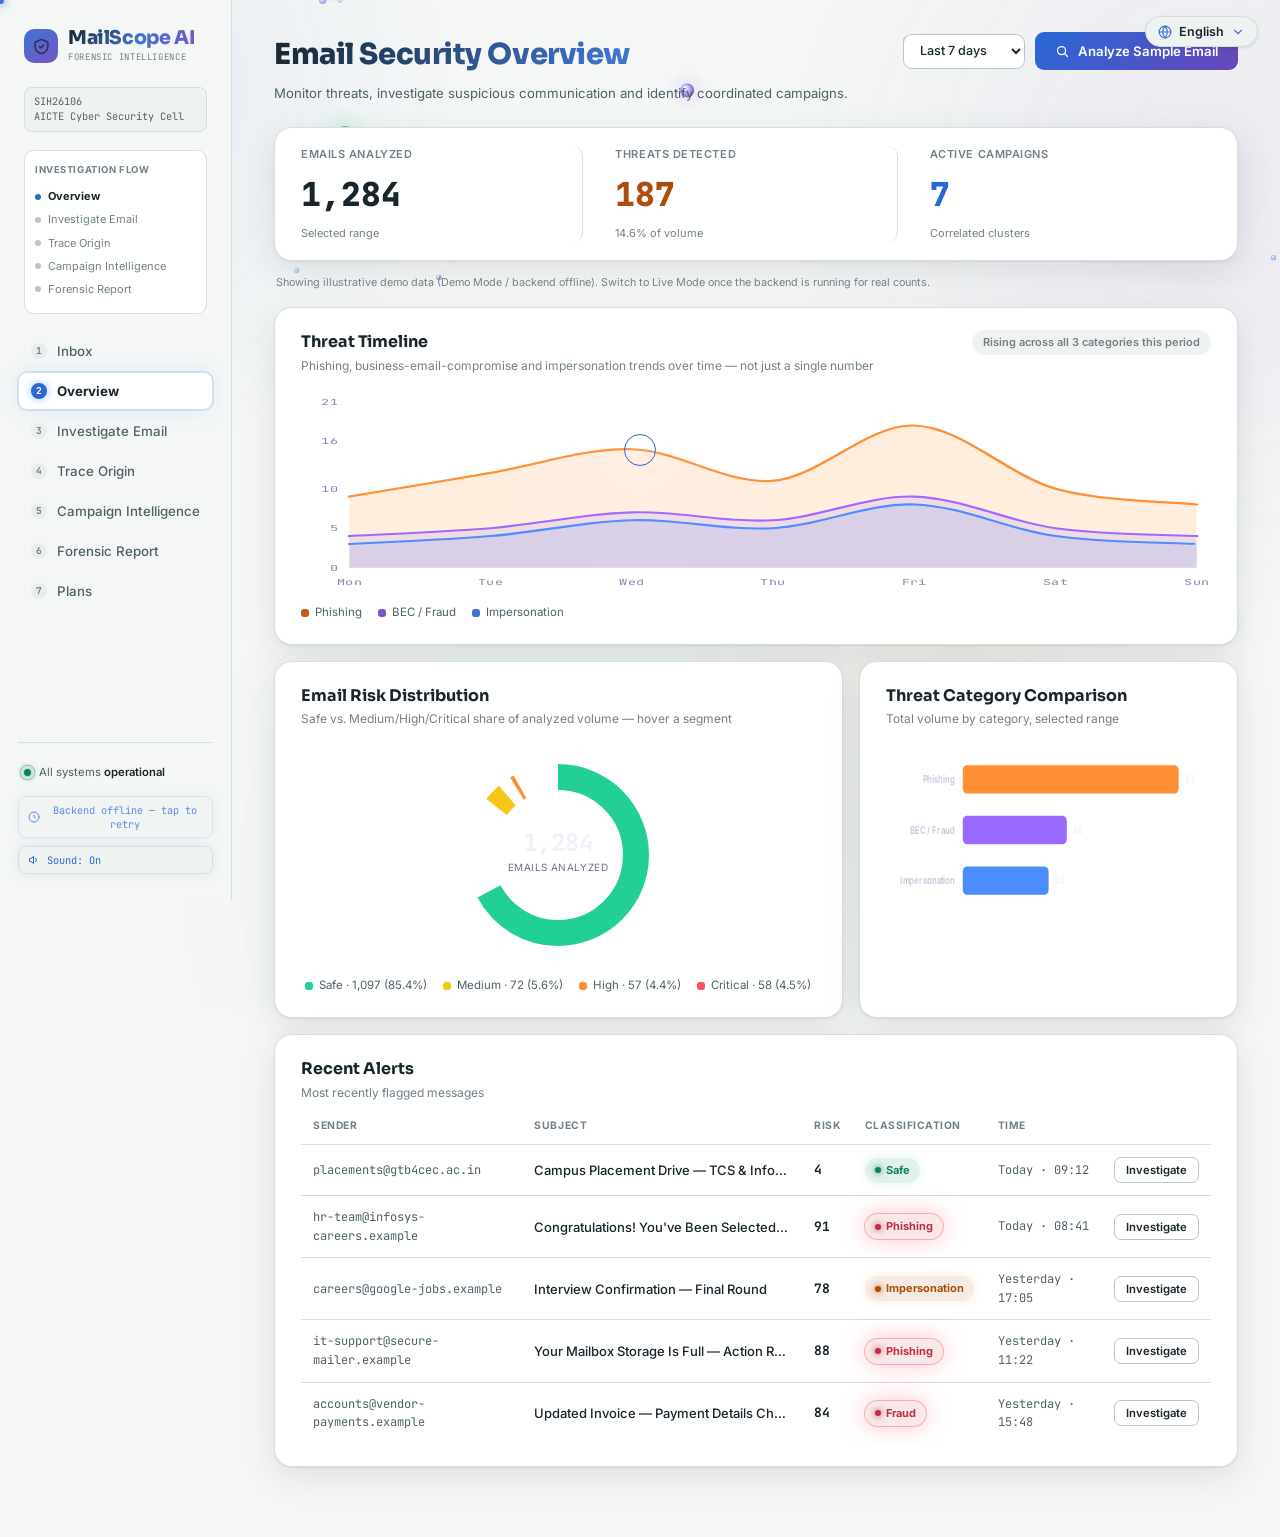
<file: index.html>
<!DOCTYPE html>
<html lang="en">
<head>
    <meta charset="UTF-8">
    <meta name="viewport" content="width=device-width, initial-scale=1.0">
    <title>MailScope AI</title>

    <meta http-equiv="refresh"
          content="0; url=frontend/mailscope-ai-v5.html">
</head>

<body>
    <p>
        Loading MailScope AI...
        <a href="frontend/mailscope-ai-v5.html">
            Open MailScope AI
        </a>
    </p>
</body>
</html>
</file>
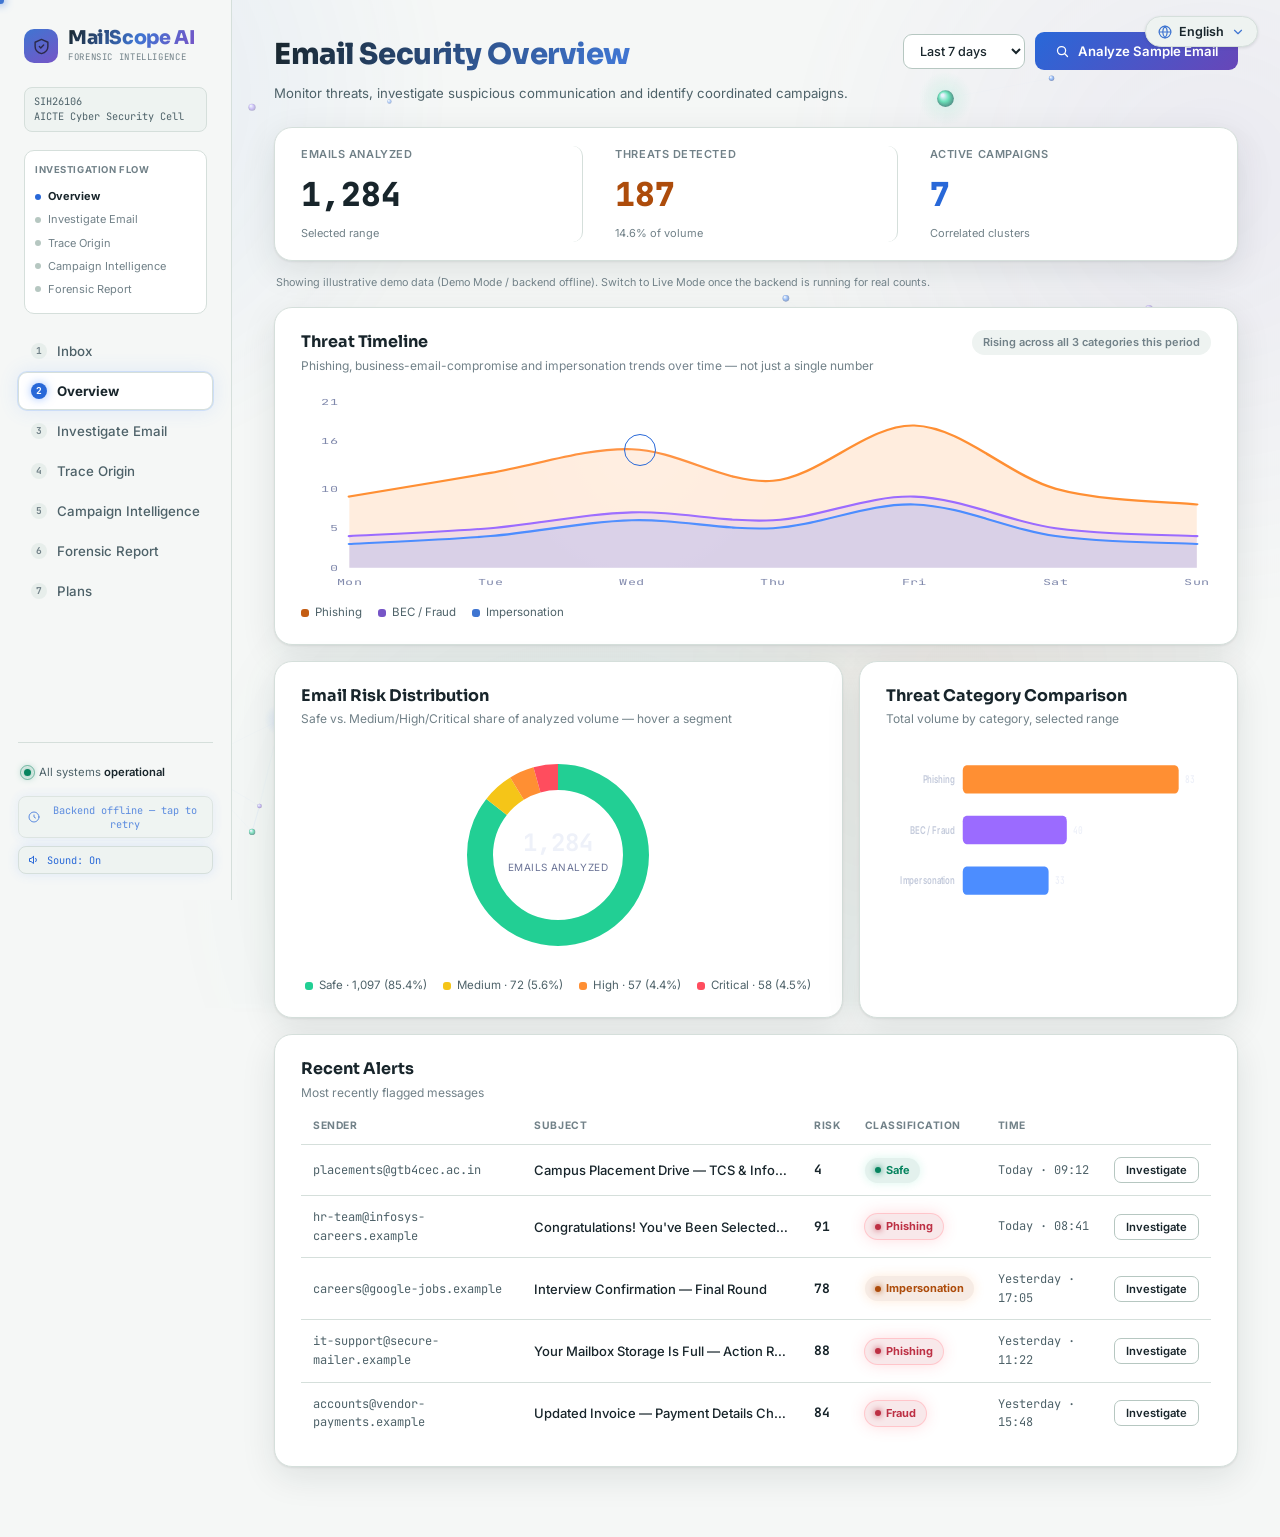
<file: frontend/mailscope-ai-v5.html>
<!DOCTYPE html>
<html lang="en">
<head>
<meta charset="UTF-8">
<meta name="viewport" content="width=device-width, initial-scale=1.0">
<title>MailScope AI — Email Threat Detection &amp; Forensic Intelligence</title>
<link rel="preconnect" href="https://fonts.googleapis.com">
<link rel="preconnect" href="https://fonts.gstatic.com" crossorigin>
<link href="https://fonts.googleapis.com/css2?family=Inter:wght@400;500;600;700;800&family=Sora:wght@500;600;700;800&family=JetBrains+Mono:wght@400;500;600;700&display=swap" rel="stylesheet">
<style>
:root{
  --bg:#f5f7f6; --surface:#ffffff; --surface-soft:#eef3f1; --surface-sunken:#e7eeeb;
  --border:#d5dfdb; --border-strong:#b6c7c1;
  --text:#18252b; --text-secondary:#4e6269; --text-tertiary:#718188;

  --blue:#3f75d1; --blue-deep:#2868d8; --blue-bg:rgba(40,104,216,0.11);
  --lavender:#7655c7; --lavender-deep:#6846b8; --lavender-bg:rgba(104,70,184,0.11);
  --mint:#0b9b70; --mint-deep:#07845f; --mint-bg:rgba(7,132,95,0.11);
  --peach:#c45d13; --peach-deep:#ad4c0b; --peach-bg:rgba(173,76,11,0.11);
  --yellow:#a27600; --yellow-deep:#8b6500; --yellow-bg:rgba(139,101,0,0.12);
  --terracotta:#cc4052; --terracotta-deep:#bd3044; --terracotta-bg:rgba(189,48,68,0.11);

  --radius-sm:9px; --radius-md:14px; --radius-lg:18px;
  --shadow:0 1px 2px rgba(24,37,43,0.08), 0 10px 34px rgba(24,37,43,0.10);
  --shadow-sm:0 1px 3px rgba(24,37,43,0.12);
  --font-display:'Sora',sans-serif;
}
*{box-sizing:border-box;}
html,body{margin:0;padding:0;}
body{background:var(--bg);color:var(--text);font-family:'Inter',-apple-system,sans-serif;font-size:14px;line-height:1.55;-webkit-font-smoothing:antialiased;}
h1,h2,h3,h4{margin:0;letter-spacing:-0.012em;}
.mono{font-family:'JetBrains Mono',monospace;}
button{font-family:inherit;cursor:pointer;}
a{color:inherit;}
::selection{background:var(--blue-bg);}
@media (prefers-reduced-motion: reduce){*{animation-duration:.001ms !important;transition-duration:.001ms !important;}}

.app{display:flex;min-height:100vh;}
.sidebar{width:232px;flex-shrink:0;background:var(--bg);border-right:1px solid var(--border);display:flex;flex-direction:column;padding:26px 18px;position:sticky;top:0;height:100vh;}
.brand{display:flex;align-items:center;gap:10px;padding:2px 6px 22px;}
.brand-mark{width:34px;height:34px;border-radius:10px;background:linear-gradient(150deg,var(--blue),var(--lavender));display:flex;align-items:center;justify-content:center;flex-shrink:0;}
.brand-mark svg{width:17px;height:17px;stroke:#2c2a4a;}
.brand-name{font-size:16px;font-weight:800;line-height:1.1;letter-spacing:-0.02em;}
.brand-tag{font-family:'JetBrains Mono',monospace;font-size:9px;letter-spacing:0.07em;color:var(--text-tertiary);text-transform:uppercase;margin-top:2px;}
.sih-badge{margin:0 6px 18px;font-size:10.3px;font-family:'JetBrains Mono',monospace;color:var(--text-secondary);background:var(--surface-soft);border:1px solid var(--border);padding:6px 9px;border-radius:8px;line-height:1.5;}

.flow-strip{margin:0 6px 18px;padding:12px 10px;background:var(--surface);border:1px solid var(--border);border-radius:10px;}
.flow-strip .fs-title{font-size:9.5px;text-transform:uppercase;letter-spacing:.06em;color:var(--text-tertiary);font-weight:700;margin-bottom:8px;}
.flow-step{display:flex;align-items:center;gap:7px;font-size:11px;color:var(--text-tertiary);padding:3px 0;}
.flow-step .fs-dot{width:6px;height:6px;border-radius:50%;background:var(--border-strong);flex-shrink:0;}
.flow-step.done{color:var(--text-secondary);}
.flow-step.done .fs-dot{background:var(--mint-deep);}
.flow-step.current{color:var(--text);font-weight:700;}
.flow-step.current .fs-dot{background:var(--blue-deep);}

.nav{display:flex;flex-direction:column;gap:2px;}
.nav-item{display:flex;align-items:center;gap:10px;padding:10px 12px;border-radius:var(--radius-sm);border:1px solid transparent;background:transparent;color:var(--text-secondary);font-size:13.3px;font-weight:500;text-align:left;width:100%;transition:background .12s,color .12s;}
.nav-item svg{width:16px;height:16px;flex-shrink:0;opacity:.7;}
.nav-item:hover{background:var(--surface-soft);color:var(--text);}
.nav-item.active{background:var(--surface);color:var(--text);border-color:var(--border);box-shadow:var(--shadow-sm);font-weight:700;}
.nav-item.active svg{opacity:1;}
.nav-num{width:16px;height:16px;border-radius:50%;background:var(--surface-sunken);color:var(--text-tertiary);font-size:9.5px;font-weight:700;display:flex;align-items:center;justify-content:center;flex-shrink:0;font-family:'JetBrains Mono',monospace;}
.nav-item.active .nav-num{background:var(--blue-deep);color:#fff;}

.sidebar-footer{margin-top:auto;padding-top:16px;border-top:1px solid var(--border);}
.status-row{display:flex;align-items:center;gap:8px;padding:5px 6px;}
.status-dot{width:7px;height:7px;border-radius:50%;background:var(--mint-deep);position:relative;flex-shrink:0;}
.status-dot::after{content:'';position:absolute;inset:-4px;border-radius:50%;border:1px solid var(--mint-deep);opacity:.5;animation:pulse 2.4s ease-out infinite;}
@keyframes pulse{0%{transform:scale(.6);opacity:.6;}100%{transform:scale(1.7);opacity:0;}}
.status-text{font-size:11.3px;color:var(--text-secondary);}
.status-text strong{color:var(--text);font-weight:600;}
.demo-pill{display:flex;align-items:center;gap:7px;margin-top:10px;font-size:10.3px;font-family:'JetBrains Mono',monospace;color:var(--blue-deep);background:var(--blue-bg);border:1px solid var(--border);padding:6px 9px;border-radius:8px;}
.demo-pill svg{width:12px;height:12px;flex-shrink:0;}

.main{flex:1;min-width:0;padding:32px 42px 70px;max-width:1360px;}
.topbar{display:flex;align-items:flex-start;justify-content:space-between;gap:20px;margin-bottom:24px;flex-wrap:wrap;}
.topbar h1{font-size:21px;font-weight:800;}
.topbar p{margin:6px 0 0;color:var(--text-secondary);font-size:13.2px;max-width:600px;}
.crumb{font-size:11px;color:var(--text-tertiary);text-transform:uppercase;letter-spacing:.06em;font-weight:700;margin-bottom:6px;}
.crumb a{text-decoration:underline;cursor:pointer;}
.topbar-controls{display:flex;gap:10px;align-items:center;flex-wrap:wrap;}

.card{background:var(--surface);border:1px solid var(--border);border-radius:var(--radius-lg);box-shadow:var(--shadow);}
.section-title{font-size:14.5px;font-weight:700;}
.section-sub{font-size:12px;color:var(--text-tertiary);margin-top:2px;}

/* slim stat strip instead of heavy KPI cards */
.stat-strip{display:flex;background:var(--surface);border:1px solid var(--border);border-radius:var(--radius-lg);box-shadow:var(--shadow);padding:18px 26px;margin-bottom:20px;flex-wrap:wrap;gap:10px;}
.stat-item{flex:1;min-width:150px;padding:0 22px;border-right:1px solid var(--border);}
.stat-item:last-child{border-right:none;}
.stat-item:first-child{padding-left:0;}
.stat-label{font-size:11px;text-transform:uppercase;letter-spacing:.05em;color:var(--text-tertiary);font-weight:600;}
.stat-value{font-size:24px;font-weight:800;margin-top:6px;font-family:'JetBrains Mono',monospace;}
.stat-sub{font-size:11px;color:var(--text-tertiary);margin-top:4px;}

.select-input{font-family:inherit;font-size:12.6px;padding:8px 12px;border-radius:var(--radius-sm);border:1px solid var(--border-strong);background:var(--surface);color:var(--text);font-weight:500;}

.row-2col{display:grid;grid-template-columns:1.5fr 1fr;gap:16px;margin-bottom:16px;align-items:stretch;}
.section-card{padding:22px 26px;}
.section-head{display:flex;align-items:flex-start;justify-content:space-between;margin-bottom:16px;gap:10px;}
.legend-row{display:flex;gap:16px;flex-wrap:wrap;margin-top:12px;}
.legend-item{display:flex;align-items:center;gap:6px;font-size:11.5px;color:var(--text-secondary);}
.legend-dot{width:8px;height:8px;border-radius:3px;}
.chip-insight{font-size:11px;color:var(--text-tertiary);background:var(--surface-soft);border-radius:100px;padding:4px 11px;font-weight:600;}

/* table */
.table-wrap{overflow-x:auto;}
table{width:100%;border-collapse:collapse;font-size:13px;}
thead th{text-align:left;font-size:10.3px;text-transform:uppercase;letter-spacing:.05em;color:var(--text-tertiary);font-weight:700;padding:0 12px 10px;border-bottom:1px solid var(--border);white-space:nowrap;}
tbody td{padding:12px;border-bottom:1px solid var(--border);vertical-align:middle;}
tbody tr:last-child td{border-bottom:none;}
tbody tr.clickable{cursor:pointer;}
tbody tr.clickable:hover{background:var(--surface-soft);}
td.mono-cell{font-family:'JetBrains Mono',monospace;font-size:12px;color:var(--text-secondary);}
td.subject-cell{max-width:280px;overflow:hidden;text-overflow:ellipsis;white-space:nowrap;font-weight:500;}
td.score-cell{font-family:'JetBrains Mono',monospace;font-weight:700;}

.badge{display:inline-flex;align-items:center;gap:5px;padding:4px 10px;border-radius:100px;font-size:11px;font-weight:700;white-space:nowrap;}
.badge::before{content:'';width:6px;height:6px;border-radius:50%;flex-shrink:0;}
.b-safe{background:var(--mint-bg);color:var(--mint-deep);} .b-safe::before{background:var(--mint-deep);}
.b-medium{background:var(--yellow-bg);color:var(--yellow-deep);} .b-medium::before{background:var(--yellow-deep);}
.b-high{background:var(--peach-bg);color:var(--peach-deep);} .b-high::before{background:var(--peach-deep);}
.b-critical{background:var(--terracotta-bg);color:var(--terracotta-deep);} .b-critical::before{background:var(--terracotta-deep);}
.b-neutral{background:var(--surface-soft);color:var(--text-secondary);}.b-neutral::before{background:var(--text-tertiary);}

.btn-primary{background:var(--blue-deep);color:#fff;border:none;padding:11px 20px;border-radius:var(--radius-sm);font-size:13.2px;font-weight:600;display:inline-flex;align-items:center;gap:8px;transition:background .12s,transform .08s;}
.btn-primary:hover{background:#4d7290;}
.btn-primary:active{transform:scale(.98);}
.btn-primary:disabled{opacity:.5;cursor:default;}
.btn-primary svg{width:15px;height:15px;}
.btn-ghost{background:transparent;border:1px solid var(--border-strong);color:var(--text);padding:9px 16px;border-radius:var(--radius-sm);font-size:12.6px;font-weight:600;transition:background .12s,border-color .12s;}
.btn-ghost:hover{background:var(--surface-soft);border-color:var(--text-tertiary);}
.btn-ghost svg{width:14px;height:14px;}
.btn-sm{padding:5px 11px;font-size:11.3px;border-radius:7px;}

/* Investigate page */
.dropzone{border:1.5px dashed var(--border-strong);border-radius:var(--radius-md);padding:34px 20px;text-align:center;background:var(--surface-soft);cursor:pointer;transition:border-color .15s,background .15s;}
.dropzone.dragover{border-color:var(--blue-deep);background:var(--blue-bg);}
.dropzone svg{width:24px;height:24px;color:var(--text-tertiary);margin-bottom:10px;}
.dropzone-title{font-size:13.6px;font-weight:700;}
.dropzone-sub{font-size:11.8px;color:var(--text-tertiary);margin-top:4px;}
.dropzone input[type=file]{display:none;}
.divider-or{display:flex;align-items:center;gap:12px;margin:18px 0;color:var(--text-tertiary);font-size:11px;font-weight:600;text-transform:uppercase;letter-spacing:.05em;}
.divider-or::before,.divider-or::after{content:'';flex:1;height:1px;background:var(--border);}
.sample-btn-row{display:flex;gap:10px;flex-wrap:wrap;}
.scenario-row{display:flex;align-items:center;gap:12px;margin-top:16px;padding-top:16px;border-top:1px solid var(--border);flex-wrap:wrap;}
.paste-block{margin-top:18px;}
.paste-label{display:block;font-size:12.6px;font-weight:700;color:var(--text);margin-bottom:8px;}
.paste-textarea{width:100%;min-height:150px;resize:vertical;font-family:inherit;font-size:12.8px;line-height:1.55;padding:12px 14px;border-radius:var(--radius-sm);border:1px solid var(--border-strong);background:var(--surface);color:var(--text);transition:border-color .15s ease, box-shadow .2s ease;}
.paste-textarea:focus{outline:none;border-color:var(--blue-deep);box-shadow:0 0 0 3px var(--blue-bg);}
.paste-textarea::placeholder{color:var(--text-tertiary);}
.paste-helper{display:flex;align-items:flex-start;gap:7px;font-size:11.3px;color:var(--text-tertiary);margin-top:9px;line-height:1.5;}
.paste-helper svg{width:13px;height:13px;flex-shrink:0;margin-top:1.5px;color:var(--text-tertiary);}
.paste-actions{margin-top:14px;display:flex;align-items:center;gap:12px;flex-wrap:wrap;}
.demo-divider{margin-top:20px;padding-top:16px;border-top:1px solid var(--border);font-size:10.8px;font-weight:700;letter-spacing:.05em;text-transform:uppercase;color:var(--text-tertiary);margin-bottom:10px;}
.file-chip{display:flex;align-items:center;gap:10px;margin-top:14px;padding:10px 14px;background:var(--surface-soft);border:1px solid var(--border);border-radius:var(--radius-sm);}
.file-chip svg{width:16px;height:16px;color:var(--blue-deep);flex-shrink:0;}
.file-chip-name{font-size:12.3px;font-weight:600;flex:1;}

.pipeline{padding:24px 28px;}
.pipeline-step{display:flex;align-items:center;gap:12px;padding:9px 0;opacity:.35;transition:opacity .25s;}
.pipeline-step.active,.pipeline-step.done{opacity:1;}
.step-dot{width:22px;height:22px;border-radius:50%;border:1.5px solid var(--border-strong);display:flex;align-items:center;justify-content:center;flex-shrink:0;background:var(--surface);}
.pipeline-step.done .step-dot{background:var(--mint-deep);border-color:var(--mint-deep);}
.pipeline-step.done .step-dot svg{width:12px;height:12px;stroke:#fff;}
.pipeline-step.active .step-dot{border-color:var(--blue-deep);}
.step-label{font-size:13.3px;font-weight:500;color:var(--text-secondary);}
.pipeline-step.done .step-label,.pipeline-step.active .step-label{color:var(--text);font-weight:600;}

/* Investigation layout: preview left / score right */
.invest-grid{display:grid;grid-template-columns:1.15fr 0.85fr;gap:16px;margin-top:20px;margin-bottom:16px;align-items:start;}
.email-preview{padding:0;overflow:hidden;}
.email-preview-head{padding:20px 22px;border-bottom:1px solid var(--border);display:flex;gap:12px;align-items:flex-start;}
.avatar{width:38px;height:38px;border-radius:50%;background:var(--lavender-bg);color:var(--lavender-deep);display:flex;align-items:center;justify-content:center;font-weight:700;font-size:14px;flex-shrink:0;}
.email-preview-meta{flex:1;min-width:0;}
.email-preview-subject{font-size:14.5px;font-weight:700;line-height:1.35;}
.email-preview-sender{font-size:12.3px;color:var(--text-secondary);margin-top:3px;}
.email-preview-time{font-size:11px;color:var(--text-tertiary);margin-top:2px;font-family:'JetBrains Mono',monospace;}
.email-preview-body{padding:20px 22px;font-size:13.2px;line-height:1.75;white-space:pre-wrap;color:var(--text);}
.email-preview-body mark{background:var(--peach-bg);color:var(--terracotta-deep);padding:0 2px;border-radius:3px;font-weight:600;}

.score-card{padding:26px;display:flex;flex-direction:column;align-items:center;text-align:center;}
.score-eyebrow{font-size:10.3px;text-transform:uppercase;letter-spacing:.08em;color:var(--text-tertiary);font-weight:700;}
.score-value{font-family:'JetBrains Mono',monospace;font-size:44px;font-weight:700;line-height:1;margin-top:8px;}
.score-value span{font-size:17px;color:var(--text-tertiary);font-weight:500;}
.score-bar{width:100%;height:8px;background:var(--surface-sunken);border-radius:100px;margin-top:14px;overflow:hidden;}
.score-bar-fill{height:100%;border-radius:100px;transition:width .6s ease;}
.score-band-label{margin-top:12px;padding:6px 16px;font-size:12.3px;}
.score-meta{display:flex;gap:20px;margin-top:16px;}
.score-meta div{text-align:center;}
.score-meta .k{font-size:9.5px;text-transform:uppercase;color:var(--text-tertiary);letter-spacing:.05em;font-weight:600;}
.score-meta .v{font-size:13.5px;font-weight:700;margin-top:3px;}

/* Risk explanation table */
.risk-explain-card{padding:24px 26px;margin-bottom:16px;}
.risk-explain-head{display:flex;justify-content:space-between;align-items:baseline;flex-wrap:wrap;gap:8px;}
.risk-explain-head h3{font-size:16px;font-weight:800;}
.risk-explain-why{font-size:12px;color:var(--text-tertiary);font-weight:700;text-transform:uppercase;letter-spacing:.05em;margin-top:14px;margin-bottom:8px;}
.signal-table td{padding:11px 12px;}
.signal-table .sig-name{font-weight:500;}
.signal-bar-track{width:100%;height:5px;background:var(--surface-sunken);border-radius:100px;margin-top:6px;overflow:hidden;}
.signal-bar-fill{height:100%;border-radius:100px;background:var(--blue-deep);}
.contribution-val{font-family:'JetBrains Mono',monospace;font-weight:700;text-align:right;}
.factor-total-row td{border-top:1.5px solid var(--border-strong);font-weight:800;padding-top:14px;}
.prototype-note{font-size:11px;color:var(--text-tertiary);margin-top:12px;font-style:italic;}

/* collapsible sections */
.collapsible-head{display:flex;align-items:center;justify-content:space-between;cursor:pointer;user-select:none;}
.collapsible-chevron{width:16px;height:16px;color:var(--text-tertiary);transition:transform .18s;flex-shrink:0;}
.collapsible.collapsed .collapsible-chevron{transform:rotate(-90deg);}
.collapsible-body{margin-top:14px;}
.collapsible.collapsed .collapsible-body{display:none;}

.meta-row{display:flex;padding:9px 0;border-bottom:1px solid var(--border);font-size:12.7px;gap:16px;}
.meta-row:last-child{border-bottom:none;}
.meta-key{width:130px;flex-shrink:0;color:var(--text-tertiary);text-transform:uppercase;font-size:10px;letter-spacing:.05em;font-weight:700;padding-top:2px;}
.meta-val{font-family:'JetBrains Mono',monospace;color:var(--text);word-break:break-word;}

.auth-chips{display:flex;gap:8px;margin-top:8px;flex-wrap:wrap;}
.auth-chip{display:flex;align-items:center;gap:6px;padding:8px 13px;border-radius:var(--radius-sm);font-size:11.8px;font-weight:700;cursor:help;}
.auth-chip svg{width:13px;height:13px;}
.auth-pass{color:var(--mint-deep);background:var(--mint-bg);}
.auth-fail{color:var(--terracotta-deep);background:var(--terracotta-bg);}
.auth-explain{font-size:11.5px;color:var(--text-tertiary);margin-top:10px;line-height:1.5;}

.disclaimer{display:flex;gap:10px;margin-top:14px;padding:12px 14px;background:var(--yellow-bg);border-radius:var(--radius-sm);font-size:11.6px;color:#5f4c14;line-height:1.5;}
.disclaimer svg{width:15px;height:15px;flex-shrink:0;margin-top:1px;color:var(--yellow-deep);}
.url-reason-list{list-style:none;padding:0;margin:4px 0 0;font-size:11.6px;color:var(--text-secondary);}
.url-reason-list li{padding:1px 0;}

/* Journey / flow visualization */
.journey-strip{display:flex;align-items:flex-start;gap:0;overflow-x:auto;padding:24px 6px 8px;}
.journey-node{display:flex;flex-direction:column;align-items:center;flex-shrink:0;width:150px;text-align:center;cursor:pointer;}
.journey-icon{width:52px;height:52px;border-radius:16px;display:flex;align-items:center;justify-content:center;box-shadow:var(--shadow-sm);transition:transform .12s;}
.journey-node:hover .journey-icon{transform:translateY(-2px);}
.journey-icon svg{width:22px;height:22px;}
.journey-name{font-size:12.6px;font-weight:700;margin-top:10px;}
.journey-sub{font-size:11px;color:var(--text-tertiary);margin-top:2px;font-family:'JetBrains Mono',monospace;}
.journey-arrow{flex:1;min-width:26px;height:2px;background:repeating-linear-gradient(90deg,var(--border-strong) 0 6px,transparent 6px 12px);position:relative;top:26px;}

/* relationship graph + campaign clusters */
.graph-wrap{display:grid;grid-template-columns:1fr 300px;gap:16px;}
.graph-svg-holder{padding:10px;min-height:360px;}
.node-panel{padding:22px;}
.graph-node{cursor:pointer;}
.graph-node.selected circle{stroke:var(--blue-deep);stroke-width:3;}
.graph-label{font-size:11px;font-weight:600;fill:var(--text);font-family:'Inter',sans-serif;}

/* geo intel */
.geo-grid{display:grid;grid-template-columns:1.3fr 1fr;gap:16px;}
.map-holder{padding:16px;position:relative;}
.map-pin{cursor:pointer;}
.map-pin-pulse{animation:mappulse 2.2s ease-out infinite;}
@keyframes mappulse{0%{r:5;opacity:.55;}100%{r:16;opacity:0;}}
.geo-detail-row{display:flex;justify-content:space-between;padding:9px 0;border-bottom:1px solid var(--border);font-size:12.6px;}
.geo-detail-row:last-child{border-bottom:none;}
.geo-detail-row .k{color:var(--text-tertiary);font-weight:600;}
.geo-detail-row .v{font-weight:600;text-align:right;}

/* ---------------- INVESTIGATION MAP (Trace Origin redesign) ---------------- */
.origin-map-grid{display:grid;grid-template-columns:1.7fr 1fr;gap:16px;align-items:start;}
.map-card{position:relative;padding:0;overflow:hidden;}
.map-card-head{display:flex;align-items:center;justify-content:space-between;padding:14px 18px;border-bottom:1px solid var(--border);}
.map-card-title{display:flex;align-items:center;gap:8px;font-size:12.5px;font-weight:700;letter-spacing:.03em;text-transform:uppercase;color:var(--text-secondary);}
.map-card-title svg{width:15px;height:15px;color:var(--blue-deep);}
.map-fullscreen-btn{display:flex;align-items:center;gap:6px;font-size:11.5px;font-weight:600;color:var(--text-secondary);background:var(--surface-soft);border:1px solid var(--border);border-radius:999px;padding:6px 12px;cursor:pointer;transition:border-color .15s ease,color .15s ease;}
.map-fullscreen-btn:hover{border-color:var(--border-strong);color:var(--text);}
.map-fullscreen-btn svg{width:13px;height:13px;}
.map-canvas-wrap{position:relative;background:radial-gradient(ellipse at 30% 20%, rgba(40,104,216,0.08), transparent 60%), var(--surface-sunken);min-height:420px;}
.map-canvas-wrap svg{display:block;width:100%;height:auto;}
:fullscreen .map-card{border-radius:0;height:100vh;display:flex;flex-direction:column;}
:fullscreen .map-canvas-wrap{flex:1;min-height:0;}
:fullscreen .map-canvas-wrap svg{height:100%;}
.map-legend-badge{position:absolute;bottom:14px;left:14px;display:flex;align-items:center;gap:8px;background:rgba(255,255,255,0.88);border:1px solid var(--border);border-radius:var(--radius-sm);padding:8px 12px;font-size:10.8px;color:var(--text-tertiary);}
.map-scale-badge{position:absolute;bottom:14px;left:14px;}
.evidence-panel-card{padding:16px 18px;margin-bottom:14px;}
.evidence-panel-title{display:flex;align-items:center;gap:8px;font-size:12.8px;font-weight:700;color:var(--text);margin-bottom:12px;}
.evidence-panel-title svg{width:15px;height:15px;color:var(--blue-deep);}
.evidence-row{display:flex;align-items:center;justify-content:space-between;padding:8px 0;border-bottom:1px solid var(--border);font-size:12px;gap:10px;}
.evidence-row:last-child{border-bottom:none;}
.evidence-row .k{display:flex;align-items:center;gap:6px;color:var(--text-tertiary);font-weight:600;}
.evidence-row .k svg{width:13px;height:13px;flex-shrink:0;}
.evidence-row .v{font-weight:700;text-align:right;color:var(--text);}
.evidence-row .v.mono{font-family:'JetBrains Mono',monospace;}
.confidence-dot{display:inline-block;width:7px;height:7px;border-radius:50%;margin-right:5px;}
.infer-list{list-style:none;display:flex;flex-direction:column;gap:9px;}
.infer-list li{display:flex;align-items:center;gap:8px;font-size:12.3px;color:var(--text-secondary);}
.infer-list svg{width:14px;height:14px;color:var(--mint-deep);flex-shrink:0;}
.attribution-warn{border:1px solid var(--terracotta-deep);background:rgba(224,90,63,0.08);border-radius:var(--radius-sm);padding:12px 14px;display:flex;gap:10px;}
.attribution-warn svg{width:16px;height:16px;color:var(--terracotta-deep);flex-shrink:0;margin-top:1px;}
.attribution-warn .t{font-size:11.8px;font-weight:700;color:var(--terracotta-deep);margin-bottom:3px;}
.attribution-warn .d{font-size:11.3px;color:var(--text-secondary);line-height:1.5;}
.trace-banner{position:absolute;bottom:14px;left:50%;transform:translateX(-50%);display:flex;align-items:center;gap:10px;background:rgba(255,255,255,0.94);border:1px solid var(--terracotta-deep);border-radius:var(--radius-sm);padding:10px 16px;max-width:calc(100% - 220px);}
.trace-banner svg{width:16px;height:16px;color:var(--terracotta-deep);flex-shrink:0;}
.trace-banner .t{font-size:11.5px;font-weight:700;color:var(--text);}
.trace-banner .d{font-size:10.8px;color:var(--text-tertiary);}
.timeline-strip-wrap{display:grid;grid-template-columns:1fr 260px;gap:16px;margin-top:16px;}
.forensic-timeline{display:flex;align-items:stretch;gap:0;overflow-x:auto;padding:4px 2px;}
.ft-step{display:flex;align-items:flex-start;gap:10px;min-width:190px;padding:12px 14px;cursor:pointer;border-radius:var(--radius-sm);transition:background .15s ease;}
.ft-step:hover{background:var(--surface-soft);}
.tl-source-badge{display:inline-block;font-size:9px;font-weight:700;letter-spacing:.04em;text-transform:uppercase;padding:2px 7px;border-radius:999px;margin-top:4px;}
.tl-source-email_header{background:var(--blue-bg);color:var(--blue-deep);}
.tl-source-analysis{background:var(--lavender-bg, rgba(155,107,255,0.12));color:var(--lavender-deep, #9b6bff);}
.tl-source-enrichment{background:var(--mint-bg);color:var(--mint-deep);}
.tl-reliability-dot{display:inline-block;width:6px;height:6px;border-radius:50%;margin-right:4px;}
.ft-icon{width:34px;height:34px;border-radius:50%;display:flex;align-items:center;justify-content:center;background:var(--blue-bg);color:var(--blue-deep);flex-shrink:0;}
.ft-icon svg{width:16px;height:16px;}
.ft-title{font-size:12px;font-weight:700;color:var(--text);}
.ft-detail{font-size:10.8px;color:var(--text-tertiary);line-height:1.5;margin-top:2px;}
.ft-time{font-size:10px;color:var(--blue-deep);font-weight:600;margin-top:3px;}
.ft-arrow{align-self:center;color:var(--text-tertiary);flex-shrink:0;padding:0 2px;}
.status-mini-card{padding:16px 18px;}
.status-mini-row{display:flex;justify-content:space-between;align-items:center;padding:8px 0;border-bottom:1px solid var(--border);font-size:12px;}
.status-mini-row:last-child{border-bottom:none;}
.status-mini-row .k{color:var(--text-tertiary);}
.status-mini-row .v{font-weight:700;}
@media (max-width:900px){
  .origin-map-grid{grid-template-columns:1fr;}
  .timeline-strip-wrap{grid-template-columns:1fr;}
}

/* ---------------- INBOX + INSTANT FORENSIC SNAPSHOT ---------------- */
.inbox-toolbar{display:flex;align-items:center;gap:10px;margin-bottom:14px;}
.inbox-search{flex:1;font-family:inherit;font-size:12.8px;padding:9px 14px;border-radius:999px;border:1px solid var(--border-strong);background:var(--surface);color:var(--text);}
.inbox-tabs{display:flex;gap:6px;margin-bottom:10px;}
.inbox-tab{font-size:11.5px;font-weight:700;padding:6px 14px;border-radius:999px;background:var(--surface-soft);border:1px solid var(--border);color:var(--text-tertiary);}
.inbox-tab.active{background:var(--blue-bg);color:var(--blue-deep);border-color:var(--blue-deep);}
.inbox-list{display:flex;flex-direction:column;}
.inbox-row{display:flex;align-items:center;gap:12px;padding:14px 16px;border-bottom:1px solid var(--border);cursor:pointer;position:relative;transition:background .12s ease;}
.inbox-row:last-child{border-bottom:none;}
.inbox-row:hover, .inbox-row:focus-visible{background:var(--surface-soft);}
.inbox-row:focus-visible{outline:2px solid var(--blue-deep);outline-offset:-2px;}
.inbox-dot{width:8px;height:8px;border-radius:50%;background:var(--blue-deep);flex-shrink:0;}
.inbox-avatar{width:36px;height:36px;border-radius:50%;background:var(--lavender-bg);color:var(--lavender-deep);display:flex;align-items:center;justify-content:center;font-weight:700;font-size:13px;flex-shrink:0;}
.inbox-body{flex:1;min-width:0;}
.inbox-sender{font-size:13px;font-weight:700;color:var(--text);}
.inbox-subject{font-size:12.4px;color:var(--text-secondary);white-space:nowrap;overflow:hidden;text-overflow:ellipsis;}
.inbox-time{font-size:11px;color:var(--text-tertiary);flex-shrink:0;}
.inbox-shield-btn{width:26px;height:26px;border-radius:50%;display:flex;align-items:center;justify-content:center;color:var(--text-tertiary);background:transparent;border:1px solid transparent;flex-shrink:0;opacity:0;transition:opacity .12s ease,color .12s ease,border-color .12s ease;}
.inbox-row:hover .inbox-shield-btn, .inbox-row:focus-visible .inbox-shield-btn{opacity:1;}
.inbox-shield-btn:hover, .inbox-shield-btn:focus-visible{color:var(--blue-deep);border-color:var(--blue-deep);}
.inbox-shield-btn svg{width:14px;height:14px;}
.inbox-mobile-hint{display:none;font-size:10.5px;color:var(--text-tertiary);margin-left:auto;}

#snapshot-card{position:fixed;z-index:600;width:328px;max-width:calc(100vw - 24px);max-height:calc(100vh - 24px);overflow-y:auto;background:rgba(255,255,255,0.98);border:1px solid var(--border-strong);border-radius:var(--radius-md);box-shadow:0 12px 40px rgba(24,37,43,0.18),0 0 0 1px rgba(40,104,216,0.08);padding:16px 18px;opacity:0;visibility:hidden;transform:translateY(-6px) scale(0.98);transition:opacity .14s ease,transform .16s cubic-bezier(.2,.9,.3,1.2),visibility .14s;}
#snapshot-card.show{opacity:1;visibility:visible;transform:translateY(0) scale(1);}
.snap-head{display:flex;align-items:center;justify-content:space-between;margin-bottom:10px;}
.snap-title{display:flex;align-items:center;gap:7px;font-size:11px;font-weight:700;letter-spacing:.04em;text-transform:uppercase;color:var(--text-tertiary);}
.snap-title svg{width:14px;height:14px;color:var(--blue-deep);}
.snap-close{width:20px;height:20px;color:var(--text-tertiary);cursor:pointer;}
.snap-risk-row{display:flex;align-items:baseline;justify-content:space-between;margin-bottom:4px;}
.snap-risk-band{font-size:13px;font-weight:800;display:flex;align-items:center;gap:6px;}
.snap-risk-score{font-family:'JetBrains Mono',monospace;font-weight:800;font-size:15px;}
.snap-classification{font-size:12.5px;color:var(--text-secondary);margin-bottom:10px;}
.snap-section{margin-top:10px;padding-top:10px;border-top:1px solid var(--border);}
.snap-section-title{font-size:10px;font-weight:700;letter-spacing:.04em;text-transform:uppercase;color:var(--text-tertiary);margin-bottom:6px;}
.snap-evidence-item{font-size:11.8px;color:var(--text-secondary);line-height:1.5;padding-left:12px;position:relative;margin-bottom:3px;}
.snap-evidence-item::before{content:'•';position:absolute;left:0;color:var(--blue-deep);}
.snap-auth-row{display:flex;justify-content:space-between;font-size:11.8px;padding:3px 0;}
.snap-auth-row .v{font-weight:700;font-family:'JetBrains Mono',monospace;}
.snap-line{font-size:11.8px;color:var(--text-secondary);margin-bottom:3px;}
.snap-disclaimer{font-size:10px;color:var(--text-tertiary);line-height:1.45;margin-top:8px;}
.snap-cta{width:100%;margin-top:12px;font-size:12.3px;padding:9px 12px;}
.snap-privacy{font-size:9.8px;color:var(--text-tertiary);margin-top:10px;text-align:center;}
.snap-empty{text-align:center;padding:8px 0;}
.snap-empty .t{font-size:12.5px;font-weight:700;color:var(--text);margin-bottom:4px;}
.snap-empty .d{font-size:11.3px;color:var(--text-tertiary);margin-bottom:12px;}
.snap-loading{display:flex;align-items:center;gap:8px;font-size:12px;color:var(--text-secondary);padding:10px 0;}
.snap-spinner{width:14px;height:14px;border-radius:50%;border:2px solid var(--border-strong);border-top-color:var(--blue-deep);animation:snapspin .7s linear infinite;}
@keyframes snapspin{to{transform:rotate(360deg);}}
@media (max-width:720px){
  #snapshot-card{position:fixed;left:12px;right:12px;top:auto;bottom:12px;width:auto;max-width:none;}
  .inbox-mobile-hint{display:inline;}
}
.confidence-ring{width:74px;height:74px;margin:0 auto 10px;}

/* campaign clustering */
.cluster-holder{padding:16px;}
.campaign-grid{display:grid;grid-template-columns:repeat(auto-fill,minmax(270px,1fr));gap:16px;margin-top:16px;}
.campaign-card{padding:20px 22px;cursor:pointer;transition:border-color .12s;}
.campaign-card:hover{border-color:var(--border-strong);}
.campaign-id{font-family:'JetBrains Mono',monospace;font-size:11px;color:var(--text-tertiary);}
.campaign-name{font-size:14.3px;font-weight:700;margin-top:4px;line-height:1.35;}
.campaign-stats{display:flex;gap:16px;margin-top:14px;flex-wrap:wrap;}
.campaign-stats .k{font-size:9.8px;text-transform:uppercase;color:var(--text-tertiary);letter-spacing:.05em;font-weight:600;}
.campaign-stats .v{font-size:15px;font-weight:700;margin-top:2px;}
.plan-card-link{cursor:pointer;transition:border-color .2s ease,box-shadow .2s ease,transform .2s ease;}
.plan-card-link:hover{border-color:var(--blue-deep);box-shadow:var(--shadow),0 0 22px rgba(40,104,216,.12);transform:translateY(-2px);}
.plan-card-link:focus-visible{outline:3px solid var(--blue);outline-offset:3px;}
.plan-card-link .infer-list li{cursor:pointer;}
.plan-detail-hero{display:flex;align-items:flex-start;justify-content:space-between;gap:18px;flex-wrap:wrap;}
.plan-detail-hero .section-sub{max-width:720px;}
.plan-feature-grid{display:grid;grid-template-columns:repeat(2,minmax(0,1fr));gap:16px;margin:18px 0;}
.plan-feature-card{min-height:150px;padding:20px;transition:border-color .2s ease,box-shadow .2s ease,transform .2s ease;}
.plan-feature-card:hover{border-color:var(--border-strong);box-shadow:var(--shadow),0 0 18px rgba(40,104,216,.09);transform:translateY(-1px);}
.plan-feature-icon{width:34px;height:34px;border-radius:10px;display:flex;align-items:center;justify-content:center;background:var(--blue-bg);color:var(--blue-deep);margin-bottom:12px;}
.plan-feature-icon svg{width:18px;height:18px;}
.plan-feature-card h3{font-family:var(--font-display);font-size:14px;font-weight:700;margin-bottom:7px;}
.plan-feature-card p{font-size:12.2px;line-height:1.55;color:var(--text-secondary);margin:0;}
.plan-feature-card .badge{margin-top:12px;}
.plan-flow{display:flex;align-items:stretch;gap:0;margin-top:16px;overflow:hidden;}
.plan-flow-step{flex:1;position:relative;padding:16px 20px;background:var(--surface-soft);border:1px solid var(--border);font-family:'JetBrains Mono',monospace;font-size:10.5px;font-weight:700;letter-spacing:.04em;color:var(--text-secondary);}
.plan-flow-step:not(:last-child){border-right:0;}
.plan-flow-step:not(:last-child)::after{content:'→';position:absolute;right:-9px;top:50%;z-index:1;transform:translateY(-50%);width:18px;height:18px;border-radius:50%;background:var(--surface);border:1px solid var(--border-strong);color:var(--blue-deep);text-align:center;line-height:16px;font-family:inherit;}
.plan-flow-step strong{display:block;color:var(--text);font-family:var(--font-display);font-size:12px;margin-top:5px;letter-spacing:0;}
.plan-detail-actions{display:flex;align-items:center;gap:10px;flex-wrap:wrap;margin-top:18px;}
.plan-detail-actions .btn-primary,.plan-detail-actions .btn-ghost{display:inline-flex;align-items:center;gap:7px;}
@media (max-width:720px){
  .plan-feature-grid{grid-template-columns:1fr;}
  .plan-flow{flex-direction:column;gap:8px;overflow:visible;}
  .plan-flow-step:not(:last-child){border-right:1px solid var(--border);}
  .plan-flow-step:not(:last-child)::after{content:'↓';right:auto;left:50%;top:auto;bottom:-13px;transform:translateX(-50%);}
}

/* drawers */
.drawer-overlay{position:fixed;inset:0;background:rgba(35,32,25,.32);display:none;align-items:center;justify-content:center;z-index:80;padding:20px;}
.drawer-overlay.show{display:flex;}
.drawer{background:var(--surface);border-radius:var(--radius-lg);max-width:460px;width:100%;padding:26px 28px;box-shadow:0 20px 60px rgba(0,0,0,.16);max-height:85vh;overflow-y:auto;}
.drawer-head{display:flex;justify-content:space-between;align-items:flex-start;margin-bottom:4px;gap:10px;}
.drawer-close{background:none;border:none;font-size:20px;color:var(--text-tertiary);line-height:1;padding:2px;}
.drawer-tag{display:inline-block;font-size:9.8px;font-family:'JetBrains Mono',monospace;background:var(--surface-soft);border:1px solid var(--border);padding:3px 8px;border-radius:7px;color:var(--text-tertiary);margin-bottom:12px;}

/* report */
.report-preview{background:#fff;border:1px solid var(--border);border-radius:var(--radius-md);padding:34px 38px;margin-top:18px;}
.report-header{display:flex;justify-content:space-between;align-items:flex-start;border-bottom:2px solid var(--text);padding-bottom:14px;margin-bottom:18px;}
.report-title{font-size:17px;font-weight:800;}
.report-meta{font-family:'JetBrains Mono',monospace;font-size:11px;color:var(--text-tertiary);text-align:right;line-height:1.6;}
.report-section{margin-bottom:18px;}
.report-section h4{font-size:11.3px;text-transform:uppercase;letter-spacing:.05em;color:var(--text-tertiary);font-weight:700;margin-bottom:8px;border-bottom:1px solid var(--border);padding-bottom:6px;}
.report-kv{display:grid;grid-template-columns:1fr 1fr;gap:8px 24px;font-size:12.4px;}
.report-kv div span{color:var(--text-tertiary);display:block;font-size:10.3px;text-transform:uppercase;letter-spacing:.04em;margin-bottom:2px;}
.evidence-check{display:flex;flex-wrap:wrap;gap:10px;margin-top:14px;}
.evidence-chip{display:flex;align-items:center;gap:7px;font-size:12px;font-weight:500;background:var(--surface-soft);border:1px solid var(--border);padding:7px 12px;border-radius:9px;}
.evidence-chip svg{width:13px;height:13px;color:var(--mint-deep);flex-shrink:0;}

.privacy-grid{display:grid;grid-template-columns:repeat(auto-fill,minmax(220px,1fr));gap:12px;margin-top:12px;}
.privacy-item{padding:14px 16px;}
.privacy-top{display:flex;justify-content:space-between;align-items:center;}
.privacy-name{font-size:12.6px;font-weight:700;}
.toggle{width:34px;height:19px;border-radius:100px;background:var(--surface-sunken);position:relative;flex-shrink:0;}
.toggle.on{background:var(--mint-deep);}
.toggle.disabled{opacity:.5;}
.toggle::after{content:'';position:absolute;width:15px;height:15px;border-radius:50%;background:#fff;top:2px;left:2px;transition:left .15s;}
.toggle.on::after{left:17px;}
.privacy-status{font-size:10px;margin-top:8px;font-weight:600;text-transform:uppercase;letter-spacing:.04em;}
.privacy-status.impl{color:var(--mint-deep);}
.privacy-status.planned{color:var(--text-tertiary);}

.empty-hint{display:flex;align-items:center;gap:10px;color:var(--text-tertiary);font-size:12.4px;padding:24px 4px;}
.empty-hint svg{width:16px;height:16px;flex-shrink:0;}
.select-line{display:flex;align-items:center;gap:10px;flex-wrap:wrap;}

@media print{
  body *{visibility:hidden;}
  #printable, #printable *{visibility:visible;}
  #printable{position:absolute;top:0;left:0;width:100%;}
}
@media (max-width:1100px){
  .row-2col,.invest-grid,.graph-wrap,.geo-grid{grid-template-columns:1fr;}
  .stat-item{border-right:none;border-bottom:1px solid var(--border);padding-bottom:12px;}
}
@media (max-width:720px){
  .app{flex-direction:column;}
  .sidebar{width:100%;height:auto;position:relative;flex-direction:row;align-items:center;padding:14px 16px;overflow-x:auto;}
  .brand{padding:0;margin-right:10px;}
  .sih-badge,.sidebar-footer,.flow-strip{display:none;}
  .nav{flex-direction:row;}
  .main{padding:22px 16px 50px;}
}

/* =========================================================
   DARK GLOW LAYER — dynamic background, cursor, glow, motion
========================================================= */
#bg-canvas{position:fixed;inset:0;z-index:0;pointer-events:none;}
body::before{
  content:'';position:fixed;inset:-12%;z-index:0;pointer-events:none;
  background:
    radial-gradient(640px circle at 14% 18%, rgba(40,104,216,0.08), transparent 60%),
    radial-gradient(720px circle at 86% 26%, rgba(104,70,184,0.07), transparent 60%),
    radial-gradient(680px circle at 46% 88%, rgba(7,132,95,0.06), transparent 60%),
    radial-gradient(500px circle at 70% 70%, rgba(173,76,11,0.05), transparent 60%);
  filter:blur(6px);
  animation:auroraShift 24s ease-in-out infinite alternate;
}
@keyframes auroraShift{
  0%{ transform:translate3d(0,0,0) scale(1); }
  50%{ transform:translate3d(2.5%,-2%,0) scale(1.06); }
  100%{ transform:translate3d(-2%,2.5%,0) scale(1); }
}
.app{position:relative;z-index:1;}
#cursor-glow{
  position:fixed;top:0;left:0;width:300px;height:300px;margin:-150px 0 0 -150px;
  border-radius:50%;pointer-events:none;z-index:50;will-change:transform;
  background:radial-gradient(circle, rgba(63,117,209,0.12), rgba(104,70,184,0.07) 42%, transparent 72%);
  mix-blend-mode:screen;
}
@media (hover:none){ #cursor-glow{display:none;} }

/* typographic hierarchy — display font + bigger contrast between levels */
.brand-name{font-family:var(--font-display);font-size:19px;font-weight:800;background:linear-gradient(120deg,var(--text),var(--blue) 55%,var(--lavender));-webkit-background-clip:text;background-clip:text;color:transparent;}
.topbar h1{font-family:var(--font-display);font-size:29px;font-weight:800;background:linear-gradient(120deg,var(--text),var(--blue) 60%,var(--lavender));-webkit-background-clip:text;background-clip:text;color:transparent;letter-spacing:-0.015em;}
.section-title{font-family:var(--font-display);font-size:16px;font-weight:700;color:var(--text);}
.stat-value{font-size:33px;font-weight:800;}
.campaign-name{font-size:16px;font-family:var(--font-display);font-weight:700;}
.report-title{font-family:var(--font-display);font-size:22px;}
.risk-explain-head h3{font-family:var(--font-display);font-size:19px;}
.score-value{font-size:60px;text-shadow:0 0 26px currentColor,0 0 60px currentColor;}
.drawer .section-title{font-family:var(--font-display);}

/* glass-glow surfaces */
.card{backdrop-filter:saturate(1.1);transition:box-shadow .25s ease, border-color .25s ease, transform .2s ease;}
.card:hover{border-color:var(--border-strong);box-shadow:var(--shadow), 0 0 0 1px rgba(76,141,255,0.12), 0 0 30px rgba(76,141,255,0.10);transform:translateY(-1px);}
.campaign-card:hover, tbody tr.clickable:hover{box-shadow:0 0 20px rgba(76,141,255,0.14);}

.btn-primary{background:linear-gradient(135deg,var(--blue-deep),var(--lavender-deep));box-shadow:0 0 0 rgba(0,0,0,0);}
.btn-primary:hover{background:linear-gradient(135deg,#3d7dff,#8b5cf6);box-shadow:0 0 10px rgba(76,141,255,0.35), 0 0 26px rgba(155,107,255,0.35);transform:translateY(-1px);}
.btn-ghost:hover{box-shadow:0 0 14px rgba(76,141,255,0.16);border-color:var(--blue-deep);}

.nav-item.active{box-shadow:0 0 0 1px rgba(76,141,255,0.18), 0 0 20px rgba(76,141,255,0.14);}
.nav-item.active .nav-num{box-shadow:0 0 10px rgba(76,141,255,0.55);}
.status-dot{box-shadow:0 0 8px var(--mint-deep);}
.demo-pill{box-shadow:0 0 12px rgba(76,141,255,0.14);}

.badge::before{box-shadow:0 0 6px currentColor;}
.b-critical{box-shadow:0 0 0 1px rgba(255,77,94,0.25), 0 0 16px rgba(255,77,94,0.22);animation:criticalPulse 2.6s ease-in-out infinite;}
@keyframes criticalPulse{
  0%,100%{ box-shadow:0 0 0 1px rgba(255,77,94,0.25), 0 0 12px rgba(255,77,94,0.18); }
  50%{ box-shadow:0 0 0 1px rgba(255,77,94,0.4), 0 0 24px rgba(255,77,94,0.36); }
}
.b-high{box-shadow:0 0 12px rgba(255,143,51,0.18);}
.b-safe{box-shadow:0 0 10px rgba(34,207,148,0.16);}
.b-medium{box-shadow:0 0 10px rgba(245,197,24,0.16);}

.score-card{position:relative;}
.score-band-label.b-critical, .score-band-label.b-high{box-shadow:0 0 16px currentColor;}

.journey-icon{box-shadow:var(--shadow-sm), 0 0 18px rgba(76,141,255,0.14);}
.journey-icon svg{color:var(--text);filter:drop-shadow(0 0 5px rgba(255,255,255,0.35));}
.journey-node:hover .journey-icon{box-shadow:0 0 26px rgba(76,141,255,0.4);}

.map-pin circle:last-of-type{filter:drop-shadow(0 0 6px var(--terracotta-deep));}
.avatar{box-shadow:0 0 14px rgba(155,107,255,0.28);}

.auth-pass{box-shadow:0 0 10px rgba(34,207,148,0.18);}
.auth-fail{box-shadow:0 0 10px rgba(255,77,94,0.2);}

.pipeline-step.active .step-dot{box-shadow:0 0 12px var(--blue-deep);}
.pipeline-step.done .step-dot{box-shadow:0 0 10px var(--mint-deep);}

.graph-node{transition:transform .18s cubic-bezier(.2,.9,.3,1.35);transform-box:fill-box;transform-origin:center;}
.graph-node:hover{transform:scale(1.14);}
.graph-node circle{transition:filter .15s ease;}
.graph-node:hover circle{filter:drop-shadow(0 0 10px currentColor) brightness(1.18);}
.graph-node.selected circle{filter:drop-shadow(0 0 14px currentColor) brightness(1.1);}

.evidence-chip svg{filter:drop-shadow(0 0 4px rgba(34,207,148,0.5));}

/* =========================================================
   CUSTOM CURSOR — replaces native pointer, reacts to hover
========================================================= */
/* native cursor stays visible everywhere; ambient dot/ring/glow are decorative extras only */
@media (hover:none){
  body,input,select,textarea{cursor:auto;}
  #cursor-ring,#cursor-dot,#cursor-glow{display:none;}
}
#cursor-dot{
  position:fixed;top:0;left:0;width:7px;height:7px;margin:-3.5px 0 0 -3.5px;border-radius:50%;
  background:var(--blue);pointer-events:none;z-index:9999;box-shadow:0 0 10px var(--blue-deep);
  transition:background .15s ease, box-shadow .15s ease, width .15s ease, height .15s ease, margin .15s ease;
}
#cursor-ring{
  position:fixed;top:0;left:0;width:32px;height:32px;margin:-16px 0 0 -16px;border-radius:50%;
  border:1.4px solid var(--blue-deep);pointer-events:none;z-index:9998;
  transition:width .2s cubic-bezier(.2,.9,.3,1.3), height .2s cubic-bezier(.2,.9,.3,1.3), margin .2s cubic-bezier(.2,.9,.3,1.3),
             border-color .2s ease, background .2s ease, box-shadow .2s ease, transform .2s ease;
}
#cursor-ring.expand{width:58px;height:58px;margin:-29px 0 0 -29px;background:rgba(76,141,255,0.10);box-shadow:0 0 26px rgba(76,141,255,0.32);}
#cursor-ring.expand.shape-square{border-radius:8px;transform:rotate(45deg);}
#cursor-ring.expand.shape-plus::before,#cursor-ring.expand.shape-plus::after{content:'';position:absolute;background:inherit;}
#cursor-ring.press{width:24px;height:24px;margin:-12px 0 0 -12px;}

/* =========================================================
   BROADER HOVER REACTIVITY — "anything and everything"
========================================================= */
.nav-item{transition:background .15s,color .15s,box-shadow .2s,transform .15s;}
.nav-item:hover{transform:translateX(2px);box-shadow:0 0 14px rgba(76,141,255,0.12);}

.badge{transition:transform .15s ease, box-shadow .2s ease, filter .2s ease;}
.badge:hover{transform:translateY(-1px) scale(1.05);filter:brightness(1.15);}
.b-critical:hover{box-shadow:0 0 0 1px rgba(255,77,94,0.5), 0 0 26px rgba(255,77,94,0.5);}
.b-high:hover{box-shadow:0 0 20px rgba(255,143,51,0.35);}
.b-safe:hover{box-shadow:0 0 18px rgba(34,207,148,0.32);}
.b-medium:hover{box-shadow:0 0 18px rgba(245,197,24,0.32);}

.stat-item{transition:background .18s ease, transform .15s ease;border-radius:10px;}
.stat-item:hover{background:rgba(76,141,255,0.06);transform:translateY(-1px);}

.meta-row{transition:background .15s ease, padding-left .15s ease;}
.meta-row:hover{background:rgba(76,141,255,0.05);padding-left:6px;border-radius:6px;}

.evidence-chip{transition:transform .15s ease, box-shadow .2s ease, background .2s ease;}
.evidence-chip:hover{transform:translateY(-2px) scale(1.04);box-shadow:0 0 16px rgba(34,207,148,0.3);background:var(--mint-bg);}

.legend-item{transition:transform .15s ease, filter .15s ease;}
.legend-item:hover{transform:translateX(2px);filter:brightness(1.3);}

.auth-chip{transition:transform .15s ease, box-shadow .2s ease;}
.auth-chip:hover{transform:translateY(-2px) scale(1.05);}
.auth-pass:hover{box-shadow:0 0 20px rgba(34,207,148,0.4);}
.auth-fail:hover{box-shadow:0 0 20px rgba(255,77,94,0.4);}

.toggle{transition:box-shadow .2s ease, transform .15s ease;}
.toggle:hover{box-shadow:0 0 12px rgba(76,141,255,0.3);transform:scale(1.06);}
.toggle.on:hover{box-shadow:0 0 14px rgba(34,207,148,0.4);}

.select-input{transition:border-color .15s ease, box-shadow .2s ease;}
.select-input:hover, .select-input:focus{border-color:var(--blue-deep);box-shadow:0 0 12px rgba(76,141,255,0.22);outline:none;}

.drawer-close{transition:transform .2s ease, color .2s ease;}
.drawer-close:hover{transform:rotate(90deg);color:var(--terracotta-deep);}

.journey-name{transition:color .15s ease;}
.journey-node:hover .journey-name{color:var(--blue);}

.campaign-stats > div{transition:transform .15s ease;border-radius:6px;padding:2px 4px;margin:-2px -4px;}
.campaign-stats > div:hover{background:rgba(76,141,255,0.06);transform:translateY(-1px);}

.step-dot{transition:transform .15s ease;}
.pipeline-step:hover .step-dot{transform:scale(1.15);}

.mono-cell,.subject-cell{transition:color .15s ease;}
tbody tr.clickable:hover .subject-cell{color:var(--blue);}

.route-node{transition:transform .15s ease;}
.route-node:hover{transform:translateY(-2px);}
.route-node:hover .route-dot{box-shadow:0 0 14px var(--blue-deep);}

/* =========================================================
   FEATURE-ENHANCEMENT LAYER — progressive reveal, recommendation,
   evidence/custody, suspicious-hop highlighting. Additive only —
   no existing rule above this point is modified.
========================================================= */
@keyframes journeyIn{
  from{ opacity:0; transform:translateY(10px) scale(0.94); }
  to{ opacity:1; transform:translateY(0) scale(1); }
}
.journey-reveal{opacity:0;animation:journeyIn .5s cubic-bezier(.2,.8,.3,1) forwards;}

@keyframes rowIn{
  from{ opacity:0; transform:translateX(-8px); }
  to{ opacity:1; transform:translateX(0); }
}
.signal-table tbody tr.row-reveal{opacity:0;animation:rowIn .4s ease forwards;}
.evidence-check .evidence-chip.chip-reveal{opacity:0;animation:rowIn .35s ease forwards;}

.recommend-card{padding:20px 24px;border-left:3px solid var(--blue-deep);position:relative;overflow:hidden;}
.recommend-card.rec-critical,.recommend-card.rec-high{border-left-color:var(--terracotta-deep);box-shadow:var(--shadow), 0 0 26px rgba(255,77,94,0.14);}
.recommend-card.rec-medium{border-left-color:var(--yellow-deep);box-shadow:var(--shadow), 0 0 22px rgba(245,197,24,0.12);}
.recommend-card.rec-low{border-left-color:var(--mint-deep);box-shadow:var(--shadow), 0 0 22px rgba(34,207,148,0.12);}
.recommend-label{font-family:var(--font-display);font-size:12px;font-weight:800;letter-spacing:0.04em;text-transform:uppercase;}
.recommend-text{font-size:13.3px;margin-top:6px;line-height:1.6;color:var(--text);}

.custody-chain{display:flex;flex-wrap:wrap;gap:0;align-items:stretch;margin-top:10px;}
.custody-step{flex:1;min-width:150px;padding:14px 16px;border-right:1px dashed var(--border);position:relative;}
.custody-step:last-child{border-right:none;}
.custody-step .cs-icon{width:28px;height:28px;border-radius:8px;background:var(--mint-bg);display:flex;align-items:center;justify-content:center;margin-bottom:8px;box-shadow:0 0 10px rgba(34,207,148,0.18);}
.custody-step .cs-icon svg{width:14px;height:14px;color:var(--mint-deep);}
.custody-step .cs-title{font-size:12.3px;font-weight:700;}
.custody-step .cs-sub{font-size:10.8px;color:var(--text-tertiary);margin-top:3px;font-family:'JetBrains Mono',monospace;word-break:break-all;}
.custody-note{font-size:11px;color:var(--text-tertiary);margin-top:12px;font-style:italic;}

.hop-suspicious{background:var(--terracotta-bg);border-radius:8px;padding-left:8px !important;position:relative;}
.hop-suspicious::before{content:'';position:absolute;left:0;top:4px;bottom:4px;width:3px;border-radius:3px;background:var(--terracotta-deep);box-shadow:0 0 8px var(--terracotta-deep);}
.hop-flag{display:inline-flex;align-items:center;gap:4px;font-size:10.5px;font-weight:700;color:var(--terracotta-deep);margin-left:8px;}
.hop-flag svg{width:11px;height:11px;}

.url-mini-badge{display:inline-flex;align-items:center;gap:4px;font-size:10.3px;font-weight:700;padding:2px 7px;border-radius:100px;margin-right:5px;margin-top:4px;}
.url-mini-safe{background:var(--mint-bg);color:var(--mint-deep);}
.url-mini-risk{background:var(--terracotta-bg);color:var(--terracotta-deep);}

.correlation-flash{animation:correlationFlash 1.6s ease-in-out 1;}
@keyframes correlationFlash{
  0%{ box-shadow:0 0 0 rgba(255,143,51,0); }
  30%{ box-shadow:0 0 30px rgba(255,143,51,0.35); }
  100%{ box-shadow:0 0 0 rgba(255,143,51,0); }
}

/* =========================================================
   NATIVE SVG OVERVIEW CHARTS — dependency-free, always render
========================================================= */
.chart-holder{width:100%;overflow:visible;}
.spark-line{transition:filter .15s ease;cursor:default;}
.spark-line:hover{filter:drop-shadow(0 0 8px currentColor) brightness(1.2);}
.spark-dot{opacity:0;transition:opacity .15s ease;}
.chart-holder:hover .spark-dot{opacity:0.9;}
.donut-seg{cursor:default;transition:filter .15s ease, stroke-width .15s ease;}
.donut-seg:hover{filter:drop-shadow(0 0 10px currentColor) brightness(1.15);stroke-width:30;}
.bar-rect{cursor:default;transition:filter .15s ease;}
.bar-rect:hover{filter:drop-shadow(0 0 10px currentColor) brightness(1.15);}

/* ---------------- LANGUAGE SELECTOR ---------------- */
#lang-switcher{position:fixed;top:16px;right:22px;z-index:500;font-family:'Inter',sans-serif;}
.lang-btn{display:flex;align-items:center;gap:7px;background:var(--surface-soft);border:1px solid var(--border);color:var(--text);padding:7px 12px;border-radius:999px;font-size:12.5px;font-weight:600;box-shadow:var(--shadow-sm);transition:border-color .18s ease, transform .15s ease, box-shadow .18s ease;}
.lang-btn:hover{border-color:var(--border-strong);transform:translateY(-1px);box-shadow:0 2px 10px rgba(0,0,0,0.4);}
.lang-btn svg{width:14px;height:14px;stroke:var(--blue);flex-shrink:0;transition:transform .3s ease;}
#lang-switcher.open .lang-btn svg.chev{transform:rotate(180deg);}
.lang-btn .lang-flag{font-size:14px;line-height:1;}
.lang-menu{position:absolute;top:calc(100% + 8px);right:0;min-width:190px;max-width:min(240px,calc(100vw - 32px));background:var(--surface);border:1px solid var(--border);border-radius:var(--radius-md);box-shadow:var(--shadow);padding:6px;opacity:0;visibility:hidden;transform:translateY(-6px) scale(0.97);transform-origin:top right;transition:opacity .18s ease, transform .18s cubic-bezier(.2,.9,.3,1.3), visibility .18s;max-height:min(360px,calc(100vh - 70px));overflow-y:auto;}
#lang-switcher.open .lang-menu{opacity:1;visibility:visible;transform:translateY(0) scale(1);}
.lang-option{display:flex;align-items:center;gap:9px;width:100%;background:none;border:none;text-align:left;color:var(--text-secondary);padding:8px 10px;border-radius:9px;font-size:12.8px;font-weight:500;transition:background .14s ease,color .14s ease;}
.lang-option:hover{background:var(--surface-soft);color:var(--text);}
.lang-option.active{background:var(--blue-bg);color:var(--blue);font-weight:700;}
.lang-option .lang-flag{font-size:15px;}
.lang-option .lang-native{margin-left:auto;font-size:11px;color:var(--text-tertiary);font-family:'JetBrains Mono',monospace;}
.lang-option.active .lang-native{color:var(--blue);}
.lang-option .lang-check{width:13px;height:13px;stroke:var(--blue);flex-shrink:0;opacity:0;transition:opacity .14s ease;}
.lang-option.active .lang-check{opacity:1;}
@media (max-width:640px){
  #lang-switcher{top:10px;right:10px;}
  .lang-btn span.lang-label{display:none;}
  .lang-btn{padding:8px;border-radius:50%;}
  .lang-btn svg.chev{display:none;}
}

/* ---------------- CHART TOOLTIP ---------------- */
#chart-tooltip{position:fixed;top:0;left:0;z-index:400;pointer-events:none;background:rgba(255,255,255,0.96);border:1px solid var(--border-strong);border-radius:10px;box-shadow:0 4px 22px rgba(24,37,43,0.16),0 0 0 1px rgba(40,104,216,0.06);padding:9px 12px;font-size:11.5px;line-height:1.5;color:var(--text);opacity:0;visibility:hidden;transform:translate3d(-9999px,-9999px,0);transition:opacity .12s ease;max-width:220px;}
#chart-tooltip.show{opacity:1;visibility:visible;}
#chart-tooltip .tt-title{font-family:'JetBrains Mono',monospace;font-size:10.5px;letter-spacing:0.03em;color:var(--text-tertiary);margin-bottom:6px;text-transform:uppercase;}
#chart-tooltip .tt-row{display:flex;align-items:center;gap:7px;white-space:nowrap;}
#chart-tooltip .tt-row+.tt-row{margin-top:3px;}
#chart-tooltip .tt-dot{width:7px;height:7px;border-radius:50%;flex-shrink:0;}
#chart-tooltip .tt-label{color:var(--text-secondary);}
#chart-tooltip .tt-val{margin-left:auto;font-family:'JetBrains Mono',monospace;font-weight:700;color:var(--text);padding-left:12px;}
#chart-tooltip .tt-total{border-top:1px solid var(--border);margin-top:6px;padding-top:6px;font-weight:700;}
#chart-tooltip .tt-big{font-family:'JetBrains Mono',monospace;font-size:16px;font-weight:700;margin:2px 0;}
.tl-hit{fill:transparent;}
</style>
</head>
<body>
<div id="lang-switcher">
  <button class="lang-btn" id="lang-btn" data-action="toggle-lang-menu" aria-haspopup="true" aria-expanded="false">
    <svg viewBox="0 0 24 24" fill="none" stroke="currentColor" stroke-width="2" stroke-linecap="round" stroke-linejoin="round"><circle cx="12" cy="12" r="10"/><path d="M2 12h20"/><path d="M12 2a15 15 0 0 1 0 20a15 15 0 0 1 0-20z"/></svg>
    <span class="lang-label" id="lang-current-label">English</span>
    <svg class="chev" viewBox="0 0 24 24" fill="none" stroke="currentColor" stroke-width="2" stroke-linecap="round" stroke-linejoin="round"><path d="m6 9 6 6 6-6"/></svg>
  </button>
  <div class="lang-menu" id="lang-menu" role="menu"></div>
</div>
<canvas id="bg-canvas"></canvas>
<div id="cursor-glow"></div>
<div id="cursor-ring"></div>
<div id="cursor-dot"></div>
<div id="chart-tooltip"></div>
<div id="snapshot-card" role="dialog" aria-label="MailScope Security Snapshot" tabindex="-1"></div>
<svg width="0" height="0" style="position:absolute;">
  <defs>
    <radialGradient id="grad-blue" cx="35%" cy="28%" r="75%">
      <stop offset="0%" stop-color="#e4efff"/><stop offset="40%" stop-color="#7fb0ff"/><stop offset="100%" stop-color="#2f5fd6"/>
    </radialGradient>
    <radialGradient id="grad-lavender" cx="35%" cy="28%" r="75%">
      <stop offset="0%" stop-color="#f0e9ff"/><stop offset="40%" stop-color="#c2adff"/><stop offset="100%" stop-color="#6d3cd6"/>
    </radialGradient>
    <radialGradient id="grad-mint" cx="35%" cy="28%" r="75%">
      <stop offset="0%" stop-color="#e4fff5"/><stop offset="40%" stop-color="#5fe8b8"/><stop offset="100%" stop-color="#0f9d6c"/>
    </radialGradient>
    <radialGradient id="grad-peach" cx="35%" cy="28%" r="75%">
      <stop offset="0%" stop-color="#fff2e4"/><stop offset="40%" stop-color="#ffb066"/><stop offset="100%" stop-color="#d9650a"/>
    </radialGradient>
    <radialGradient id="grad-yellow" cx="35%" cy="28%" r="75%">
      <stop offset="0%" stop-color="#fffae4"/><stop offset="40%" stop-color="#ffe066"/><stop offset="100%" stop-color="#c99900"/>
    </radialGradient>
    <radialGradient id="grad-terracotta" cx="35%" cy="28%" r="75%">
      <stop offset="0%" stop-color="#ffe9e9"/><stop offset="40%" stop-color="#ff7a7a"/><stop offset="100%" stop-color="#d1202f"/>
    </radialGradient>
  </defs>
</svg>
<div class="app">
  <aside class="sidebar">
    <div class="brand">
      <div class="brand-mark"><svg viewBox="0 0 24 24" fill="none" stroke="#2c2a4a" stroke-width="2" stroke-linecap="round" stroke-linejoin="round"><path d="M12 2 3 6v6c0 5 3.6 8.7 9 10 5.4-1.3 9-5 9-10V6l-9-4Z"/><path d="m9 12 2 2 4-4"/></svg></div>
      <div><div class="brand-name">MailScope AI</div><div class="brand-tag" data-i18n="brandTag">Forensic Intelligence</div></div>
    </div>
    <div class="sih-badge">SIH26106<br>AICTE Cyber Security Cell</div>
    <div class="flow-strip">
      <div class="fs-title" data-i18n="investigationFlow">Investigation Flow</div>
      <div id="flow-steps"></div>
    </div>
    <nav class="nav" id="nav">
      <button class="nav-item" data-nav="inbox"><span class="nav-num">1</span><span data-i18n="navInbox">Inbox</span></button>
      <button class="nav-item" data-nav="overview"><span class="nav-num">2</span><span data-i18n="navOverview">Overview</span></button>
      <button class="nav-item" data-nav="investigate"><span class="nav-num">3</span><span data-i18n="navInvestigate">Investigate Email</span></button>
      <button class="nav-item" data-nav="origin"><span class="nav-num">4</span><span data-i18n="navOrigin">Trace Origin</span></button>
      <button class="nav-item" data-nav="campaigns"><span class="nav-num">5</span><span data-i18n="navCampaigns">Campaign Intelligence</span></button>
      <button class="nav-item" data-nav="report"><span class="nav-num">6</span><span data-i18n="navReport">Forensic Report</span></button>
      <button class="nav-item" data-nav="plans"><span class="nav-num">7</span><span data-i18n="plansNav">Plans</span></button>
    </nav>
    <div class="sidebar-footer">
      <div class="status-row"><span class="status-dot"></span><span class="status-text" data-i18n="allSystems">All systems <strong>operational</strong></span></div>
      <button class="demo-pill" id="mode-toggle" data-action="toggle-mode" style="width:100%;cursor:pointer;border:1px solid var(--border);background:var(--surface-soft);">
        <svg viewBox="0 0 24 24" fill="none" stroke="currentColor" stroke-width="2" stroke-linecap="round" stroke-linejoin="round"><circle cx="12" cy="12" r="10"/><path d="M12 8v4l3 2"/></svg>
        <span id="mode-toggle-label">Checking backend…</span>
      </button>
      <button class="demo-pill" id="sound-toggle" data-action="toggle-sound" style="margin-top:8px;width:100%;cursor:pointer;border:1px solid var(--border);background:var(--surface-soft);">
        <svg id="sound-icon" viewBox="0 0 24 24" fill="none" stroke="currentColor" stroke-width="2" stroke-linecap="round" stroke-linejoin="round"><path d="M11 5 6 9H3v6h3l5 4V5Z"/><path d="M15.5 8.5a5 5 0 0 1 0 7"/></svg>
        <span id="sound-toggle-label">Sound: On</span>
      </button>
    </div>
  </aside>
  <main class="main" id="page-root"></main>
</div>

<div class="drawer-overlay" id="drawer-overlay">
  <div class="drawer" id="drawer-content"></div>
</div>

<script>
/* =========================================================
   I18N — centralized translation dictionary for main UI labels.
   English + Hindi are fully functional; other languages are
   pre-structured (keys present, English fallback) for future work.
========================================================= */
const LANGUAGES = [
  {code:'en', flag:'🇬🇧', label:'English',  native:'English',  ready:true},
  {code:'hi', flag:'🇮🇳', label:'Hindi',    native:'हिन्दी',    ready:true},
];

const I18N = {
  brandTag:{en:'Forensic Intelligence', hi:'फोरेंसिक इंटेलिजेंस'},
  investigationFlow:{en:'Investigation Flow', hi:'जांच प्रक्रिया'},
  navOverview:{en:'Overview', hi:'अवलोकन'},
  navInvestigate:{en:'Investigate Email', hi:'ईमेल की जांच करें'},
  navOrigin:{en:'Trace Origin', hi:'उद्गम का पता लगाएं'},
  navCampaigns:{en:'Campaign Intelligence', hi:'अभियान इंटेलिजेंस'},
  navReport:{en:'Forensic Report', hi:'फोरेंसिक रिपोर्ट'},
  allSystems:{en:'All systems <strong>operational</strong>', hi:'सभी सिस्टम <strong>चालू हैं</strong>'},
  demoMode:{en:'Demo Mode — synthetic data', hi:'डेमो मोड — सिंथेटिक डेटा'},
  soundOn:{en:'Sound: On', hi:'ध्वनि: चालू'},
  soundOff:{en:'Sound: Off', hi:'ध्वनि: बंद'},

  ovTitle:{en:'Email Security Overview', hi:'ईमेल सुरक्षा अवलोकन'},
  ovDesc:{en:'Monitor threats, investigate suspicious communication and identify coordinated campaigns.', hi:'खतरों की निगरानी करें, संदिग्ध संचार की जांच करें और समन्वित अभियानों की पहचान करें।'},
  range7:{en:'Last 7 days', hi:'पिछले 7 दिन'},
  range30:{en:'Last 30 days', hi:'पिछले 30 दिन'},
  range90:{en:'Last 90 days', hi:'पिछले 90 दिन'},
  analyzeBtn:{en:'Analyze Sample Email', hi:'नमूना ईमेल का विश्लेषण करें'},
  statEmails:{en:'Emails Analyzed', hi:'विश्लेषित ईमेल'},
  statThreats:{en:'Threats Detected', hi:'पहचाने गए खतरे'},
  statCampaigns:{en:'Active Campaigns', hi:'सक्रिय अभियान'},

  invTitle:{en:'Investigate Email', hi:'ईमेल की जांच करें'},
  invDesc:{en:'Paste an email you have permission to inspect, or upload a .EML/.MSG file, to run the full detection pipeline.', hi:'जिस ईमेल की जांच करने की आपको अनुमति है उसे पेस्ट करें, या पूर्ण डिटेक्शन पाइपलाइन चलाने के लिए .EML/.MSG फ़ाइल अपलोड करें।'},

  originTitle:{en:'Trace Origin', hi:'उद्गम का पता लगाएं'},
  originEmptyDesc:{en:'Select a case from Overview or Investigate Email first.', hi:'पहले अवलोकन या ईमेल जांच से एक मामला चुनें।'},
  originDesc:{en:'Reconstructing the path this message took, and the infrastructure behind it, for', hi:'इस संदेश द्वारा तय किए गए मार्ग और उसके पीछे के इन्फ्रास्ट्रक्चर का पुनर्निर्माण, इसके लिए'},

  campTitle:{en:'Campaign Intelligence', hi:'अभियान इंटेलिजेंस'},
  campDesc:{en:'Correlated clusters of related emails, domains, IPs and URLs — not just isolated messages.', hi:'संबंधित ईमेल, डोमेन, आईपी और यूआरएल के सहसंबद्ध समूह — न कि केवल अलग-अलग संदेश।'},

  reportTitle:{en:'Forensic Report', hi:'फोरेंसिक रिपोर्ट'},
  reportDesc:{en:'Generate a professional forensic report for the active or any investigated case.', hi:'सक्रिय या किसी भी जांचे गए मामले के लिए एक पेशेवर फोरेंसिक रिपोर्ट तैयार करें।'},

  investigationMap:{en:'Investigation Map', hi:'जांच मानचित्र'},
  fullScreen:{en:'Full Screen', hi:'पूर्ण स्क्रीन'},
  exitFullScreen:{en:'Exit Full Screen', hi:'पूर्ण स्क्रीन से बाहर निकलें'},
  evidencePanel:{en:'Evidence Panel', hi:'साक्ष्य पैनल'},
  originTrace:{en:'Origin Trace', hi:'उद्गम ट्रेस'},
  earliestObservableIp:{en:'Earliest observable IP', hi:'सबसे पहले देखा गया IP'},
  countryLbl:{en:'Country', hi:'देश'},
  regionLbl:{en:'Region', hi:'क्षेत्र'},
  ispAsnLbl:{en:'ISP / ASN', hi:'ISP / ASN'},
  confidenceLbl:{en:'Confidence', hi:'विश्वास स्तर'},
  whatWeCanInfer:{en:'What We Can Infer', hi:'हम क्या अनुमान लगा सकते हैं'},
  inferRelay:{en:'Relay sequence', hi:'रिले क्रम'},
  inferInfra:{en:'Observable infrastructure', hi:'अवलोकनीय इन्फ्रास्ट्रक्चर'},
  inferRel:{en:'IP / domain relationships', hi:'IP / डोमेन संबंध'},
  inferGeo:{en:'Approximate geolocation', hi:'अनुमानित भू-स्थान'},
  inferHosting:{en:'Hosting / ASN context', hi:'होस्टिंग / ASN संदर्भ'},
  attributionWarnTitle:{en:'Infrastructure ≠ Attacker Identity', hi:'इन्फ्रास्ट्रक्चर ≠ हमलावर की पहचान'},
  attributionWarnDesc:{en:'Headers and relay infrastructure may be manipulated, proxied, or anonymized.', hi:'हेडर और रिले इन्फ्रास्ट्रक्चर में हेरफेर, प्रॉक्सी या गुमनाम किया जा सकता है।'},
  tracePathTitle:{en:'Trace Path Reconstructed', hi:'ट्रेस पथ पुनर्निर्मित'},
  tracePathDesc:{en:'Earliest observable infrastructure indicator identified', hi:'सबसे पहले देखा गया इन्फ्रास्ट्रक्चर संकेतक पहचाना गया'},
  forensicTimeline:{en:'Forensic Timeline', hi:'फोरेंसिक समयरेखा'},
  investigationStatus:{en:'Investigation Status', hi:'जांच स्थिति'},
  traceCompleted:{en:'Trace completed', hi:'ट्रेस पूर्ण'},
  nodesAnalysed:{en:'Nodes analysed', hi:'विश्लेषित नोड्स'},
  indicatorsEnriched:{en:'Indicators enriched', hi:'संवर्धित संकेतक'},
  confidenceLevel:{en:'Confidence level', hi:'विश्वास स्तर'},
  noActiveCase:{en:'No active case selected. Go to Investigate Email and analyze or select a sample.', hi:'कोई सक्रिय मामला चयनित नहीं है। ईमेल की जांच करें पर जाएं और विश्लेषण करें या एक नमूना चुनें।'},
  pasteLabel:{en:'Paste Email Content', hi:'ईमेल सामग्री पेस्ट करें'},
  pasteHelper:{en:'Analyze only emails you have permission to inspect. Sensitive information is protected before analysis.', hi:'केवल उन्हीं ईमेल का विश्लेषण करें जिनकी जांच करने की आपको अनुमति है। विश्लेषण से पहले संवेदनशील जानकारी सुरक्षित की जाती है।'},
  analyzeEmailBtn:{en:'Analyze Email', hi:'ईमेल का विश्लेषण करें'},
  investigationTimeline:{en:'Investigation Timeline', hi:'जांच समयरेखा'},
  emailEvidenceLbl:{en:'Email Evidence', hi:'ईमेल साक्ष्य'},
  analysisLbl:{en:'Analysis', hi:'विश्लेषण'},
  enrichmentLbl:{en:'Enrichment', hi:'संवर्धन'},
  timeUnavailable:{en:'Time unavailable', hi:'समय अनुपलब्ध'},
  haveSeenBefore:{en:'Have I Seen This Before?', hi:'क्या मैंने यह पहले देखा है?'},
  sentinelTeaserDesc:{en:'Compare this email against historical investigations to identify potentially related activity based on shared observable technical indicators.', hi:'साझा अवलोकनीय तकनीकी संकेतकों के आधार पर संभावित संबंधित गतिविधि की पहचान करने के लिए इस ईमेल की तुलना पिछली जांचों से करें।'},
  exploreSentinelBtn:{en:'Explore Sentinel', hi:'सेंटिनल देखें'},
  relatedActivityDetected:{en:'Potentially Related Activity Detected', hi:'संभावित रूप से संबंधित गतिविधि का पता चला'},
  relationshipBasisText:{en:'Relationship based on shared observable indicators.', hi:'साझा अवलोकनीय संकेतकों पर आधारित संबंध।'},
  relatedCasesLabel:{en:'RELATED CASE(S)', hi:'संबंधित मामले'},
  demoAccessLabel:{en:'Demo access', hi:'डेमो एक्सेस'},
  plansNav:{en:'Plans', hi:'योजनाएं'},
  plansTitle:{en:'MailScope Plans', hi:'मेलस्कोप योजनाएं'},
  plansDesc:{en:'From individual protection to organizational threat intelligence.', hi:'व्यक्तिगत सुरक्षा से लेकर संगठनात्मक खतरा इंटेलिजेंस तक।'},
  currentPlanLabel:{en:'Current Plan', hi:'वर्तमान योजना'},
  planFreeTag:{en:'For individual investigation', hi:'व्यक्तिगत जांच के लिए'},
  planSentinelTag:{en:'For advanced personal investigation', hi:'उन्नत व्यक्तिगत जांच के लिए'},
  planEnterpriseTag:{en:'For organizational threat intelligence', hi:'संगठनात्मक खतरा इंटेलिजेंस के लिए'},
  planPremium:{en:'Premium', hi:'प्रीमियम'},
  planContact:{en:'Contact for Enterprise', hi:'एंटरप्राइज के लिए संपर्क करें'},
  planFreeSummary:{en:'Investigate one email', hi:'एक ईमेल की जांच करें'},
  planSentinelSummary:{en:'Understand email history + related activity', hi:'ईमेल इतिहास और संबंधित गतिविधि समझें'},
  planEnterpriseSummary:{en:'Understand organizational threat activity', hi:'संगठनात्मक खतरा गतिविधि समझें'},
  sentinelTitle:{en:'MailScope Sentinel', hi:'मेलस्कोप सेंटिनल'},
  sentinelSubtitle:{en:'Advanced personal investigation and threat intelligence.', hi:'उन्नत व्यक्तिगत जांच और खतरा इंटेलिजेंस।'},
  sentinelShortSubtitle:{en:'Advanced personal investigation', hi:'उन्नत व्यक्तिगत जांच'},
  enterpriseTitle:{en:'Enterprise Intelligence', hi:'एंटरप्राइज इंटेलिजेंस'},
  enterpriseSubtitle:{en:'Understand threat activity across an organization.', hi:'संगठन में खतरा गतिविधि को समझें।'},
  premiumBadge:{en:'PREMIUM', hi:'प्रीमियम'},
  enterpriseBadge:{en:'ENTERPRISE', hi:'एंटरप्राइज'},
  currentPlanFree:{en:'Current plan: FREE', hi:'वर्तमान योजना: FREE'},
  sentinelUnlock:{en:'Unlock the investigation layer beyond a single email.', hi:'एकल ईमेल से आगे की जांच परत खोलें।'},
  enterpriseUnlock:{en:'Move from investigating individual emails to understanding threat activity across an organization.', hi:'व्यक्तिगत ईमेल की जांच से आगे बढ़कर पूरे संगठन में खतरा गतिविधि को समझें।'},
  backToPlans:{en:'Back to Plans', hi:'योजनाओं पर वापस जाएं'},
  exploreSentinel:{en:'Explore Sentinel', hi:'सेंटिनल देखें'},
  sentinelFeatures:{en:'Sentinel capabilities', hi:'सेंटिनल क्षमताएं'},
  howSentinelWorks:{en:'How it works', hi:'यह कैसे काम करता है'},
  investigateStep:{en:'Investigate', hi:'जांच करें'},
  correlateStep:{en:'Correlate', hi:'सहसंबंधित करें'},
  understandActivityStep:{en:'Understand related activity', hi:'संबंधित गतिविधि समझें'},
  deeperContextStep:{en:'Build deeper forensic context', hi:'गहरा फोरेंसिक संदर्भ बनाएं'},
  haveSeenBeforeDesc:{en:'Correlate the current email with previously investigated cases and shared indicators.', hi:'वर्तमान ईमेल को पहले जांचे गए मामलों और साझा संकेतकों से सहसंबंधित करें।'},
  advancedReportsDesc:{en:'Expand investigation and reporting beyond the basic investigation workflow.', hi:'बुनियादी जांच प्रक्रिया से आगे जांच और रिपोर्टिंग का विस्तार करें।'},
  savedHistoryDesc:{en:'Intended to preserve investigation history for repeated analysis in future Sentinel functionality.', hi:'भविष्य की सेंटिनल सुविधा में बार-बार विश्लेषण के लिए जांच इतिहास सुरक्षित रखने का उद्देश्य।'},
  relatedActivityDesc:{en:'Connect recurring domains, URLs, attachment hashes and other meaningful indicators across investigations.', hi:'जांच के बीच बार-बार आने वाले डोमेन, URL, अटैचमेंट हैश और अन्य महत्वपूर्ण संकेतकों को जोड़ें।'},
  advancedReports:{en:'Advanced Forensic Reports', hi:'उन्नत फोरेंसिक रिपोर्ट'},
  savedHistory:{en:'Saved Investigation History', hi:'सहेजा गया जांच इतिहास'},
  relatedActivity:{en:'Related Activity Intelligence', hi:'संबंधित गतिविधि इंटेलिजेंस'},
  prototypeStatus:{en:'Prototype', hi:'प्रोटोटाइप'},
  plannedStatus:{en:'Planned', hi:'नियोजित'},
  sentinelPreviewTitle:{en:'Sentinel Preview', hi:'सेंटिनल प्रीव्यू'},
  sentinelPreviewText:{en:'Sentinel features are demonstrated in this prototype. Real billing and account-based entitlements are not connected yet.', hi:'इस प्रोटोटाइप में सेंटिनल सुविधाओं का प्रदर्शन किया गया है। वास्तविक बिलिंग और खाता-आधारित अधिकार अभी जुड़े नहीं हैं।'},
  tryRelatedDemo:{en:'Try Related Activity Demo', hi:'संबंधित गतिविधि डेमो आजमाएं'},
  continueExploring:{en:'Continue Exploring', hi:'एक्सप्लोर करना जारी रखें'},
  enterpriseCapabilities:{en:'Enterprise capabilities', hi:'एंटरप्राइज क्षमताएं'},
  enterpriseWorkflow:{en:'Enterprise workflow', hi:'एंटरप्राइज प्रक्रिया'},
  requestEnterpriseDemo:{en:'Request Enterprise Demo', hi:'एंटरप्राइज डेमो का अनुरोध करें'},
  campaignGraphDesc:{en:'Connects related domains, URLs, IPs and attachments into a campaign view.', hi:'संबंधित डोमेन, URL, IP और अटैचमेंट को अभियान दृश्य में जोड़ता है।'},
  orgEmailIntel:{en:'Organizational Email Intelligence', hi:'संगठनात्मक ईमेल इंटेलिजेंस'},
  orgIntelDesc:{en:'A planned view for understanding email activity across organizational context.', hi:'संगठनात्मक संदर्भ में ईमेल गतिविधि समझने के लिए नियोजित दृश्य।'},
  crossUserDesc:{en:'A planned capability for correlating cases across users while respecting access boundaries.', hi:'पहुंच सीमाओं का सम्मान करते हुए उपयोगकर्ताओं के बीच मामलों को सहसंबंधित करने की नियोजित क्षमता।'},
  teamWorkflow:{en:'Security-team Investigation Workflows', hi:'सुरक्षा टीम जांच प्रक्रिया'},
  teamWorkflowDesc:{en:'A planned workflow for security teams to review, assign and resolve investigations.', hi:'सुरक्षा टीमों द्वारा जांच की समीक्षा, असाइन और समाधान के लिए नियोजित प्रक्रिया।'},
  caseManagementDesc:{en:'A planned system for centralized case ownership, notes and status tracking.', hi:'केंद्रीकृत केस स्वामित्व, नोट्स और स्थिति ट्रैकिंग के लिए नियोजित प्रणाली।'},
  retentionDesc:{en:'Planned controls for organization-defined retention and privacy settings.', hi:'संगठन द्वारा परिभाषित रिटेंशन और गोपनीयता सेटिंग्स के लिए नियोजित नियंत्रण।'},
  emailStep:{en:'Email', hi:'ईमेल'},
  caseStep:{en:'Case', hi:'केस'},
  indicatorsStep:{en:'Related indicators', hi:'संबंधित संकेतक'},
  campaignStep:{en:'Campaign intelligence', hi:'अभियान इंटेलिजेंस'},
  orgThreatStep:{en:'Organizational threat view', hi:'संगठनात्मक खतरा दृश्य'},
  teamActionStep:{en:'Security team action', hi:'सुरक्षा टीम कार्रवाई'},
  enterpriseDemoTitle:{en:'Enterprise Demo', hi:'एंटरप्राइज डेमो'},
  enterpriseDemoText:{en:'Enterprise access is not connected to billing or account management in this prototype.', hi:'इस प्रोटोटाइप में एंटरप्राइज एक्सेस बिलिंग या खाता प्रबंधन से जुड़ा नहीं है।'},
  currentCapabilities:{en:'Current prototype capabilities', hi:'वर्तमान प्रोटोटाइप क्षमताएं'},
  plannedCapabilities:{en:'Planned enterprise capabilities', hi:'नियोजित एंटरप्राइज क्षमताएं'},
  campaignIntelligenceLabel:{en:'Campaign intelligence', hi:'अभियान इंटेलिजेंस'},
  crossCaseRelationships:{en:'Cross-user / Cross-case Correlation', hi:'क्रॉस-यूजर / क्रॉस-केस सहसंबंध'},
  advancedReporting:{en:'Advanced forensic reporting', hi:'उन्नत फोरेंसिक रिपोर्टिंग'},
  centralizedCases:{en:'Centralized Case Management', hi:'केंद्रीकृत केस प्रबंधन'},
  crossUserIntelligence:{en:'Cross-user intelligence', hi:'क्रॉस-यूजर इंटेलिजेंस'},
  configurableRetention:{en:'Configurable Retention & Privacy Controls', hi:'कॉन्फ़िगर करने योग्य रिटेंशन और गोपनीयता नियंत्रण'},
  planBasicAnalysis:{en:'Email paste / EML upload analysis', hi:'ईमेल पेस्ट / EML अपलोड विश्लेषण'},
  planTraceOrigin:{en:'Trace Origin — infrastructure map', hi:'उद्गम ट्रेस — इन्फ्रास्ट्रक्चर मानचित्र'},
  planTimeline:{en:'Investigation Timeline', hi:'जांच समयरेखा'},
  planEvidence:{en:'Header / URL / attachment evidence', hi:'हेडर / URL / अटैचमेंट साक्ष्य'},
  planCrossCase:{en:'"Have I Seen This Before?" cross-case correlation', hi:'"क्या मैंने यह पहले देखा है?" क्रॉस-केस सहसंबंध'},
  planAdvancedReports:{en:'Advanced forensic reports', hi:'उन्नत फोरेंसिक रिपोर्ट'},
  planSavedHistory:{en:'Saved investigation history', hi:'सहेजा गया जांच इतिहास'},
  planCampaignGraph:{en:'Campaign intelligence graph', hi:'अभियान इंटेलिजेंस ग्राफ'},
  planOrgIntel:{en:'Organizational email intelligence', hi:'संगठनात्मक ईमेल इंटेलिजेंस'},
  planCrossUser:{en:'Cross-user / cross-case correlation', hi:'क्रॉस-यूजर / क्रॉस-केस सहसंबंध'},
  planWorkflows:{en:'Security-team investigation workflows', hi:'सुरक्षा टीम जांच प्रक्रिया'},
  planCentralCases:{en:'Centralized case management', hi:'केंद्रीकृत केस प्रबंधन'},
  planRetention:{en:'Configurable retention / privacy controls', hi:'कॉन्फ़िगर करने योग्य रिटेंशन / गोपनीयता नियंत्रण'},
  planRoadmapText:{en:'Enterprise concepts shown below are part of the MailScope roadmap — clearly distinct from what this prototype already runs (Free/Sentinel capabilities above are live in this build).', hi:'नीचे दिखाई गई एंटरप्राइज अवधारणाएं MailScope रोडमैप का हिस्सा हैं — यह इस प्रोटोटाइप में चल रही Free/Sentinel क्षमताओं से स्पष्ट रूप से अलग हैं।'},
  noBillingShort:{en:'No real payment, billing, or user accounts exist in this prototype.', hi:'इस प्रोटोटाइप में कोई वास्तविक भुगतान, बिलिंग या उपयोगकर्ता खाते मौजूद नहीं हैं।'},
  prototypeConnectedText:{en:'Prototype capabilities are connected to the existing demo. Planned capabilities are conceptual roadmap items.', hi:'प्रोटोटाइप क्षमताएं मौजूदा डेमो से जुड़ी हैं। नियोजित क्षमताएं वैचारिक रोडमैप आइटम हैं।'},
  explorePrototype:{en:'Explore Prototype', hi:'प्रोटोटाइप एक्सप्लोर करें'},
  navInbox:{en:'Inbox', hi:'इनबॉक्स'},
  inboxTitle:{en:'Inbox', hi:'इनबॉक्स'},
  inboxDesc:{en:'Hover or tap a message for an instant MailScope Security Snapshot.', hi:'तुरंत मेलस्कोप सुरक्षा स्नैपशॉट के लिए किसी संदेश पर होवर करें या टैप करें।'},
  searchMail:{en:'Search mail...', hi:'मेल खोजें...'},
  snapshotTitle:{en:'MailScope Security Snapshot', hi:'मेलस्कोप सुरक्षा स्नैपशॉट'},
  whyFlagged:{en:'Why this email is flagged', hi:'यह ईमेल क्यों चिह्नित किया गया'},
  authenticationLbl:{en:'Authentication', hi:'प्रमाणीकरण'},
  observedInfra:{en:'Observed Infrastructure', hi:'अवलोकित इन्फ्रास्ट्रक्चर'},
  relatedActivityLbl:{en:'Related Activity', hi:'संबंधित गतिविधि'},
  viewFullInvestigation:{en:'View Full Investigation →', hi:'पूर्ण जांच देखें →'},
  analysisNotAvailable:{en:'Analysis not available', hi:'विश्लेषण उपलब्ध नहीं है'},
  scanPrompt:{en:'Scan this email with MailScope to generate a security snapshot.', hi:'सुरक्षा स्नैपशॉट बनाने के लिए इस ईमेल को मेलस्कोप से स्कैन करें।'},
  scanBtn:{en:'Scan with MailScope', hi:'मेलस्कोप से स्कैन करें'},
  analyzingEmail:{en:'Analyzing email...', hi:'ईमेल का विश्लेषण हो रहा है...'},
  analysisFailed:{en:'Analysis could not be completed.', hi:'विश्लेषण पूरा नहीं हो सका।'},
  retryScan:{en:'Retry Scan', hi:'पुनः स्कैन करें'},
  scanPrivacyNote:{en:'Email content is sent for analysis only when you choose to scan.', hi:'ईमेल सामग्री केवल तभी विश्लेषण के लिए भेजी जाती है जब आप स्कैन चुनते हैं।'},
  geoLimitation:{en:'Geolocation reflects observed network infrastructure and does not establish attacker identity or physical location.', hi:'भू-स्थान अवलोकित नेटवर्क इन्फ्रास्ट्रक्चर को दर्शाता है और हमलावर की पहचान या भौतिक स्थान स्थापित नहीं करता है।'},
  geoUnavailable:{en:'Geolocation unavailable', hi:'भू-स्थान अनुपलब्ध'},
  suspiciousUrlDetected:{en:'Suspicious URL detected', hi:'संदिग्ध URL का पता चला'},
  suspiciousAttachmentDetected:{en:'Suspicious attachment detected', hi:'संदिग्ध अटैचमेंट का पता चला'},
  noRelatedFound:{en:'None found', hi:'कोई नहीं मिला'},
  analyzedJustNow:{en:'Analyzed just now', hi:'अभी विश्लेषण किया गया'},
  quickViewTooltip:{en:'MailScope Security Snapshot', hi:'मेलस्कोप सुरक्षा स्नैपशॉट'},
  tapToView:{en:'Tap to view Security Snapshot', hi:'सुरक्षा स्नैपशॉट देखने के लिए टैप करें'}
};

const state_lang = { current: localStorage.getItem('mailscope_lang') || 'en' };
function tr(key){
  const entry = I18N[key];
  if(!entry) return key;
  return entry[state_lang.current] || entry.en || key;
}
function applyStaticI18n(){
  document.querySelectorAll('[data-i18n]').forEach(el=>{
    el.innerHTML = tr(el.getAttribute('data-i18n'));
  });
  const lbl = document.getElementById('lang-current-label');
  if(lbl){ const l = LANGUAGES.find(x=>x.code===state_lang.current); lbl.textContent = l ? l.native : 'English'; }
  const soundLbl = document.getElementById('sound-toggle-label');
  if(soundLbl){ soundLbl.textContent = tr(soundOnState ? 'soundOn' : 'soundOff'); }
}
let soundOnState = true;

function buildLangMenu(){
  const menu = document.getElementById('lang-menu');
  if(!menu) return;
  menu.innerHTML = LANGUAGES.map(l=>{
    const active = l.code===state_lang.current;
    return `<button class="lang-option ${active?'active':''}" data-lang="${l.code}" role="menuitemradio" aria-checked="${active}">
      <span class="lang-flag">${l.flag}</span><span>${l.label}</span><span class="lang-native">${l.native}</span>
      <svg class="lang-check" viewBox="0 0 24 24" fill="none" stroke="currentColor" stroke-width="2.5" stroke-linecap="round" stroke-linejoin="round"><path d="M20 6 9 17l-5-5"/></svg>
    </button>`;
  }).join('');
}
function setLanguage(code){
  state_lang.current = code;
  localStorage.setItem('mailscope_lang', code);
  applyStaticI18n();
  buildLangMenu();
  if(typeof render === 'function') render();
}

document.addEventListener('click', function(e){
  const switcher = document.getElementById('lang-switcher');
  const btn = e.target.closest('#lang-btn');
  const opt = e.target.closest('.lang-option');
  if(btn){
    switcher.classList.toggle('open');
    btn.setAttribute('aria-expanded', switcher.classList.contains('open'));
    return;
  }
  if(opt){ setLanguage(opt.dataset.lang); switcher.classList.remove('open'); return; }
  if(switcher && switcher.classList.contains('open') && !e.target.closest('#lang-menu')){
    switcher.classList.remove('open');
  }
});
buildLangMenu();
applyStaticI18n();

/* =========================================================
   DATA LAYER — synthetic, but structured as a service contract
   (getEmails, getEmailById, getCampaigns, getCampaignById,
   getThreatIntelligence, getAnalytics) so a real backend/ML
   pipeline can replace it without touching the UI layer.
========================================================= */
const DOMAIN_INTEL = {
  'infosys-careers-verify.example': {age:'14 days',registrar:'Synthetic Registrar Ltd',dns:'A record → 45.77.88.203 (Cloud VPS)',redirects:2,reputation:'Not previously observed',https:'Self-signed / no CT log history',lookalike:'92% similarity to infosys.com'},
  'google-jobs-portal.example': {age:'31 days',registrar:'Synthetic Registrar Ltd',dns:'A record → 178.62.19.14',redirects:1,reputation:'Flagged in 3 prior reports',https:'Valid but newly issued (18 days)',lookalike:'88% similarity to careers.google.com'},
  '185.212.44.9': {age:'n/a (raw IP)',registrar:'n/a',dns:'No PTR record',redirects:0,reputation:'Associated with prior phishing kits',https:'None',lookalike:'n/a — direct IP link'},
  'vendor-payments-secure.example': {age:'6 days',registrar:'Synthetic Registrar Ltd',dns:'MX changed 4 days ago',redirects:0,reputation:'No prior history',https:'Valid, newly issued',lookalike:'Minor variation of vendor-payments.example'}
};
const IP_INTEL = {
  '103.22.14.51': {provider:'Synthetic Cloud Host SG-1',region:'Singapore',reputation:'Elevated — reused across 2 campaigns',asOwner:'AS-SYNTH-14421'},
  '45.77.88.203': {provider:'Synthetic VPS Provider A',region:'Singapore',reputation:'Elevated',asOwner:'AS-SYNTH-9004'},
  '139.59.12.77': {provider:'Synthetic Cloud Region — Mumbai',region:'India',reputation:'Neutral — common transit node',asOwner:'AS-SYNTH-3312'},
  '185.212.44.9': {provider:'Unattributed VPS',region:'Eastern Europe',reputation:'High — linked to credential phishing kit',asOwner:'AS-SYNTH-7781'},
  '178.62.19.14': {provider:'Synthetic Cloud Host DE-2',region:'Frankfurt, Germany',reputation:'Elevated',asOwner:'AS-SYNTH-2290'},
  '203.0.113.44': {provider:'Organization Mail Gateway',region:'New Delhi, India',reputation:'Trusted — internal infrastructure',asOwner:'Internal'}
};
function factorSum(f){ return f.reduce((s,x)=>s+x.w,0); }
function computeScore(e){ return Math.max(0, Math.min(100, Math.round(factorSum(e.factors)))); }
function bandFor(score){ if(score>=81) return 'critical'; if(score>=61) return 'high'; if(score>=31) return 'medium'; return 'low'; }
function recommendationFor(band){
  if(band==='critical' || band==='high') return {label:'HIGH RISK', text:'Do not click any links, download attachments, or provide credentials. Report this email to your security administrator immediately.'};
  if(band==='medium') return {label:'MEDIUM RISK', text:'Verify the sender through an independent channel (phone call or known contact) before responding or clicking anything.'};
  return {label:'LOW RISK', text:'No major indicators detected, but continue normal caution with unfamiliar senders and unexpected requests.'};
}
function findSharedIndicatorEmails(e){
  const ip = e.hops && e.hops[0] ? e.hops[0].ip : null;
  const domain = (e.from||'').match(/@([a-z0-9.\-]+\.[a-z]{2,})/i);
  const domainStr = domain ? domain[1] : null;
  return EMAILS.filter(x => x.id!==e.id && x.hops && x.hops[0] && (
    (ip && x.hops[0].ip===ip) || (domainStr && x.from && x.from.toLowerCase().includes('@'+domainStr.toLowerCase()))
  ));
}

const EMAILS = [
 { id:'EM-1001', sender:'placements@gtb4cec.ac.in', subject:'Campus Placement Drive — TCS & Infosys Registration Open', time:'Today · 09:12', classification:'Safe', band:'low', score:4, confidence:96, detailed:true,
   messageId:'<CADX9f2-placements-2c8a1e@gtb4cec.ac.in>', from:'Training & Placement Cell <placements@gtb4cec.ac.in>', replyTo:'placements@gtb4cec.ac.in', returnPath:'placements@gtb4cec.ac.in',
   hops:[{n:1,title:'Origin Server',sub:'Institutional Mail Server',ip:'203.0.113.44'},{n:2,title:'Organization Mail Gateway',sub:'Final delivery hop',ip:'203.0.113.44'}],
   auth:{spf:'pass',dkim:'pass',dmarc:'pass'},
   factors:[{l:'Full authentication pass (SPF, DKIM, DMARC)',w:0},{l:'Sender domain has 3+ years of consistent sending history',w:0},{l:'No links, attachments, or urgency language detected',w:0},{l:'Baseline model uncertainty margin',w:4}],
   aiSummary:'This message matches previously observed institutional communication patterns from the placement cell. Authentication checks passed fully and no suspicious links, attachments, or urgency indicators were found in the content.',
   keyEvidence:['Verified institutional sender domain','Full SPF/DKIM/DMARC pass','No suspicious links or attachments','Consistent historical sending pattern'],
   urls:[{url:'https://gtb4cec.ac.in/placements/register',domain:'gtb4cec.ac.in',risk:'low',reasons:['Verified institutional domain','Long registration history','No redirect chain']}],
   attachments:[], contentSnippet:'Dear Students,\n\nThe Training & Placement Cell is pleased to announce that campus registrations for TCS and Infosys are now open. Please complete your registration through the official placement portal before the deadline.\n\nRegards,\nTraining & Placement Cell',
   suspiciousPhrases:[],
   origin:{route:[{name:'Institutional Server',detail:'New Delhi, IN'},{name:'Organization Mail Gateway',detail:'Final hop'}],confidence:92},
   geo:{country:'India',city:'New Delhi',isp:'Institutional Network',asn:'AS-INST-001',hosting:'Institutional server',vpnTor:'No',confidence:92,x:67,y:44},
   campaignId:null, caseId:null, analystStatus:null },

 { id:'EM-1002', sender:'hr-team@infosys-careers.example', subject:"Congratulations! You've Been Selected — ₹45,000/month Internship (Verify Within 30 Minutes)", time:'Today · 08:41', classification:'Phishing', band:'critical', score:91, confidence:94, detailed:true,
   messageId:'<9F3C1A7B-2E44@infosys-careers.example>', from:'Infosys Careers <hr-team@infosys-careers.example>', replyTo:'support.hrhelpdesk@randommail.example', returnPath:'mailer@unknown-relay.example',
   hops:[{n:1,title:'Origin Server',sub:'Suspected origin infrastructure',ip:'103.22.14.51'},{n:2,title:'Mail Relay',sub:'Cloud VPS, Singapore',ip:'45.77.88.203'},{n:3,title:'Cloud Infrastructure',sub:'Transit region, Mumbai',ip:'139.59.12.77'},{n:4,title:'Organization Mail Gateway',sub:'Final delivery hop',ip:'203.0.113.44'}],
   auth:{spf:'fail',dkim:'fail',dmarc:'fail'},
   factors:[{l:'Domain created recently',w:22},{l:'DMARC authentication failure',w:18},{l:'Suspicious URL detected',w:17},{l:'Urgency language',w:14},{l:'Sender impersonation',w:12},{l:'Known malicious infrastructure',w:8}],
   aiSummary:'This email shows multiple indicators associated with credential phishing targeting students. The sender domain closely resembles a legitimate recruitment domain, all authentication checks failed, and the embedded "offer confirmation" link redirects to a domain unrelated to Infosys that requests login credentials.',
   keyEvidence:['Sender domain similarity to Infosys careers portal','Authentication failure across SPF, DKIM and DMARC','Credential harvesting language ("complete verification within 30 minutes", "submit your ID proof immediately")','Suspicious redirect to unrelated login domain','Domain registered 14 days ago'],
   urls:[{url:'https://infosys-careers-verify.example/offer-letter/login',domain:'infosys-careers-verify.example',risk:'high',reasons:['Lookalike domain','Recently registered','Credential collection form','Redirects to unrelated domain']}],
   attachments:[{name:'Internship_Offer_Letter.zip',hash:'a13f7c…synthetic',type:'Compressed archive',verdict:'Suspicious — archives are commonly used to bypass attachment filters'}],
   contentSnippet:'Dear Candidate,\n\nCongratulations! You have been selected for a ₹45,000/month internship with Infosys under our Campus Connect Program.\n\nThis offer is time-sensitive — you must complete verification within 30 minutes to secure your seat, or it will be automatically reassigned to the next candidate.\n\nClick here to complete verification and submit your ID proof immediately: [verification link]\n\nInfosys HR Team',
   suspiciousPhrases:['time-sensitive','complete verification within 30 minutes','automatically reassigned','submit your ID proof immediately'],
   origin:{route:[{name:'Singapore',detail:'Suspected origin'},{name:'Cloud VPS',detail:'Transit'},{name:'Mumbai, India',detail:'Transit'},{name:'Organization',detail:'Delivered'}],confidence:78},
   geo:{country:'Singapore',city:'Singapore',isp:'Synthetic Cloud Host SG-1',asn:'AS-SYNTH-14421',hosting:'Commercial cloud VPS',vpnTor:'Possible — exit pattern consistent with VPN egress',confidence:78,x:76,y:58},
   campaignId:'CMP-0042', caseId:'CASE-2026-0042', analystStatus:'Under Investigation' },

 { id:'EM-1003', sender:'careers@google-jobs.example', subject:'Interview Confirmation — Final Round', time:'Yesterday · 17:05', classification:'Impersonation', band:'high', score:78, confidence:88, detailed:true,
   messageId:'<B27C0E51-9AD2@google-jobs.example>', from:'Google Careers <careers@google-jobs.example>', replyTo:'interviews@googlehr-support.example', returnPath:'mailer@ghr-relay.example',
   hops:[{n:1,title:'Origin Server',sub:'Suspected origin infrastructure',ip:'178.62.19.14'},{n:2,title:'Mail Relay',sub:'Cloud VPS, Frankfurt',ip:'178.62.19.14'},{n:3,title:'Cloud Infrastructure',sub:'Transit, Singapore',ip:'45.77.88.203'},{n:4,title:'Organization Mail Gateway',sub:'Final delivery hop',ip:'203.0.113.44'}],
   auth:{spf:'fail',dkim:'pass',dmarc:'fail'},
   factors:[{l:'Domain impersonates a well-known brand',w:22},{l:'DMARC alignment failure',w:18},{l:'Suspicious credential-confirmation link',w:14},{l:'Sender / Reply-To mismatch',w:12},{l:'Newly observed sending infrastructure',w:8},{l:'Generic greeting, no personalization',w:4}],
   aiSummary:'This message impersonates a well-known technology employer. DKIM is technically valid because it was signed by the attacker\u2019s own domain, but DMARC alignment fails since that domain does not match the sender identity shown to the recipient.',
   keyEvidence:['Brand impersonation domain','DMARC alignment failure despite valid DKIM signature','Credential-confirmation link bundled with interview scheduling','Sender / Reply-To mismatch','No candidate-specific personalization'],
   urls:[{url:'https://google-jobs-portal.example/interview/confirm',domain:'google-jobs-portal.example',risk:'high',reasons:['Brand impersonation domain','No certificate transparency history','Requests calendar and credential confirmation together']}],
   attachments:[], contentSnippet:'Hello,\n\nWe are pleased to confirm your final round interview. Please confirm your availability and verify your candidate profile using the secure link below before the interview slot is released to another candidate.\n\nGoogle Careers Team',
   suspiciousPhrases:['verify your candidate profile','before the interview slot is released'],
   origin:{route:[{name:'Frankfurt, DE',detail:'Suspected origin'},{name:'Cloud VPS',detail:'Transit'},{name:'Singapore',detail:'Transit'},{name:'Organization',detail:'Delivered'}],confidence:71},
   geo:{country:'Germany',city:'Frankfurt',isp:'Synthetic Cloud Host DE-2',asn:'AS-SYNTH-2290',hosting:'Commercial cloud VPS',vpnTor:'No',confidence:71,x:50,y:32},
   campaignId:'CMP-0043', caseId:'CASE-2026-0043', analystStatus:'Under Investigation' },

 { id:'EM-1004', sender:'it-support@secure-mailer.example', subject:'Your Mailbox Storage Is Full — Action Required', time:'Yesterday · 11:22', classification:'Phishing', band:'critical', score:88, confidence:92, detailed:true,
   messageId:'<A814F2D0-77E1@secure-mailer.example>', from:'IT Support <it-support@secure-mailer.example>', replyTo:'no-reply@random-relay.example', returnPath:'mailer@unknown.example',
   hops:[{n:1,title:'Origin Server',sub:'Unattributed VPS',ip:'185.212.44.9'},{n:2,title:'Mail Relay',sub:'Open relay, unverified',ip:'185.212.44.9'},{n:3,title:'Organization Mail Gateway',sub:'Final delivery hop',ip:'203.0.113.44'}],
   auth:{spf:'fail',dkim:'fail',dmarc:'fail'},
   factors:[{l:'Suspicious URL detected (raw IP link)',w:20},{l:'No valid TLS certificate on linked page',w:18},{l:'DKIM failure',w:16},{l:'SPF failure',w:14},{l:'Urgency / threat-based language',w:12},{l:'Known malicious infrastructure',w:8}],
   aiSummary:'This message uses a classic mailbox-storage pretext to drive the recipient to a credential-collection page hosted directly on an IP address, with no domain name and no valid TLS certificate — a strong technical indicator of phishing infrastructure.',
   keyEvidence:['Login page hosted on a raw IP address','No valid TLS certificate on the linked page','Authentication failure across SPF and DKIM','Urgency and threat-based phrasing ("mailbox will be disabled")'],
   urls:[{url:'http://185.212.44.9/webmail/verify',domain:'185.212.44.9 (raw IP)',risk:'high',reasons:['Raw IP address link','No valid TLS certificate','Credential collection form']}],
   attachments:[], contentSnippet:'Dear User,\n\nYour mailbox has exceeded its storage limit and will be disabled within 24 hours unless you verify your account. Click below to verify your password and restore full access immediately.',
   suspiciousPhrases:['will be disabled within 24 hours','verify your password','restore full access immediately'],
   origin:{route:[{name:'Eastern Europe',detail:'Unattributed VPS'},{name:'Open relay',detail:'Transit'},{name:'Organization',detail:'Delivered'}],confidence:65},
   geo:{country:'Unattributed (Eastern Europe)',city:'Unresolved',isp:'Unattributed VPS',asn:'AS-SYNTH-7781',hosting:'Bulletproof / unverified hosting',vpnTor:'Likely — no clean PTR resolution',confidence:65,x:53,y:29},
   campaignId:'CMP-0044', caseId:'CASE-2026-0044', analystStatus:'Resolved — Confirmed Threat' },

 { id:'EM-1005', sender:'accounts@vendor-payments.example', subject:'Updated Invoice — Payment Details Changed', time:'Yesterday · 15:48', classification:'Fraud', band:'critical', score:84, confidence:90, detailed:true,
   messageId:'<D5C93B2A-11F0@vendor-payments.example>', from:'Vendor Accounts <accounts@vendor-payments.example>', replyTo:'finance@vendor-payments-secure.example', returnPath:'mailer@thirdparty-relay.example',
   hops:[{n:1,title:'Origin Server',sub:'Vendor mail infrastructure (MX recently changed)',ip:'139.59.12.77'},{n:2,title:'Mail Relay',sub:'Transit, Singapore',ip:'45.77.88.203'},{n:3,title:'Organization Mail Gateway',sub:'Final delivery hop',ip:'203.0.113.44'}],
   auth:{spf:'pass',dkim:'pass',dmarc:'pass'},
   factors:[{l:'Domain created recently (MX changed 4 days ago)',w:22},{l:'Sudden change in payment / bank details',w:18},{l:'Urgency combined with a request for secrecy',w:17},{l:'Attachment mimics prior invoice format',w:14},{l:'Unusual sending time vs vendor history',w:8},{l:'Slight domain variation from known vendor',w:5}],
   aiSummary:'Authentication checks passed for this message, which is common in business email compromise — the account itself may be genuinely controlled by an attacker rather than spoofed. The risk here comes from behavioral and content signals: a sudden bank detail change, urgency paired with a request for confidentiality, and an invoice attachment that mimics the vendor\u2019s usual format.',
   keyEvidence:['Authentication passed, but behavioral signals indicate likely compromise','Bank account details changed without prior notice','Request to keep the change confidential','Vendor domain MX records changed 4 days before this email'],
   urls:[], attachments:[{name:'Invoice_UpdatedBankDetails.pdf',hash:'77ac21…synthetic',type:'PDF document',verdict:'Suspicious — payment details differ from prior invoices on file'}],
   contentSnippet:'Hi Finance Team,\n\nPlease note our banking details have changed with immediate effect — see the attached updated invoice. Please process this payment today and keep this change confidential until our formal notice goes out company-wide.\n\nThanks,\nVendor Accounts',
   suspiciousPhrases:['changed with immediate effect','process this payment today','keep this change confidential'],
   origin:{route:[{name:'Vendor infra',detail:'MX changed 4 days ago'},{name:'Singapore',detail:'Transit'},{name:'Organization',detail:'Delivered'}],confidence:69},
   geo:{country:'India',city:'Mumbai',isp:'Synthetic Cloud Region — Mumbai',asn:'AS-SYNTH-3312',hosting:'Commercial cloud region',vpnTor:'No',confidence:69,x:67,y:52},
   campaignId:'CMP-0045', caseId:'CASE-2026-0045', analystStatus:'Under Investigation' },

 { id:'EM-1006', sender:'ceo.office@yourcompany-exec.example', subject:'Quick Task — Need This Handled Confidentially', time:'2 days ago · 09:03', classification:'Impersonation', band:'critical', score:86, confidence:91, detailed:true,
   messageId:'<E62A9C74-58B3@yourcompany-exec.example>', from:'CEO Office <ceo.office@yourcompany-exec.example>', replyTo:'rajesh.exec.office@quickmail.example', returnPath:'mailer@unknown-relay.example',
   hops:[{n:1,title:'Origin Server',sub:'Unattributed VPS',ip:'103.22.14.51'},{n:2,title:'Mail Relay',sub:'Transit, Southeast Asia',ip:'45.77.88.203'},{n:3,title:'Organization Mail Gateway',sub:'Final delivery hop',ip:'203.0.113.44'}],
   auth:{spf:'fail',dkim:'fail',dmarc:'fail'},
   factors:[{l:'Sender impersonation (executive identity)',w:24},{l:'Urgency language combined with secrecy request',w:20},{l:'Request bypasses normal approval process',w:18},{l:'Sender / Reply-To domain mismatch',w:14},{l:'No prior communication history',w:10}],
   aiSummary:'This message impersonates a senior executive using a domain that was never seen in prior correspondence. It combines urgency with a request for secrecy and asks the recipient to bypass the normal approval workflow — a pattern strongly associated with executive impersonation and wire-fraud attempts.',
   keyEvidence:['Executive impersonation using an unfamiliar domain','No prior communication history from this sender','Bypasses standard approval workflow','Combines urgency with a request for confidentiality'],
   urls:[], attachments:[], contentSnippet:'Hi, are you at your desk? I need you to handle a time-sensitive payment for me right away — I\u2019m in back-to-back meetings and can\u2019t call. Keep this between us for now, I\u2019ll explain later. Reply as soon as you see this.',
   suspiciousPhrases:['time-sensitive payment','right away','keep this between us','reply as soon as you see this'],
   origin:{route:[{name:'Southeast Asia',detail:'Unattributed VPS'},{name:'Transit',detail:'Cloud relay'},{name:'Organization',detail:'Delivered'}],confidence:62},
   geo:{country:'Singapore',city:'Singapore',isp:'Synthetic Cloud Host SG-1',asn:'AS-SYNTH-14421',hosting:'Commercial cloud VPS',vpnTor:'Possible',confidence:62,x:76,y:58},
   campaignId:'CMP-0046', caseId:'CASE-2026-0046', analystStatus:'Under Investigation' },
];

const LIGHT_SEED = [
 ['no-reply@github.com','[repo] New pull request opened','Safe','low',2,'Today · 07:50'],
 ['notifications@slack.com','You have a new mention in #eng-team','Safe','low',3,'Today · 07:12'],
 ['newsletter@techdigest.example','This week in engineering: 5 reads','Safe','low',4,'Yesterday · 20:31'],
 ['calendar@zoom.example','Meeting reminder: Sprint Review','Safe','low',2,'Yesterday · 14:10'],
 ['billing@cloudhost.example','Your monthly invoice is ready','Safe','low',5,'Yesterday · 09:44'],
 ['registrar@examboard.example','Semester Exam Form Confirmation','Safe','low',3,'2 days ago · 10:02'],
 ['careers@microsoft-student.example','Microsoft Student Developer Program — You\u2019re In!','Impersonation','high',74,'2 days ago · 16:20'],
 ['hr@quickhire-jobs.example','Urgent: Internship Registration Fee Required','Phishing','critical',89,'2 days ago · 13:15'],
 ['jobs@amaz0n-careers.example','Final Interview Confirmation — Amazon','Impersonation','high',81,'3 days ago · 11:40'],
 ['support@bank-alerts.example','Unusual login attempt detected on your account','Phishing','critical',93,'3 days ago · 08:05'],
 ['payments@officesupplies.example','Invoice #4521 Overdue','Fraud','medium',54,'3 days ago · 15:52'],
 ['no-reply@dropbox.example','A file was shared with you','Suspicious','medium',38,'4 days ago · 12:00'],
 ['scholarships@edu-grants.example','You Qualify for a Government Scholarship','Suspicious','medium',44,'4 days ago · 09:29'],
 ['it-helpdesk@yourcompany.example','Scheduled maintenance window','Safe','low',3,'4 days ago · 08:10'],
 ['renewals@office-license.example','Your Software License Has Expired','Malware','high',72,'5 days ago · 17:02'],
 ['careers@internshalla.example','Congratulations — Shortlisted for Summer Internship','Phishing','high',68,'5 days ago · 12:44'],
 ['team@figma.example','Your teammate commented on a file','Safe','low',2,'5 days ago · 10:15'],
 ['no-reply@linkedin.example','You appeared in 9 searches this week','Safe','low',3,'6 days ago · 09:00'],
 ['recruiting@fake-startup.example','Job Offer — Immediate Joining, No Interview Required','Suspicious','medium',49,'6 days ago · 14:33'],
 ['admin@examresults.example','Result Declared — Download Marksheet','Malware','high',77,'6 days ago · 11:11'],
 ['vendor2@suppliesltd.example','Revised Purchase Order Attached','Fraud','medium',56,'1 week ago · 16:40'],
 ['hr@fortune-corp-careers.example','Work From Home Offer — ₹45,000/month','Phishing','high',71,'1 week ago · 13:02'],
 ['it-support@passwordreset.example','Your Password Will Expire Today','Phishing','critical',85,'1 week ago · 08:48'],
 ['delivery@courier-track.example','Your Parcel Could Not Be Delivered','Suspicious','medium',41,'1 week ago · 10:20'],
];
function seedToEmail(row,i){
  const [sender,subject,classification,band,score,time] = row;
  return {id:'EM-'+(2000+i), sender, subject, time, classification, band, score, confidence: Math.min(96,Math.max(58,60+Math.round(score/3))), detailed:false, campaignId:null, caseId:(band==='high'||band==='critical')?('CASE-2026-'+(100+i)):null, analystStatus:(band==='high'||band==='critical')?(i%3===0?'Resolved — Confirmed Threat':(i%3===1?'Escalated':'Under Investigation')):null};
}
const LIGHT_EMAILS = LIGHT_SEED.map(seedToEmail);
const ALL_EMAILS_SUMMARY = EMAILS.concat(LIGHT_EMAILS);

function bandLabel(b){ return {low:'LOW',medium:'MEDIUM',high:'HIGH',critical:'CRITICAL'}[b]; }
const GEO_POOL = [
  {country:'Singapore',city:'Singapore',isp:'Synthetic Cloud Host SG-1',asn:'AS-SYNTH-14421',hosting:'Commercial cloud VPS',vpnTor:'Possible',x:76,y:58},
  {country:'Germany',city:'Frankfurt',isp:'Synthetic Cloud Host DE-2',asn:'AS-SYNTH-2290',hosting:'Commercial cloud VPS',vpnTor:'No',x:50,y:32},
  {country:'India',city:'Mumbai',isp:'Synthetic Cloud Region',asn:'AS-SYNTH-3312',hosting:'Commercial cloud region',vpnTor:'No',x:67,y:52},
  {country:'Unattributed',city:'Unresolved',isp:'Unattributed VPS',asn:'AS-SYNTH-7781',hosting:'Bulletproof / unverified hosting',vpnTor:'Likely',x:53,y:29}
];

function generateFallback(light){
  const c = light.classification;
  const templates = {
    Phishing:{factors:[['Domain created recently',18],['Suspicious URL detected',16],['Authentication failure (SPF/DKIM/DMARC)',15],['Urgency language',10]],
      summary:'This message combines urgency-based phrasing with a request to confirm credentials or account details, a pattern strongly associated with credential phishing.',
      evidence:['Sender domain irregularities','Authentication failure','Urgency language','Credential request'], auth:{spf:'fail',dkim:'fail',dmarc:'fail'},
      url:{domain:'verify-secure-login.example',reasons:['Recently registered domain','Credential collection form','No certificate transparency history']}},
    Impersonation:{factors:[['Sender impersonation',20],['Sender / Reply-To mismatch',14],['No prior communication history',10],['Generic greeting, low personalization',8]],
      summary:'This message impersonates a recognizable organization or role. The sending domain was not seen in prior correspondence and does not align with the identity it claims to represent.',
      evidence:['Brand or role impersonation','Sender / Reply-To mismatch','No prior history from this sender'], auth:{spf:'fail',dkim:'pass',dmarc:'fail'},
      url:{domain:'account-confirm-portal.example',reasons:['Brand impersonation domain','Requests identity confirmation']}},
    Fraud:{factors:[['Unexpected change to payment or account details',22],['Urgency combined with a request for secrecy',14],['Recently altered sending infrastructure',10]],
      summary:'This message requests a financial action outside the normal process, combined with urgency and a request for confidentiality — both common indicators of business email compromise.',
      evidence:['Unexpected payment change','Urgency + secrecy request','Infrastructure changed recently'], auth:{spf:'pass',dkim:'pass',dmarc:'pass'},
      url:null},
    Suspicious:{factors:[['Unusual sending pattern relative to sender history',12],['Generic or templated phrasing',9],['Minor authentication inconsistency',8]],
      summary:'This message shows some irregularities relative to the sender\u2019s normal pattern, but does not meet the threshold for a high-confidence threat classification.',
      evidence:['Irregular sending pattern','Templated phrasing','Minor authentication inconsistency'], auth:{spf:'neutral',dkim:'pass',dmarc:'fail'},
      url:{domain:'file-share-view.example',reasons:['Shortened redirect link','Unverified file host']}},
    Malware:{factors:[['Known malicious infrastructure',20],['Sender domain irregularities',14],['Urgency to open the attachment immediately',10]],
      summary:'This message pressures the recipient to open an attachment immediately. The attachment type is one commonly used to disguise malicious payloads.',
      evidence:['High-risk attachment type','Sender domain irregularities','Urgency to open attachment'], auth:{spf:'fail',dkim:'fail',dmarc:'fail'},
      url:null},
    Safe:{factors:[['Authentication passed',0],['Consistent sender history',0],['No suspicious links or attachments',0],['Baseline model uncertainty margin',light.score]],
      summary:'This message aligns with previously observed sending patterns and passed authentication checks. No suspicious links, attachments, or urgency indicators were found.',
      evidence:['Verified sending pattern','Authentication passed','No suspicious content'], auth:{spf:'pass',dkim:'pass',dmarc:'pass'},
      url:null}
  };
  const t = templates[c] || templates.Suspicious;
  let factors = t.factors.map(f=>({l:f[0],w:f[1]}));
  let sum = factorSum(factors);
  if(c!=='Safe'){ const diff = light.score - sum; factors.push({l:'Additional weak-signal indicators (content, timing, metadata)',w:Math.max(1,diff)}); }
  const domain = (light.sender.split('@')[1])||'unknown.example';
  const msgHash = Math.abs((light.id+light.subject).split('').reduce((a,c)=>a+c.charCodeAt(0),0)).toString(16).padStart(8,'0');
  const geo = c==='Safe' ? {country:'India',city:'New Delhi',isp:'Institutional Network',asn:'AS-INST-001',hosting:'Institutional server',vpnTor:'No',x:67,y:44} : GEO_POOL[Math.abs(light.id.length+light.score) % GEO_POOL.length];
  return {
    from:light.sender, replyTo: t.auth.dmarc==='fail' ? 'noreply.'+domain.split('.')[0]+'@relay-mail.example' : light.sender, returnPath:'mailer@'+domain,
    messageId:'<'+msgHash+'-synthetic@'+domain+'>',
    hops:[{n:1,title:'Origin Server',sub:'Estimated origin infrastructure',ip:'103.22.14.51'},{n:2,title:'Mail Relay',sub:'Transit hop',ip:'45.77.88.203'},{n:3,title:'Organization Mail Gateway',sub:'Final delivery hop',ip:'203.0.113.44'}],
    auth:t.auth, factors, aiSummary:t.summary, keyEvidence:t.evidence,
    urls: t.url ? [{url:'https://'+t.url.domain+'/confirm',domain:t.url.domain,risk:light.band==='critical'?'high':(light.band==='high'?'high':'medium'),reasons:t.url.reasons}] : [],
    attachments: c==='Malware' ? [{name:'Document_Details.scr',hash:'f0c92a…synthetic',type:'Screensaver executable disguised as a document',verdict:'Malicious — executable disguised with a document icon'}] : [],
    contentSnippet: light.subject + '\n\n(Full body condensed for this prototype view. Content-based signals were derived from subject-line and metadata analysis.)',
    suspiciousPhrases: [],
    origin:{route:[{name:'Estimated Origin',detail:'Infrastructure-level estimate'},{name:'Transit',detail:'Cloud relay'},{name:'Organization',detail:'Delivered'}],confidence: c==='Safe'?90:Math.max(55,80-Math.round(light.score/6))},
    geo: Object.assign({confidence: c==='Safe'?90:Math.max(55,80-Math.round(light.score/6))}, geo)
  };
}
function getEmailById(id){
  let e = EMAILS.find(x=>x.id===id);
  if(!e){
    let l = LIGHT_EMAILS.find(x=>x.id===id);
    if(!l) return null;
    if(!l._detail) l._detail = generateFallback(l);
    e = Object.assign({}, l, l._detail);
  }
  // Score and risk band are derived live from the listed factors, not a
  // separately-stored number — this is what "dynamically calculated" means here.
  const liveScore = computeScore(e);
  return Object.assign({}, e, { score: liveScore, band: bandFor(liveScore) });
}
function getEmails(){ return ALL_EMAILS_SUMMARY; }

const CAMPAIGNS = [
 {id:'CMP-0042',name:'Fake Internship Recruitment Campaign',risk:'critical',emails:27,orgs:4,domains:['infosys-careers-verify.example','careers-shortlist.example'],ips:['103.22.14.51'],
   summary:'A coordinated wave of internship-themed phishing emails targeting engineering students across multiple campuses, all converging on lookalike career-portal domains hosted on shared infrastructure.',
   nodes:[{id:'campaign',label:'Campaign #0042',type:'campaign'},{id:'domA',label:'infosys-careers-verify.example',type:'domain'},{id:'domB',label:'careers-shortlist.example',type:'domain'},{id:'ip1',label:'103.22.14.51',type:'ip'},{id:'url1',label:'/offer-letter/login',type:'url'},{id:'att1',label:'Internship_Offer_Letter.zip',type:'attachment'}],
   edges:[['campaign','domA'],['campaign','domB'],['campaign','ip1'],['domA','url1'],['campaign','att1']]},
 {id:'CMP-0043',name:'Fake Tech Interview Scheme',risk:'high',emails:15,orgs:3,domains:['google-jobs-portal.example'],ips:['178.62.19.14'],
   summary:'Impersonates well-known technology employers to schedule fake final-round interviews, using credential-confirmation links to harvest candidate logins.',
   nodes:[{id:'campaign',label:'Campaign #0043',type:'campaign'},{id:'domA',label:'google-jobs-portal.example',type:'domain'},{id:'ip1',label:'178.62.19.14',type:'ip'},{id:'url1',label:'/interview/confirm',type:'url'}],
   edges:[['campaign','domA'],['campaign','ip1'],['domA','url1']]},
 {id:'CMP-0044',name:'Credential Harvesting Wave',risk:'critical',emails:34,orgs:6,domains:['secure-mailer.example'],ips:['185.212.44.9'],
   summary:'High-volume generic credential-phishing wave using IT/mailbox pretexts and direct-IP login pages rather than domains, making takedown slower.',
   nodes:[{id:'campaign',label:'Campaign #0044',type:'campaign'},{id:'ip1',label:'185.212.44.9',type:'ip'},{id:'url1',label:'/webmail/verify',type:'url'},{id:'domA',label:'secure-mailer.example',type:'domain'}],
   edges:[['campaign','ip1'],['campaign','domA'],['ip1','url1']]},
 {id:'CMP-0045',name:'Vendor Invoice Fraud Ring',risk:'high',emails:11,orgs:5,domains:['vendor-payments-secure.example'],ips:['139.59.12.77'],
   summary:'Business email compromise pattern targeting finance teams with altered bank details on invoices that closely mimic legitimate vendor formatting.',
   nodes:[{id:'campaign',label:'Campaign #0045',type:'campaign'},{id:'domA',label:'vendor-payments-secure.example',type:'domain'},{id:'att1',label:'Invoice_UpdatedBankDetails.pdf',type:'attachment'},{id:'ip1',label:'139.59.12.77',type:'ip'}],
   edges:[['campaign','domA'],['campaign','att1'],['campaign','ip1']]},
 {id:'CMP-0046',name:'Executive Wire Fraud Attempts',risk:'critical',emails:9,orgs:3,domains:['yourcompany-exec.example','quickmail.example'],ips:['103.22.14.51'],
   summary:'Targeted executive-impersonation attempts requesting urgent, confidential wire payments from finance and operations staff.',
   nodes:[{id:'campaign',label:'Campaign #0046',type:'campaign'},{id:'domA',label:'yourcompany-exec.example',type:'domain'},{id:'domB',label:'quickmail.example',type:'domain'},{id:'ip1',label:'103.22.14.51',type:'ip'}],
   edges:[['campaign','domA'],['campaign','domB'],['campaign','ip1']]},
 {id:'CMP-0047',name:'Fake Government Scholarship Scam',risk:'medium',emails:19,orgs:8,domains:['scholarship-verify.example'],ips:['45.77.88.203'],
   summary:'Targets students with fabricated scholarship approvals requiring an upfront "processing fee", a common pattern in student-facing fraud.',
   nodes:[{id:'campaign',label:'Campaign #0047',type:'campaign'},{id:'domA',label:'scholarship-verify.example',type:'domain'},{id:'ip1',label:'45.77.88.203',type:'ip'}],
   edges:[['campaign','domA'],['campaign','ip1']]},
 {id:'CMP-0048',name:'Fake Software License Renewal Scam',risk:'medium',emails:14,orgs:5,domains:['office-license.example'],ips:['178.62.19.14'],
   summary:'Pressures recipients into "renewing" a software license through a fake payment portal, frequently bundled with a disguised executable attachment.',
   nodes:[{id:'campaign',label:'Campaign #0048',type:'campaign'},{id:'domA',label:'office-license.example',type:'domain'},{id:'att1',label:'Document_Details.scr',type:'attachment'}],
   edges:[['campaign','domA'],['campaign','att1']]},
];
function getCampaigns(){
  if(MAILSCOPE.liveMode && MAILSCOPE.backendStatus==='online') return LIVE_CAMPAIGNS;
  return CAMPAIGNS;
}
function getCampaignById(id){
  if(MAILSCOPE.liveMode && MAILSCOPE.backendStatus==='online') return LIVE_CAMPAIGNS.find(c=>c.id===id);
  return CAMPAIGNS.find(c=>c.id===id);
}

/* ---------------- LIVE CAMPAIGN DATA (Phase 5) ----------------
   Real backend campaigns (GET /api/campaigns), mapped into the SAME shape
   the existing demo campaign UI/graph code already expects, so none of the
   rendering/graph-drawing code below needs to change. Never fabricates a
   campaign — an honest empty list renders an honest empty state. */
let LIVE_CAMPAIGNS = [];
let liveCampaignsFetchState = 'idle';   // idle | loading | done

function mapApiCampaignToLocal(api){
  const rels = api.relationships || [];
  const caseIds = new Set([...rels.map(r=>r.source_case), ...rels.map(r=>r.target_case)]);
  const domains = [...new Set(rels.filter(r=>r.indicator_type==='domain'||r.indicator_type==='url_domain').map(r=>r.shared_indicator))];
  const ips = [...new Set(rels.filter(r=>r.indicator_type==='ip').map(r=>r.shared_indicator))];
  const urls = [...new Set(rels.filter(r=>r.indicator_type==='url').map(r=>r.shared_indicator))];
  const hashes = [...new Set(rels.filter(r=>r.indicator_type==='attachment_sha256').map(r=>r.shared_indicator))];
  const maxConfidence = rels.reduce((m,r)=>Math.max(m, r.confidence||0), 0);
  const risk = maxConfidence>=0.85?'critical':maxConfidence>=0.6?'high':maxConfidence>=0.4?'medium':'low';

  const nodes = [{id:'campaign', type:'campaign', label: api.campaign_id}];
  domains.forEach((d,i)=>nodes.push({id:'domain'+i, type:'domain', label:d}));
  ips.forEach((ip,i)=>nodes.push({id:'ip'+i, type:'ip', label:ip}));
  urls.forEach((u,i)=>nodes.push({id:'url'+i, type:'url', label:u}));
  hashes.forEach((h,i)=>nodes.push({id:'attachment'+i, type:'attachment', label:h.slice(0,16)+'…'}));
  const edges = nodes.filter(n=>n.id!=='campaign').map(n=>['campaign', n.id]);

  return {
    id: api.campaign_id,
    name: 'Possible campaign',
    risk,
    summary: `${rels.length} correlated indicator link${rels.length===1?'':'s'} observed across ${caseIds.size} case${caseIds.size===1?'':'s'} analyzed by this backend. This reflects a potential campaign relationship, not a confirmed common attacker.`,
    emails: caseIds.size,
    orgs: 'not available',
    domains, ips, nodes, edges,
    relationships: rels,
  };
}

async function refreshLiveCampaigns(){
  if(liveCampaignsFetchState !== 'idle') return;
  liveCampaignsFetchState = 'loading';
  try{
    const r = await fetch(MAILSCOPE.backendBase+'/api/campaigns');
    const data = await r.json();
    LIVE_CAMPAIGNS = (data.campaigns||[]).map(mapApiCampaignToLocal);
  }catch(err){
    LIVE_CAMPAIGNS = [];
  }
  liveCampaignsFetchState = 'done';
  if(state.page==='campaigns'){
    document.getElementById('page-root').innerHTML = renderCampaigns();
    drawClusterViz();
  }
}

const ANALYTICS = {
  ranges:{
    '7d':{ labels:['Mon','Tue','Wed','Thu','Fri','Sat','Sun'],
      phishing:[9,12,15,11,18,10,8], bec:[4,5,7,6,9,5,4], imperson:[3,4,6,5,8,4,3],
      distribution:[57,48,41,24,17], catCounts:{Phishing:57,Impersonation:48,Fraud:41,Suspicious:24,Malware:17},
      emailsAnalyzed:1284, threatsDetected:187, activeCampaigns:7 },
    '30d':{ labels:['W1','W2','W3','W4'],
      phishing:[46,52,61,58], bec:[19,22,27,24], imperson:[15,18,21,19],
      distribution:[217,182,156,91,64], catCounts:{Phishing:217,Impersonation:182,Fraud:156,Suspicious:91,Malware:64},
      emailsAnalyzed:5420, threatsDetected:710, activeCampaigns:11 },
    '90d':{ labels:['Month 1','Month 2','Month 3'],
      phishing:[172,198,211], bec:[68,74,81], imperson:[57,63,69],
      distribution:[581,472,401,238,166], catCounts:{Phishing:581,Impersonation:472,Fraud:401,Suspicious:238,Malware:166},
      emailsAnalyzed:16240, threatsDetected:1858, activeCampaigns:19 }
  }
};
function getAnalytics(range){ return ANALYTICS.ranges[range||'7d']; }

const SCENARIOS = [
  {key:'legit', label:'Legitimate College Email', emailId:'EM-1001'},
  {key:'internship', label:'Fake Internship Offer', emailId:'EM-1002'},
  {key:'interview', label:'Fake Job Interview', emailId:'EM-1003'},
  {key:'creds', label:'Credential Phishing', emailId:'EM-1004'},
  {key:'invoice', label:'Invoice Fraud', emailId:'EM-1005'},
  {key:'exec', label:'Executive Impersonation', emailId:'EM-1006'},
];

const PRIVACY_ITEMS = [
  {name:'PII Masking', status:'impl', on:true, note:'Sender/recipient identifiers are masked in shared views.'},
  {name:'Evidence Hashing', status:'impl', on:true, note:'Attachments are hashed (SHA-256) rather than stored raw.'},
  {name:'Role-Based Access', status:'planned', on:false, note:'Planned for production — analyst/admin role separation.'},
  {name:'Audit Logging', status:'impl', on:true, note:'Prototype logs investigation actions locally for this session.'},
  {name:'Configurable Data Retention', status:'planned', on:false, note:'Planned for production — org-defined retention windows.'},
];

/* =========================================================
   SOUND ENGINE — subtle, synthesized, no audio files/CDN needed.
   Pure Web Audio API oscillators; fails silently if unsupported.
   All sounds are short, low/mid frequency, and low volume by
   design — this is the ONLY place playback parameters live.
========================================================= */
const sound = (function(){
  let ctx = null;
  let master = null;
  let pulseNodes = null; // active processing-loop nodes, if any
  const soundState = { enabled: true };

  function ensureCtx(){
    if(ctx) return ctx;
    try{
      const AC = window.AudioContext || window.webkitAudioContext;
      if(!AC) return null;
      ctx = new AC();
      master = ctx.createGain();
      master.gain.value = 0.5; // overall ceiling; individual sounds stay well under this
      master.connect(ctx.destination);
    }catch(err){ ctx = null; }
    return ctx;
  }
  function resume(){
    const c = ensureCtx();
    if(c && c.state === 'suspended'){ c.resume().catch(()=>{}); }
    return c;
  }
  function tone(freq, dur, {type='sine', gain=0.1, delay=0, glideTo=null} = {}){
    if(!soundState.enabled) return;
    const c = resume();
    if(!c) return;
    const t0 = c.currentTime + delay;
    const osc = c.createOscillator();
    const g = c.createGain();
    osc.type = type;
    osc.frequency.setValueAtTime(freq, t0);
    if(glideTo) osc.frequency.linearRampToValueAtTime(glideTo, t0+dur);
    g.gain.setValueAtTime(0, t0);
    g.gain.linearRampToValueAtTime(gain, t0+0.015);
    g.gain.exponentialRampToValueAtTime(0.0008, t0+dur);
    osc.connect(g); g.connect(master);
    osc.start(t0);
    osc.stop(t0+dur+0.02);
  }

  // Soft, low, breathing pulse used while the detection pipeline runs.
  function startProcessing(){
    if(!soundState.enabled) return;
    const c = resume();
    if(!c) return;
    stopProcessing();
    const osc = c.createOscillator();
    const g = c.createGain();
    const lfo = c.createOscillator();
    const lfoGain = c.createGain();
    osc.type = 'sine';
    osc.frequency.value = 108;
    lfo.type = 'sine';
    lfo.frequency.value = 1.15; // slow pulse, not a rapid click
    lfoGain.gain.value = 0.045;
    g.gain.value = 0.05; // ~ 8-15% perceived loudness at this low frequency
    lfo.connect(lfoGain); lfoGain.connect(g.gain);
    osc.connect(g); g.connect(master);
    const t0 = c.currentTime;
    osc.start(t0); lfo.start(t0);
    pulseNodes = {osc, lfo, g};
  }
  function stopProcessing(){
    if(!pulseNodes) return;
    try{
      const c = ctx;
      const t0 = c.currentTime;
      pulseNodes.g.gain.cancelScheduledValues(t0);
      pulseNodes.g.gain.setValueAtTime(pulseNodes.g.gain.value, t0);
      pulseNodes.g.gain.linearRampToValueAtTime(0, t0+0.18);
      pulseNodes.osc.stop(t0+0.2);
      pulseNodes.lfo.stop(t0+0.2);
    }catch(err){ /* already stopped */ }
    pulseNodes = null;
  }

  // Soft two-note ascending confirmation chime — routine/low-medium risk result.
  function confirmChime(){
    tone(523.25, 0.16, {type:'sine', gain:0.11, delay:0});
    tone(659.25, 0.2, {type:'sine', gain:0.12, delay:0.11});
  }
  // Muted two-tone alert — high/critical risk result. Deliberately low/mid
  // frequency and short so it reads as "security warning", not an alarm.
  function alertTone(){
    tone(196, 0.22, {type:'sine', gain:0.13, delay:0});
    tone(174.6, 0.26, {type:'sine', gain:0.13, delay:0.16});
  }
  // Very soft short click, used per-node as the forensic trace path reveals.
  function traceClick(){
    tone(420, 0.07, {type:'sine', gain:0.06, delay:0, glideTo:300});
  }

  function setEnabled(v){ soundState.enabled = v; if(!v) stopProcessing(); }
  function isEnabled(){ return soundState.enabled; }

  return { ensureCtx, resume, startProcessing, stopProcessing, confirmChime, alertTone, traceClick, setEnabled, isEnabled };
})();

/* =========================================================
   STATE + ROUTER
========================================================= */
const state = { page:'overview', activeEmailId:null, intelCollapsed:{domain:false,hops:false}, campaignId:null, range:'7d' };
let charts = {}; // retained for structural compatibility; no longer holds Chart.js instances

function ic(name){
  const map = {
    check:'<svg viewBox="0 0 24 24" fill="none" stroke="currentColor" stroke-width="3" stroke-linecap="round" stroke-linejoin="round"><path d="M20 6 9 17l-5-5"/></svg>',
    x:'<svg viewBox="0 0 24 24" fill="none" stroke="currentColor" stroke-width="2.5" stroke-linecap="round" stroke-linejoin="round"><path d="M18 6 6 18M6 6l12 12"/></svg>',
    alert:'<svg viewBox="0 0 24 24" fill="none" stroke="currentColor" stroke-width="2" stroke-linecap="round" stroke-linejoin="round"><path d="M10.3 3.9 1.8 18a1.7 1.7 0 0 0 1.5 2.6h17.4a1.7 1.7 0 0 0 1.5-2.6L13.7 3.9a1.7 1.7 0 0 0-3.4 0Z"/><path d="M12 9v4M12 17h.01"/></svg>',
    info:'<svg viewBox="0 0 24 24" fill="none" stroke="currentColor" stroke-width="2" stroke-linecap="round" stroke-linejoin="round"><circle cx="12" cy="12" r="10"/><path d="M12 16v-4M12 8h.01"/></svg>',
    upload:'<svg viewBox="0 0 24 24" fill="none" stroke="currentColor" stroke-width="1.7" stroke-linecap="round" stroke-linejoin="round"><path d="M12 16V4M12 4 7 9M12 4l5 5"/><path d="M4 16v2a2 2 0 0 0 2 2h12a2 2 0 0 0 2-2v-2"/></svg>',
    file:'<svg viewBox="0 0 24 24" fill="none" stroke="currentColor" stroke-width="2" stroke-linecap="round" stroke-linejoin="round"><path d="M14 2H6a2 2 0 0 0-2 2v16a2 2 0 0 0 2 2h12a2 2 0 0 0 2-2V8z"/><path d="M14 2v6h6"/></svg>',
    search:'<svg viewBox="0 0 24 24" fill="none" stroke="currentColor" stroke-width="2" stroke-linecap="round" stroke-linejoin="round"><circle cx="10.5" cy="10.5" r="6.5"/><path d="m20 20-4.3-4.3"/></svg>',
    shield:'<svg viewBox="0 0 24 24" fill="none" stroke="currentColor" stroke-width="2" stroke-linecap="round" stroke-linejoin="round"><path d="M12 2 3 6v6c0 5 3.6 8.7 9 10 5.4-1.3 9-5 9-10V6l-9-4Z"/></svg>',
    globe:'<svg viewBox="0 0 24 24" fill="none" stroke="currentColor" stroke-width="1.8" stroke-linecap="round" stroke-linejoin="round"><circle cx="12" cy="12" r="9"/><path d="M3 12h18M12 3c2.5 2.6 3.8 5.7 3.8 9s-1.3 6.4-3.8 9c-2.5-2.6-3.8-5.7-3.8-9S9.5 5.6 12 3Z"/></svg>',
    server:'<svg viewBox="0 0 24 24" fill="none" stroke="currentColor" stroke-width="1.8" stroke-linecap="round" stroke-linejoin="round"><rect x="3" y="4" width="18" height="6" rx="1.5"/><rect x="3" y="14" width="18" height="6" rx="1.5"/><path d="M7 7h.01M7 17h.01"/></svg>',
    building:'<svg viewBox="0 0 24 24" fill="none" stroke="currentColor" stroke-width="1.8" stroke-linecap="round" stroke-linejoin="round"><rect x="4" y="3" width="16" height="18" rx="1"/><path d="M9 8h.01M15 8h.01M9 12h.01M15 12h.01M9 16h.01M15 16h.01"/></svg>',
    relay:'<svg viewBox="0 0 24 24" fill="none" stroke="currentColor" stroke-width="1.8" stroke-linecap="round" stroke-linejoin="round"><path d="M4 12h4l2-5 4 10 2-5h4"/></svg>',
    user:'<svg viewBox="0 0 24 24" fill="none" stroke="currentColor" stroke-width="1.8" stroke-linecap="round" stroke-linejoin="round"><circle cx="12" cy="8" r="3.4"/><path d="M5 20c0-3.9 3.1-6.5 7-6.5s7 2.6 7 6.5"/></svg>',
    cloud:'<svg viewBox="0 0 24 24" fill="none" stroke="currentColor" stroke-width="1.8" stroke-linecap="round" stroke-linejoin="round"><path d="M7 18a4.5 4.5 0 0 1-.5-8.98A5.5 5.5 0 0 1 17 8.5 4 4 0 0 1 17.5 18H7Z"/></svg>',
    mail:'<svg viewBox="0 0 24 24" fill="none" stroke="currentColor" stroke-width="1.8" stroke-linecap="round" stroke-linejoin="round"><rect x="3" y="5" width="18" height="14" rx="2"/><path d="m4 7 8 6 8-6"/></svg>',
    pin:'<svg viewBox="0 0 24 24" fill="none" stroke="currentColor" stroke-width="1.8" stroke-linecap="round" stroke-linejoin="round"><path d="M12 22s7-6.5 7-12a7 7 0 1 0-14 0c0 5.5 7 12 7 12Z"/><circle cx="12" cy="10" r="2.4"/></svg>',
    hash:'<svg viewBox="0 0 24 24" fill="none" stroke="currentColor" stroke-width="1.8" stroke-linecap="round" stroke-linejoin="round"><path d="M5 9h14M5 15h14M10 3 8 21M16 3l-2 18"/></svg>',
    chevron:'<svg class="collapsible-chevron" viewBox="0 0 24 24" fill="none" stroke="currentColor" stroke-width="2.2" stroke-linecap="round" stroke-linejoin="round"><path d="m6 9 6 6 6-6"/></svg>',
    fullscreen:'<svg viewBox="0 0 24 24" fill="none" stroke="currentColor" stroke-width="2" stroke-linecap="round" stroke-linejoin="round"><path d="M8 3H5a2 2 0 0 0-2 2v3M16 3h3a2 2 0 0 1 2 2v3M21 16v3a2 2 0 0 1-2 2h-3M8 21H5a2 2 0 0 1-2-2v-3"/></svg>',
    'exit-fullscreen':'<svg viewBox="0 0 24 24" fill="none" stroke="currentColor" stroke-width="2" stroke-linecap="round" stroke-linejoin="round"><path d="M9 3v3a2 2 0 0 1-2 2H4M15 3v3a2 2 0 0 0 2 2h3M4 15h3a2 2 0 0 1 2 2v3M15 21v-3a2 2 0 0 1 2-2h3"/></svg>',
    compass:'<svg viewBox="0 0 24 24" fill="none" stroke="currentColor" stroke-width="1.8" stroke-linecap="round" stroke-linejoin="round"><circle cx="12" cy="12" r="9"/><path d="m15 9-2 5-5 2 2-5Z"/></svg>',
    database:'<svg viewBox="0 0 24 24" fill="none" stroke="currentColor" stroke-width="1.8" stroke-linecap="round" stroke-linejoin="round"><ellipse cx="12" cy="5" rx="8" ry="3"/><path d="M4 5v14c0 1.7 3.6 3 8 3s8-1.3 8-3V5"/><path d="M4 12c0 1.7 3.6 3 8 3s8-1.3 8-3"/></svg>',
    cog:'<svg viewBox="0 0 24 24" fill="none" stroke="currentColor" stroke-width="1.8" stroke-linecap="round" stroke-linejoin="round"><circle cx="12" cy="12" r="3"/><path d="M19.4 15a1.65 1.65 0 0 0 .33 1.82l.06.06a2 2 0 1 1-2.83 2.83l-.06-.06a1.65 1.65 0 0 0-1.82-.33 1.65 1.65 0 0 0-1 1.51V21a2 2 0 0 1-4 0v-.09A1.65 1.65 0 0 0 9 19.4a1.65 1.65 0 0 0-1.82.33l-.06.06a2 2 0 1 1-2.83-2.83l.06-.06a1.65 1.65 0 0 0 .33-1.82 1.65 1.65 0 0 0-1.51-1H3a2 2 0 0 1 0-4h.09A1.65 1.65 0 0 0 4.6 9a1.65 1.65 0 0 0-.33-1.82l-.06-.06a2 2 0 1 1 2.83-2.83l.06.06a1.65 1.65 0 0 0 1.82.33H9a1.65 1.65 0 0 0 1-1.51V3a2 2 0 0 1 4 0v.09a1.65 1.65 0 0 0 1 1.51 1.65 1.65 0 0 0 1.82-.33l.06-.06a2 2 0 1 1 2.83 2.83l-.06.06a1.65 1.65 0 0 0-.33 1.82V9a1.65 1.65 0 0 0 1.51 1H21a2 2 0 0 1 0 4h-.09a1.65 1.65 0 0 0-1.51 1Z"/></svg>',
    activity:'<svg viewBox="0 0 24 24" fill="none" stroke="currentColor" stroke-width="1.8" stroke-linecap="round" stroke-linejoin="round"><path d="M22 12h-4l-3 9L9 3l-3 9H2"/></svg>',
  };
  return map[name]||'';
}
function bClass(b){ return {low:'b-safe',medium:'b-medium',high:'b-high',critical:'b-critical'}[b]||'b-neutral'; }
function bColor(b){ return {low:'var(--mint-deep)',medium:'var(--yellow-deep)',high:'var(--peach-deep)',critical:'var(--terracotta-deep)'}[b]; }
function authChip(label,status){
  if(status==='pass') return `<span class="auth-chip auth-pass" data-action="explain-auth" data-which="${label}">${ic('check')}${label} PASS</span>`;
  if(status==='fail') return `<span class="auth-chip auth-fail" data-action="explain-auth" data-which="${label}">${ic('x')}${label} FAIL</span>`;
  if(status==='unavailable') return `<span class="auth-chip" style="color:var(--text-tertiary);background:var(--surface-soft)" title="No Authentication-Results header was present — this is missing information, not a failure.">${ic('info')}${label} N/A</span>`;
  if(status==='neutral'||status==='softfail') return `<span class="auth-chip" style="color:var(--yellow-deep);background:var(--yellow-bg)" title="Neutral / inconclusive result">${ic('info')}${label} ${status.toUpperCase()}</span>`;
  // 'none' (mechanism absent from a present header) / 'unknown' (unparseable) — also NOT a failure
  return `<span class="auth-chip" style="color:var(--text-tertiary);background:var(--surface-soft)" title="Authentication-Results did not report a usable ${label} result.">${ic('info')}${label} ${(status||'unknown').toUpperCase()}</span>`;
}
const AUTH_EXPLAIN = {
  SPF:'SPF checks whether the sending server is authorized to send mail for the sender\u2019s domain. A failure means the message originated from a server not listed as an approved sender.',
  DKIM:'DKIM verifies a cryptographic signature attached to the message. A pass only confirms the signing domain\u2019s integrity — it does not by itself confirm the message is from the domain shown to the recipient.',
  DMARC:'DMARC failure indicates that the sender domain could not be authenticated with the expected alignment between the visible "From" address and the domains verified by SPF/DKIM.'
};

const FLOW_PAGES = ['overview','investigate','origin','campaigns','report'];
function renderFlowSteps(){
  const labels = {overview:tr('navOverview'),investigate:tr('navInvestigate'),origin:tr('navOrigin'),campaigns:tr('navCampaigns'),report:tr('navReport')};
  const curIdx = FLOW_PAGES.indexOf(state.page);
  document.getElementById('flow-steps').innerHTML = FLOW_PAGES.map((p,i)=>{
    const cls = i<curIdx ? 'done' : (i===curIdx?'current':'');
    return `<div class="flow-step ${cls}"><span class="fs-dot"></span>${labels[p]}</div>`;
  }).join('');
}

function render(){
  const navPage = state.page==='sentinel'||state.page==='enterprise' ? 'plans' : state.page;
  document.querySelectorAll('.nav-item').forEach(b=>b.classList.toggle('active', b.dataset.nav===navPage));
  renderFlowSteps();
  const root = document.getElementById('page-root');
  const pageRenderers = {inbox:renderInbox, overview:renderOverview, investigate:renderInvestigate, origin:renderOrigin, campaigns:renderCampaigns, report:renderReport, plans:renderPlans, sentinel:renderSentinel, enterprise:renderEnterprise};
  root.innerHTML = pageRenderers[state.page]();
  afterRender();
  window.scrollTo({top:0});
}

/* ---------------- INBOX (demo email-client surface) ---------------- */
const INBOX_MESSAGES = [
  {id:'inbox-1', sender:'Microsoft Careers', avatar:'MC', subject:'Urgent: Internship Registration Confirmation', time:'10:42 AM',
   raw:'From: "Microsoft Careers" <careers@microsoft-careers-india.com>\nSubject: Urgent: Internship Registration Confirmation\nMessage-ID: <inb1@microsoft-careers-india.com>\nAuthentication-Results: mx; spf=fail; dkim=fail; dmarc=fail\n\nDear Candidate,\n\nYour internship registration must be confirmed within 24 hours. Click here to verify your details: http://microsoft-careers-india.com/confirm\n\nRegards,\nMicrosoft Careers Team'},
  {id:'inbox-2', sender:'Placement Cell', avatar:'PC', subject:'Campus Placement Drive — Registration', time:'9:18 AM',
   raw:'From: placements@college.example.edu\nSubject: Campus Placement Drive — Registration\nMessage-ID: <inb2@college.example.edu>\nAuthentication-Results: mx; spf=pass; dkim=pass; dmarc=pass\n\nDear Students,\n\nCampus registrations for the upcoming placement drive are now open. Please complete registration through the official portal before the deadline.\n\nRegards,\nTraining & Placement Cell'},
  {id:'inbox-3', sender:'Bank Alert', avatar:'BA', subject:'Unusual Login Detected', time:'Yesterday',
   raw:'From: "Bank Security" <alert@secure-bank-verify.example>\nReply-To: support@relay-mail.example\nSubject: Unusual Login Detected\nMessage-ID: <inb3@secure-bank-verify.example>\nAuthentication-Results: mx; spf=fail; dkim=fail; dmarc=fail\n\nDear Customer,\n\nWe detected an unusual login to your account. Verify your identity immediately at http://secure-bank-verify.example/login or your account will be suspended.\n\nBank Security Team'},
  {id:'inbox-4', sender:'HR Department', avatar:'HR', subject:'Updated Employee Documents', time:'Yesterday',
   raw:'From: hr@example-corp.com\nSubject: Updated Employee Documents\nMessage-ID: <inb4@example-corp.com>\nAuthentication-Results: mx; spf=pass; dkim=pass; dmarc=pass\n\nHi team,\n\nPlease find the updated HR policy documents referenced for your review. No action required.\n\nHR Department'},
];
function getInboxMessage(id){ return INBOX_MESSAGES.find(m=>m.id===id); }

function renderInbox(){
  return `
  <div class="topbar"><div><h1>${tr('inboxTitle')}</h1><p>${tr('inboxDesc')}</p></div></div>
  <div class="card" style="padding:18px 20px 6px;">
    <div class="inbox-toolbar"><input class="inbox-search" placeholder="${tr('searchMail')}" disabled></div>
    <div class="inbox-tabs"><span class="inbox-tab active">Primary</span></div>
    <div class="inbox-list" id="inbox-list">
      ${INBOX_MESSAGES.map(m=>`<div class="inbox-row" tabindex="0" data-msg-id="${m.id}" aria-haspopup="dialog" aria-label="${m.sender}: ${m.subject}. ${tr('quickViewTooltip')}">
        <span class="inbox-dot"></span>
        <div class="inbox-avatar">${m.avatar}</div>
        <div class="inbox-body">
          <div class="inbox-sender">${m.sender}</div>
          <div class="inbox-subject">${m.subject}</div>
        </div>
        <span class="inbox-mobile-hint">${tr('tapToView')}</span>
        <span class="inbox-time">${m.time}</span>
        <button class="inbox-shield-btn" data-msg-id="${m.id}" title="${tr('quickViewTooltip')}" aria-label="${tr('quickViewTooltip')}" tabindex="-1">${ic('shield')}</button>
      </div>`).join('')}
    </div>
  </div>
  <div class="snap-privacy" style="margin-top:10px;">${ic('info')} ${tr('scanPrivacyNote')}</div>
  `;
}

/* ---------------- PLANS (business model) ---------------- */
let LIVE_PLAN_INFO = null;
let plansFetchState = 'idle';
async function refreshPlanInfo(){
  if(plansFetchState!=='idle') return;
  plansFetchState = 'loading';
  try{
    const r = await fetch(MAILSCOPE.backendBase+'/api/plan');
    LIVE_PLAN_INFO = await r.json();
  }catch(err){ LIVE_PLAN_INFO = null; }
  plansFetchState = 'done';
  if(state.page==='plans'){ document.getElementById('page-root').innerHTML = renderPlans(); }
}

const PLAN_FEATURES = [
  {key:'basic_analysis', label:'planBasicAnalysis', tiers:['free','sentinel','enterprise']},
  {key:'trace_origin', label:'planTraceOrigin', tiers:['free','sentinel','enterprise']},
  {key:'investigation_timeline', label:'planTimeline', tiers:['free','sentinel','enterprise']},
  {key:'basic_forensic_evidence', label:'planEvidence', tiers:['free','sentinel','enterprise']},
  {key:'cross_case_intelligence', label:'planCrossCase', tiers:['sentinel','enterprise']},
  {key:'advanced_forensic_reports', label:'planAdvancedReports', tiers:['sentinel','enterprise']},
  {key:'saved_investigation_history', label:'planSavedHistory', tiers:['sentinel','enterprise']},
  {key:'campaign_intelligence', label:'planCampaignGraph', tiers:['enterprise']},
  {key:'organizational_intelligence', label:'planOrgIntel', tiers:['enterprise']},
  {key:'cross_user_correlation', label:'planCrossUser', tiers:['enterprise']},
  {key:'investigation_workflows', label:'planWorkflows', tiers:['enterprise']},
  {key:'centralized_case_management', label:'planCentralCases', tiers:['enterprise']},
  {key:'configurable_retention', label:'planRetention', tiers:['enterprise']},
];

function planStatusTag(featureKey){
  const info = LIVE_PLAN_INFO && LIVE_PLAN_INFO.features && LIVE_PLAN_INFO.features[featureKey];
  if(!info) return '';
  if(info.status==='planned') return `<span style="font-size:9px;color:var(--text-tertiary);font-weight:700;text-transform:uppercase;margin-left:6px;">(Planned)</span>`;
  return '';
}

function renderPlans(){
  const currentPlan = 'free';
  const demoOn = LIVE_PLAN_INFO && LIVE_PLAN_INFO.demo_entitlement;
  const tierMeta = {
    free:{name:'FREE', tag:tr('planFreeTag'), badge:'b-low'},
    sentinel:{name:'MAILSCOPE SENTINEL', tag:tr('planSentinelTag'), badge:'b-high'},
    enterprise:{name:'ENTERPRISE', tag:tr('planEnterpriseTag'), badge:'b-critical'},
  };
  const tierSummary = {free:tr('planFreeSummary'),sentinel:tr('planSentinelSummary'),enterprise:tr('planEnterpriseSummary')};
  return `
  <div class="topbar"><div><h1>${tr('plansTitle')}</h1><p>${tr('plansDesc')}</p></div></div>

  <div class="card section-card" style="margin-bottom:16px;display:flex;align-items:center;justify-content:space-between;flex-wrap:wrap;gap:10px;">
    <div><div class="section-sub" style="margin-bottom:4px;">${tr('currentPlanLabel')}</div><span class="badge ${tierMeta[currentPlan].badge}">${tierMeta[currentPlan].name}</span></div>
    ${demoOn ? `<div class="disclaimer" style="margin:0;">${ic('info')}SIH demo entitlement is active — Sentinel/Enterprise-preview features are unlocked for judging. This is explicit demo access, not a real subscription.</div>` : ''}
  </div>

  <div class="ai-summary-text" style="margin-bottom:16px;text-align:center;font-size:13px;">
    <b>FREE</b> — ${tierSummary.free} &nbsp;${ic('chevron')}&nbsp; <b>SENTINEL</b> — ${tierSummary.sentinel} &nbsp;${ic('chevron')}&nbsp; <b>ENTERPRISE</b> — ${tierSummary.enterprise}
  </div>

  <div class="row-2col" style="grid-template-columns:repeat(3,1fr);gap:16px;margin-bottom:16px;">
    ${['free','sentinel','enterprise'].map(tier=>`<div class="card ${tier==='free'?'':'plan-card-link'}" style="padding:20px;${tier===currentPlan?'border-color:var(--blue-deep);':''}" ${tier==='free'?'':'data-action="open-plan-details" data-plan="'+tier+'" tabindex="0" role="button" aria-label="'+tierMeta[tier].name+'"'}>
      <div class="badge ${tierMeta[tier].badge}" style="margin-bottom:8px;">${tierMeta[tier].name}</div>
      <div class="section-sub" style="margin-bottom:14px;">${tierMeta[tier].tag}</div>
      <div style="font-size:20px;font-weight:800;margin-bottom:14px;">${tier==='free'?'Free':tier==='sentinel'?tr('planPremium'):tr('planContact')}</div>
      <ul class="infer-list">
        ${PLAN_FEATURES.filter(f=>f.tiers[0]===tier || (tier!=='free' && f.tiers.includes(tier) && f.tiers[0]===tier)).map(f=>`<li>${ic('check')}${tr(f.label)}${planStatusTag(f.key)}</li>`).join('')}
      </ul>
      ${tier===currentPlan?`<div class="badge b-low" style="margin-top:14px;">${tr('currentPlanLabel')}</div>`:''}
    </div>`).join('')}
  </div>

  <div class="card section-card">
    <div class="section-title">${tr('enterpriseTitle')}</div>
    <div class="ai-summary-text">"${tr('enterpriseUnlock')}" ${tr('planRoadmapText')}</div>
    <div class="evidence-check">
      <span class="evidence-chip">${ic('database')}${tr('centralizedCases')} (${tr('plannedStatus').toLowerCase()})</span>
      <span class="evidence-chip">${ic('relay')}${tr('crossUserIntelligence')} (${tr('plannedStatus').toLowerCase()})</span>
      <span class="evidence-chip">${ic('activity')}${tr('campaignIntelligenceLabel')} (${tr('prototypeStatus').toLowerCase()})</span>
      <span class="evidence-chip">${ic('cog')}${tr('teamWorkflow')} (${tr('plannedStatus').toLowerCase()})</span>
      <span class="evidence-chip">${ic('file')}${tr('advancedReporting')} (${tr('prototypeStatus').toLowerCase()})</span>
      <span class="evidence-chip">${ic('shield')}${tr('configurableRetention')} (${tr('plannedStatus').toLowerCase()})</span>
    </div>
  </div>
  <div class="disclaimer" style="margin-top:16px;">${ic('alert')}${tr('noBillingShort')} Plan/feature gating is demonstrated architecturally so real billing and authentication can be added later without redesigning the analysis pipeline.</div>
  `;
}

function openPlanDetails(plan){
  if(plan!=='sentinel' && plan!=='enterprise') return;
  state.page = plan;
  state.campaignId = null;
  render();
}

function planFeatureCard(icon, titleKey, descKey, statusKey, plan){
  const status = statusKey ? `<span class="badge ${statusKey==='prototypeStatus'?'b-low':'b-neutral'}">${tr(statusKey)}</span>` : '';
  return `<div class="card plan-feature-card" data-action="open-plan-details" data-plan="${plan}" tabindex="0" role="button">
    <div class="plan-feature-icon">${ic(icon)}</div>
    <h3>${tr(titleKey)}</h3>
    <p>${tr(descKey)}</p>
    ${status}
  </div>`;
}

function planFlow(steps){
  return `<div class="plan-flow">${steps.map(([labelKey,titleKey])=>`<div class="plan-flow-step">${tr(labelKey)}<strong>${tr(titleKey)}</strong></div>`).join('')}</div>`;
}

function renderSentinel(){
  return `
  <div class="topbar"><div><div class="crumb"><a data-action="back-to-plans">← ${tr('backToPlans')}</a></div><h1>${tr('sentinelTitle')}</h1><p>${tr('sentinelSubtitle')}</p></div></div>
  <div class="card section-card plan-detail-hero">
    <div><span class="badge b-high">${tr('premiumBadge')}</span><div class="section-sub" style="margin-top:10px;">${tr('currentPlanFree')}</div></div>
    <div class="ai-summary-text" style="max-width:620px;font-size:14px;">${tr('sentinelUnlock')}</div>
  </div>
  <div class="section-head" style="margin-top:24px;"><div><div class="section-title">${tr('sentinelFeatures')}</div><div class="section-sub">${tr('sentinelSubtitle')}</div></div></div>
  <div class="plan-feature-grid">
    ${planFeatureCard('search','haveSeenBefore','haveSeenBeforeDesc',null,'sentinel')}
    ${planFeatureCard('file','advancedReports','advancedReportsDesc',null,'sentinel')}
    ${planFeatureCard('database','savedHistory','savedHistoryDesc',null,'sentinel')}
    ${planFeatureCard('activity','relatedActivity','relatedActivityDesc',null,'sentinel')}
  </div>
  <div class="card section-card">
    <div class="section-title">${tr('howSentinelWorks')}</div>
    ${planFlow([['investigateStep','investigateStep'],['correlateStep','correlateStep'],['understandActivityStep','understandActivityStep'],['deeperContextStep','deeperContextStep']])}
  </div>
  <div class="plan-detail-actions">
    <button class="btn-primary" data-action="open-sentinel-preview">${ic('search')}${tr('exploreSentinel')}</button>
    <button class="btn-ghost" data-action="back-to-plans">← ${tr('backToPlans')}</button>
  </div>
  <div class="disclaimer" style="margin-top:16px;">${ic('alert')}${tr('noBillingShort')}</div>`;
}

function renderEnterprise(){
  return `
  <div class="topbar"><div><div class="crumb"><a data-action="back-to-plans">← ${tr('backToPlans')}</a></div><h1>${tr('enterpriseTitle')}</h1><p>${tr('enterpriseSubtitle')}</p></div></div>
  <div class="card section-card plan-detail-hero">
    <div><span class="badge b-critical">${tr('enterpriseBadge')}</span><div class="section-sub" style="margin-top:10px;">${tr('currentPlanFree')}</div></div>
    <div class="ai-summary-text" style="max-width:720px;font-size:14px;">${tr('enterpriseUnlock')}</div>
  </div>
  <div class="section-head" style="margin-top:24px;"><div><div class="section-title">${tr('enterpriseCapabilities')}</div><div class="section-sub">${tr('enterpriseSubtitle')}</div></div></div>
  <div class="plan-feature-grid">
    ${planFeatureCard('activity','campaignIntelligenceLabel','campaignGraphDesc','prototypeStatus','enterprise')}
    ${planFeatureCard('building','enterpriseTitle','orgIntelDesc','plannedStatus','enterprise')}
    ${planFeatureCard('relay','crossCaseRelationships','crossUserDesc','plannedStatus','enterprise')}
    ${planFeatureCard('user','teamWorkflow','teamWorkflowDesc','plannedStatus','enterprise')}
    ${planFeatureCard('database','centralizedCases','caseManagementDesc','plannedStatus','enterprise')}
    ${planFeatureCard('shield','configurableRetention','retentionDesc','plannedStatus','enterprise')}
  </div>
  <div class="card section-card">
    <div class="section-title">${tr('enterpriseWorkflow')}</div>
    ${planFlow([['emailStep','emailStep'],['caseStep','caseStep'],['indicatorsStep','indicatorsStep'],['campaignStep','campaignStep'],['orgThreatStep','orgThreatStep'],['teamActionStep','teamActionStep']])}
    <div class="section-sub" style="margin-top:14px;">${tr('prototypeConnectedText')}</div>
  </div>
  <div class="plan-detail-actions">
    <button class="btn-primary" data-action="open-enterprise-demo">${ic('building')}${tr('requestEnterpriseDemo')}</button>
    <button class="btn-ghost" data-action="back-to-plans">← ${tr('backToPlans')}</button>
  </div>
  <div class="disclaimer" style="margin-top:16px;">${ic('alert')}${tr('noBillingShort')}</div>`;
}

function renderOverview(){
  const a = getAnalytics(state.range);
  const recent = getEmails().slice(0,5);
  return `
  <div class="topbar">
    <div><h1>${tr('ovTitle')}</h1><p>${tr('ovDesc')}</p></div>
    <div class="topbar-controls">
      <select class="select-input" id="range-select">
        <option value="7d" ${state.range==='7d'?'selected':''}>${tr('range7')}</option>
        <option value="30d" ${state.range==='30d'?'selected':''}>${tr('range30')}</option>
        <option value="90d" ${state.range==='90d'?'selected':''}>${tr('range90')}</option>
      </select>
      <button class="btn-primary" data-action="goto-analyze-hero">${ic('search')}${tr('analyzeBtn')}</button>
    </div>
  </div>
  <div class="stat-strip" id="stat-strip">
    <div class="stat-item"><div class="stat-label">${tr('statEmails')}</div><div class="stat-value">${a.emailsAnalyzed.toLocaleString()}</div><div class="stat-sub" id="stat-sub-emails">Selected range</div></div>
    <div class="stat-item"><div class="stat-label">${tr('statThreats')}</div><div class="stat-value" style="color:var(--peach-deep)">${a.threatsDetected.toLocaleString()}</div><div class="stat-sub" id="stat-sub-threats">${Math.round(a.threatsDetected/a.emailsAnalyzed*1000)/10}% of volume</div></div>
    <div class="stat-item"><div class="stat-label">${tr('statCampaigns')}</div><div class="stat-value" style="color:var(--blue-deep)">${a.activeCampaigns}</div><div class="stat-sub" id="stat-sub-campaigns">Correlated clusters</div></div>
  </div>
  <div id="analytics-source-note" style="font-size:10.8px;color:var(--text-tertiary);margin:-6px 0 16px 2px;"></div>

  <div class="card section-card" style="margin-bottom:16px;">
    <div class="section-head">
      <div><div class="section-title">Threat Timeline</div><div class="section-sub">Phishing, business-email-compromise and impersonation trends over time — not just a single number</div></div>
      <span class="chip-insight">Rising across all 3 categories this period</span>
    </div>
    <div class="chart-holder"><svg id="timelineSvg" viewBox="0 0 640 230" preserveAspectRatio="none" style="width:100%;height:200px;display:block;"></svg></div>
    <div class="legend-row">
      <span class="legend-item"><span class="legend-dot" style="background:var(--peach)"></span>Phishing</span>
      <span class="legend-item"><span class="legend-dot" style="background:var(--lavender)"></span>BEC / Fraud</span>
      <span class="legend-item"><span class="legend-dot" style="background:var(--blue)"></span>Impersonation</span>
    </div>
  </div>

  <div class="row-2col">
    <div class="card section-card">
      <div class="section-head"><div><div class="section-title">Email Risk Distribution</div><div class="section-sub">Safe vs. Medium/High/Critical share of analyzed volume — hover a segment</div></div></div>
      <div class="chart-holder" style="display:flex;justify-content:center;"><svg id="donutSvg" viewBox="0 0 220 220" style="width:100%;max-width:220px;height:auto;display:block;"></svg></div>
      <div class="legend-row" id="donut-legend" style="justify-content:center;"></div>
    </div>
    <div class="card section-card">
      <div class="section-head"><div><div class="section-title">Threat Category Comparison</div><div class="section-sub">Total volume by category, selected range</div></div></div>
      <div class="chart-holder"><svg id="barSvg" viewBox="0 0 500 190" preserveAspectRatio="none" style="width:100%;height:170px;display:block;"></svg></div>
    </div>
  </div>

  <div class="card section-card">
    <div class="section-head"><div><div class="section-title">Recent Alerts</div><div class="section-sub">Most recently flagged messages</div></div></div>
    <div class="table-wrap"><table><thead><tr><th>Sender</th><th>Subject</th><th>Risk</th><th>Classification</th><th>Time</th><th></th></tr></thead><tbody>
    ${recent.map(e=>`<tr class="clickable" data-action="open-case" data-id="${e.id}">
      <td class="mono-cell">${e.sender}</td><td class="subject-cell">${e.subject}</td><td class="score-cell">${e.score}</td>
      <td><span class="badge ${bClass(e.band)}">${e.classification}</span></td><td class="mono-cell">${e.time}</td>
      <td><button class="btn-ghost btn-sm">Investigate</button></td></tr>`).join('')}
    </tbody></table></div>
  </div>`;
}

/* ---------------- INVESTIGATE EMAIL ---------------- */
function renderInvestigate(){
  return `
  <div class="topbar"><div><h1>${tr('invTitle')}</h1><p>${tr('invDesc')}</p></div></div>
  <div class="card" style="padding:26px 28px;">
    <label class="dropzone" id="dropzone" for="file-input">
      ${ic('upload')}
      <div class="dropzone-title">Analyze a suspicious email</div>
      <div class="dropzone-sub">Upload .EML or .MSG file — nothing leaves this browser in prototype mode</div>
      <input type="file" id="file-input" accept=".eml,.msg,message/rfc822,text/plain">
    </label>
    <div id="file-chip-wrap"></div>
    <div class="divider-or">or</div>
    <div class="paste-block">
      <label class="paste-label" for="paste-email-input">Paste Email Content</label>
      <textarea id="paste-email-input" class="paste-textarea" placeholder="Paste the email content here…"></textarea>
      <div class="paste-helper">
        ${ic('shield')}
        <span>Analyze only emails you have permission to inspect. Sensitive information is protected before analysis.</span>
      </div>
      <div class="paste-actions">
        <button class="btn-primary" id="analyze-cta" disabled>${ic('search')}<span id="analyze-cta-text">Analyze Email</span></button>
      </div>
    </div>
    <div class="demo-divider">Demo / testing samples — separate from the real-email workflow</div>
    <div class="sample-btn-row">
      <button class="btn-ghost" data-action="try-sample" data-sample="EM-1002">${ic('alert')}Try Sample Phishing Email</button>
      <button class="btn-ghost" data-action="try-sample" data-sample="EM-1001">${ic('shield')}Try Sample Legitimate Email</button>
      <button class="btn-ghost" data-action="fill-related-sample" data-sample="A">${ic('search')}Related-Case Demo: Email A</button>
      <button class="btn-ghost" data-action="fill-related-sample" data-sample="B">${ic('search')}Related-Case Demo: Email B</button>
    </div>
  </div>
  <div id="pipeline-wrap"></div>
  <div id="results-wrap">${state.activeEmailId ? resultsHTML(getEmailById(state.activeEmailId)) : ''}</div>
  `;
}
function pipelineHTML(){
  const steps = ['Parsing email…','Analyzing language…','Inspecting headers…','Checking authentication…','Extracting URLs…','Analyzing domain…','Tracing infrastructure…','Searching campaign relationships…','Generating risk assessment…'];
  return `<div class="card pipeline" style="margin-top:18px;"><div class="section-title" style="margin-bottom:10px;">Running detection pipeline…</div>
  ${steps.map((s,i)=>`<div class="pipeline-step" id="pstep-${i}"><span class="step-dot">${ic('check')}</span><span class="step-label">${s}</span></div>`).join('')}
  </div>`;
}
function runPipeline(emailId){
  state.activeEmailId = emailId;
  document.getElementById('results-wrap').innerHTML = '';
  document.getElementById('pipeline-wrap').innerHTML = pipelineHTML();
  sound.startProcessing();
  const n = 9;
  for(let i=0;i<n;i++){
    setTimeout(()=>{
      const el = document.getElementById('pstep-'+i);
      if(el) el.classList.add('active');
      if(i>0){ const prev = document.getElementById('pstep-'+(i-1)); if(prev){ prev.classList.remove('active'); prev.classList.add('done'); } }
      if(i===n-1){ setTimeout(()=>{ if(el){ el.classList.remove('active'); el.classList.add('done'); } sound.stopProcessing(); finishAnalysis(emailId); }, 220); }
    }, i*210);
  }
}
function finishAnalysis(emailId){
  const e = getEmailById(emailId);
  const wrap = document.getElementById('results-wrap');
  if(!wrap) return; // user navigated away before the demo animation finished — nothing to update
  wrap.innerHTML = resultsHTML(e);
  wrap.scrollIntoView({behavior:'smooth',block:'start'});
  if(window.animateCounters) window.animateCounters();
  if(e.band==='high' || e.band==='critical'){ sound.alertTone(); } else { sound.confirmChime(); }
}
function initials(sender){ const n=(sender.split('@')[0]||'?').replace(/[^a-zA-Z]/g,''); return (n.slice(0,2)||'??').toUpperCase(); }
function highlightBody(e){
  let body = e.contentSnippet;
  (e.suspiciousPhrases||[]).forEach(p=>{ body = body.split(p).join('§'+p+'§'); });
  return body.split('§').map(p=> (e.suspiciousPhrases||[]).includes(p) ? '<mark>'+p+'</mark>' : p.replace(/</g,'&lt;')).join('');
}
function strengthBadgeClass(strength){
  return {strong:'b-critical', moderate:'b-high', weak:'b-medium', no_meaningful_relationship:'b-low'}[strength] || 'b-low';
}
function haveISeenThisBeforeHTML(e){
  const ra = e.relatedActivity || {locked:true, related_cases:[]};
  if(!ra.locked && ra.related_cases && ra.related_cases.length){
    return `<div class="card section-card" style="margin-bottom:16px;" id="hiswtb-card">
      <div class="section-head"><div><div class="section-title">${ic('search')} ${tr('relatedActivityDetected')}</div><div class="section-sub">${tr('relationshipBasisText')}</div></div>
      <span class="badge b-high">${ra.related_cases.length} ${tr('relatedCasesLabel')}${ra.gate&&ra.gate.reason==='demo_entitlement'?' · '+tr('demoAccessLabel'):''}</span></div>
      ${ra.related_cases.map((rc,i)=>`<div class="card" style="margin-top:10px;padding:14px 16px;cursor:pointer;" data-action="open-related-case" data-idx="${i}">
        <div style="display:flex;justify-content:space-between;align-items:center;gap:10px;flex-wrap:wrap;">
          <span class="mono">${rc.case_id}</span>
          <span class="badge ${strengthBadgeClass(rc.relationship_strength)}">${rc.relationship_strength.replace('_',' ').toUpperCase()}</span>
        </div>
        <div class="evidence-check" style="margin-top:8px;">${rc.shared_indicators.map(ind=>`<span class="evidence-chip">${ic('check')}${ind.type}: ${ind.value}</span>`).join('')}</div>
        <div class="section-sub" style="margin-top:8px;">${rc.why}</div>
      </div>`).join('')}
      <div class="disclaimer" style="margin-top:12px;">${ic('alert')}${ra.related_cases[0].limitation}</div>
    </div>`;
  }
  if(!ra.locked){
    return `<div class="card section-card" style="margin-bottom:16px;" id="hiswtb-card">
      <div class="section-title">${ic('search')} ${tr('haveSeenBefore')}</div>
      <div class="empty-hint">${ic('info')}No related activity found against previously analyzed cases in this session.</div>
    </div>`;
  }
  return `<div class="card section-card" style="margin-bottom:16px;" id="hiswtb-card">
    <div class="section-head"><div><div class="section-title">${ic('search')} ${tr('haveSeenBefore')}</div><div class="section-sub">${tr('sentinelTeaserDesc')}</div></div>
    <span class="badge b-medium">🔒 SENTINEL</span></div>
    <div class="ai-summary-text">${tr('sentinelTeaserDesc')}</div>
    <button class="btn-primary" data-action="explore-sentinel" style="margin-top:12px;">${ic('search')}${tr('exploreSentinelBtn')}</button>
  </div>`;
}
function resultsHTML(e){
  const bandCol = bColor(e.band);
  const rec = recommendationFor(e.band);
  return `
  <div class="invest-grid">
    <div class="card email-preview">
      <div class="email-preview-head">
        <div class="avatar">${initials(e.sender||e.from)}</div>
        <div class="email-preview-meta">
          <div class="email-preview-subject">${e.subject}</div>
          <div class="email-preview-sender">${e.from}</div>
          <div class="email-preview-time">${e.time||'Synthetic timestamp'}</div>
        </div>
        <span class="badge ${bClass(e.band)}">${e.classification}</span>
      </div>
      <div class="email-preview-body">${highlightBody(e)}</div>
    </div>
    <div class="card score-card">
      <div class="score-eyebrow">Prototype Risk Score</div>
      <div class="score-value" style="color:${bandCol}">${e.score}<span>/100</span></div>
      <div class="score-bar"><div class="score-bar-fill" style="width:${e.score}%;background:${bandCol}"></div></div>
      <div class="badge score-band-label ${bClass(e.band)}">${bandLabel(e.band)} RISK</div>
      <div class="score-meta">
        <div><div class="k">Classification</div><div class="v">${e.classification}</div></div>
        <div><div class="k">Confidence</div><div class="v">${e.confidence}%</div></div>
      </div>
    </div>
  </div>

  <div class="card recommend-card rec-${e.band}" style="margin-bottom:16px;">
    <div class="recommend-label">${rec.label} — Recommended Action</div>
    <div class="recommend-text">${rec.text}</div>
  </div>

  <div class="card risk-explain-card">
    <div class="risk-explain-head"><h3>Risk Score — ${e.score}/100</h3><span class="badge ${bClass(e.band)}">${bandLabel(e.band)}</span></div>
    <div class="risk-explain-why">Why was this flagged?</div>
    <table class="signal-table"><thead><tr><th>Signal</th><th style="text-align:right;">Contribution</th></tr></thead><tbody id="signal-tbody">
    ${e.factors.map((f,i)=>`<tr class="row-reveal" style="animation-delay:${i*110}ms"><td class="sig-name">${f.l}<div class="signal-bar-track"><div class="signal-bar-fill" style="width:${Math.min(100,f.w*3.2)}%;background:${bandCol}"></div></div></td><td class="contribution-val">${f.w>0?'+':''}${f.w}</td></tr>`).join('')}
    <tr class="factor-total-row row-reveal" style="animation-delay:${e.factors.length*110+120}ms"><td>Total</td><td class="contribution-val">${e.score}</td></tr>
    </tbody></table>
    <div class="prototype-note">Prototype Risk Score — a transparent, rule-weighted demo score, dynamically summed from the signals above. Not a scientifically validated model output.</div>
    <div class="reasons-title" style="margin-top:18px;font-size:11px;text-transform:uppercase;letter-spacing:.06em;color:var(--text-tertiary);font-weight:700;">Detection Checklist</div>
    <div class="evidence-check">${e.keyEvidence.map((k,i)=>`<span class="evidence-chip chip-reveal" style="animation-delay:${e.factors.length*110+300+i*110}ms">${ic('check')}${k}</span>`).join('')}</div>
  </div>

  ${haveISeenThisBeforeHTML(e)}

  <div class="card section-card" style="margin-bottom:16px;">
    <div class="collapsible" id="collapse-auth">
      <div class="section-title">Authentication (SPF / DKIM / DMARC)</div>
      <div class="auth-chips">${authChip('SPF',e.auth.spf)}${authChip('DKIM',e.auth.dkim)}${authChip('DMARC',e.auth.dmarc)}</div>
      <div id="auth-explain-box"></div>
    </div>
  </div>

  ${e.urls.length ? `<div class="card section-card" style="margin-bottom:16px;">
    <div class="section-title">URL &amp; Domain Intelligence</div>
    <div class="table-wrap"><table><thead><tr><th>URL</th><th>Domain</th><th>Risk</th><th>Indicators</th></tr></thead><tbody>
    ${e.urls.map((u,i)=>{
      const intel = DOMAIN_INTEL[u.domain] || {https:'Unverified', redirects:0, lookalike:'n/a'};
      const isLookalike = intel.lookalike && intel.lookalike !== 'n/a — direct IP link' && /similarity/.test(intel.lookalike);
      const httpsOk = /^Valid/.test(intel.https||'');
      const showBadges = u.risk !== 'low';
      return `<tr class="clickable" data-action="open-url-drawer" data-idx="${i}">
        <td class="mono-cell">${u.url}</td><td class="mono-cell">${u.domain}</td>
        <td><span class="badge ${bClass(u.risk==='high'?'critical':(u.risk==='medium'?'medium':'low'))}">${u.risk.toUpperCase()}</span></td>
        <td>
          ${showBadges ? `<span class="url-mini-badge ${httpsOk?'url-mini-safe':'url-mini-risk'}">${httpsOk?ic('check'):ic('x')} HTTPS ${httpsOk?'OK':'ISSUE'}</span>
          <span class="url-mini-badge ${(intel.redirects>0)?'url-mini-risk':'url-mini-safe'}">${intel.redirects||0} redirect${intel.redirects===1?'':'s'}</span>
          ${isLookalike?`<span class="url-mini-badge url-mini-risk">${ic('alert')} Lookalike domain</span>`:''}` : ''}
          <ul class="url-reason-list">${u.reasons.map(r=>`<li>· ${r}</li>`).join('')}</ul>
        </td>
      </tr>`;
    }).join('')}
    </tbody></table></div>
  </div>` : ''}

  <div class="card section-card" style="margin-bottom:16px;">
    <div class="collapsible ${state.intelCollapsed.domain?'collapsed':''}" id="collapse-domain">
      <div class="collapsible-head" data-action="toggle-collapse" data-key="domain">
        <div><div class="section-title">Sender &amp; Domain Intelligence</div><div class="section-sub">Synthetic reputation data for this sender\u2019s domain</div></div>
        ${ic('chevron')}
      </div>
      <div class="collapsible-body">
        <div class="meta-row"><span class="meta-key">From</span><span class="meta-val">${e.from}</span></div>
        <div class="meta-row"><span class="meta-key">Reply-To</span><span class="meta-val">${e.replyTo}</span></div>
        <div class="meta-row"><span class="meta-key">Return-Path</span><span class="meta-val">${e.returnPath}</span></div>
        <div class="meta-row"><span class="meta-key">Message-ID</span><span class="meta-val">${e.messageId||'Not available'}</span></div>
      </div>
    </div>
  </div>

  <div class="card section-card" style="margin-bottom:16px;">
    <div class="collapsible ${state.intelCollapsed.hops?'collapsed':''}" id="collapse-hops">
      <div class="collapsible-head" data-action="toggle-collapse" data-key="hops">
        <div><div class="section-title">Header Forensics — Relay Chain</div><div class="section-sub">${e.hops.length} hops detected — suspicious hops are highlighted</div></div>
        ${ic('chevron')}
      </div>
      <div class="collapsible-body">
        ${e.hops.map(h=>{
          const intel = IP_INTEL[h.ip];
          const suspicious = intel && /elevated|high/i.test(intel.reputation||'');
          return `<div class="meta-row ${suspicious?'hop-suspicious':''}"><span class="meta-key">Hop ${h.n}</span><span class="meta-val">${h.title} — ${h.sub} (${h.ip})${suspicious?`<span class="hop-flag">${ic('alert')}Suspicious hop</span>`:''}</span></div>`;
        }).join('')}
        <div class="disclaimer" style="margin-top:12px;">${ic('info')}A relay chain shows the sequence of mail servers a message passed through — it does not by itself prove intent, but unusual or unattributed hops raise risk.</div>
      </div>
    </div>
  </div>

  <div class="card section-card" style="margin-bottom:16px;">
    <div class="section-head"><div><div class="section-title">Evidence &amp; Chain of Custody</div><div class="section-sub">Demo representation only — not a legally certified chain of custody</div></div></div>
    <div class="custody-chain">
      <div class="custody-step"><div class="cs-icon">${ic('mail')}</div><div class="cs-title">Evidence collected</div><div class="cs-sub">${e.id}</div></div>
      <div class="custody-step"><div class="cs-icon">${ic('hash')}</div><div class="cs-title">Hash generated</div><div class="cs-sub">sha256:${custodyHash(e.id)}</div></div>
      <div class="custody-step"><div class="cs-icon">${ic('info')}</div><div class="cs-title">Timestamp recorded</div><div class="cs-sub">${new Date().toISOString().slice(0,19).replace('T',' ')}</div></div>
      <div class="custody-step"><div class="cs-icon">${ic('search')}</div><div class="cs-title">Analysis performed</div><div class="cs-sub">9-stage detection pipeline</div></div>
      <div class="custody-step"><div class="cs-icon">${ic('file')}</div><div class="cs-title">Report ready</div><div class="cs-sub">On request</div></div>
    </div>
    <div class="custody-note">Synthetic demo data — hashes and timestamps are generated client-side for this prototype and carry no legal or forensic certification.</div>
  </div>

  <div class="card section-card" style="display:flex;align-items:center;justify-content:space-between;flex-wrap:wrap;gap:14px;">
    <div><div class="section-title">Ready to go deeper?</div><div class="section-sub">${e.campaignId ? 'This email correlates with an active threat campaign.' : 'Trace the origin infrastructure or generate a forensic report.'}</div></div>
    <div style="display:flex;gap:10px;flex-wrap:wrap;">
      <button class="btn-ghost" data-action="goto-origin">${ic('globe')}Trace Origin</button>
      ${e.campaignId?`<button class="btn-ghost" data-action="open-campaign" data-id="${e.campaignId}">View Related Campaign</button>`:''}
      <button class="btn-primary" data-action="goto-report">${ic('file')}Generate Forensic Report</button>
    </div>
  </div>`;
}
function custodyHash(id){
  let h = 0; const str = id+String(Date.now()).slice(0,8);
  for(let i=0;i<str.length;i++){ h = (h*31 + str.charCodeAt(i)) >>> 0; }
  return h.toString(16).padStart(8,'0')+'…synthetic';
}

/* ---------------- TRACE ORIGIN ---------------- */
function renderOrigin(){
  if(!state.activeEmailId){
    return `<div class="topbar"><div><h1>${tr('originTitle')}</h1><p>${tr('originEmptyDesc')}</p></div></div>
    <div class="card"><div class="empty-hint">${ic('info')}${tr('noActiveCase')}</div></div>`;
  }
  const e = getEmailById(state.activeEmailId);
  const journey = buildJourney(e);
  const confColor = e.geo.confidence>=75?'var(--mint-deep)':e.geo.confidence>=45?'var(--yellow-deep)':'var(--peach-deep)';
  const confLabel = e.geo.confidence>=75?'High':e.geo.confidence>=45?'Medium':'Low';
  return `
  <div class="topbar"><div><h1>${tr('originTitle')}</h1><p>${tr('originDesc')} <span class="mono">${e.id}</span> — ${e.subject}</p></div></div>

  <div class="origin-map-grid">
    <div class="card map-card" id="investigation-map-card">
      <div class="map-card-head">
        <div class="map-card-title">${ic('compass')}${tr('investigationMap')}</div>
        <button class="map-fullscreen-btn" data-action="toggle-map-fullscreen" id="map-fullscreen-btn">${ic('fullscreen')}<span>${tr('fullScreen')}</span></button>
      </div>
      <div class="map-canvas-wrap" id="map-canvas-wrap">
        <svg id="investigation-map" viewBox="0 0 800 460" width="100%"></svg>
        <div class="trace-banner">${ic('alert')}<div><div class="t">${tr('tracePathTitle')}</div><div class="d">${tr('tracePathDesc')}</div></div></div>
      </div>
    </div>

    <div>
      <div class="card evidence-panel-card">
        <div class="evidence-panel-title">${ic('file')}${tr('evidencePanel')}</div>
        <div style="font-size:11px;font-weight:700;color:var(--text-tertiary);text-transform:uppercase;letter-spacing:.03em;margin-bottom:8px;">${ic('pin')} ${tr('originTrace')}</div>
        <div class="evidence-row"><span class="k">${ic('server')}${tr('earliestObservableIp')}</span><span class="v mono">${e.hops[0].ip}</span></div>
        <div class="evidence-row"><span class="k">${ic('globe')}${tr('countryLbl')}</span><span class="v">${e.geo.country}</span></div>
        <div class="evidence-row"><span class="k">${ic('pin')}${tr('regionLbl')}</span><span class="v">${e.geo.city}</span></div>
        <div class="evidence-row"><span class="k">${ic('relay')}${tr('ispAsnLbl')}</span><span class="v">${e.geo.isp!=='unavailable'?e.geo.isp:'Available via enrichment'}</span></div>
        <div class="evidence-row"><span class="k">${ic('activity')}${tr('confidenceLbl')}</span><span class="v"><span class="confidence-dot" style="background:${confColor}"></span>${confLabel}</span></div>
      </div>

      <div class="card evidence-panel-card">
        <div class="evidence-panel-title">${ic('info')}${tr('whatWeCanInfer')}</div>
        <ul class="infer-list">
          <li>${ic('check')}${tr('inferRelay')}</li>
          <li>${ic('check')}${tr('inferInfra')}</li>
          <li>${ic('check')}${tr('inferRel')}</li>
          <li>${ic('check')}${tr('inferGeo')}</li>
          <li>${ic('check')}${tr('inferHosting')}</li>
        </ul>
      </div>

      <div class="attribution-warn">
        ${ic('alert')}
        <div><div class="t">${tr('attributionWarnTitle')}</div><div class="d">${tr('attributionWarnDesc')}</div></div>
      </div>
    </div>
  </div>

  ${(() => { const shared = findSharedIndicatorEmails(e); return shared.length ? `
  <div class="card section-card" style="margin-top:16px;">
    <div class="section-head"><div><div class="section-title">Campaign Correlation Detected</div><div class="section-sub">Automatically identified from shared infrastructure indicators</div></div><span class="badge b-high">${shared.length+1} EMAILS LINKED</span></div>
    <div class="ai-summary-text" style="font-size:13.3px;line-height:1.6;">${shared.length+1} emails in this dataset appear to be connected — they share the same sending infrastructure (<span class="mono">${e.hops[0].ip}</span>). This is a strong signal of a coordinated campaign rather than an isolated message.</div>
    <div class="evidence-check">${[e,...shared].map(x=>`<span class="evidence-chip" data-action="open-case" data-id="${x.id}">${ic('check')}${x.subject.slice(0,42)}${x.subject.length>42?'…':''}</span>`).join('')}</div>
  </div>` : ''; })()}

  <div class="timeline-strip-wrap">
    <div class="card" style="padding:10px 8px;">
      <div class="section-title" style="padding:6px 10px 0;">${tr('investigationTimeline')}</div>
      <div class="forensic-timeline">
        ${(e.timeline && e.timeline.length) ? e.timeline.map((ev,i)=>`<div class="ft-step" data-action="open-timeline-event" data-idx="${i}">
          <div class="ft-icon">${ic(timelineEventIcon(ev.event_type))}</div>
          <div>
            <div class="ft-title">${ev.title}</div>
            <div class="ft-detail">${ev.timestamp ? new Date(ev.timestamp).toLocaleString() : tr('timeUnavailable')}</div>
            <span class="tl-source-badge tl-source-${ev.source}">${tr(ev.source==='email_header'?'emailEvidenceLbl':ev.source==='enrichment'?'enrichmentLbl':'analysisLbl')}</span>
          </div>
        </div>${i<e.timeline.length-1?`<div class="ft-arrow">${ic('chevron')}</div>`:''}`).join('')
        : journey.map((n,i)=>`<div class="ft-step">
          <div class="ft-icon">${ic(n.icon)}</div>
          <div><div class="ft-title">${n.label}</div><div class="ft-detail">${n.sub}</div></div>
        </div>${i<journey.length-1?`<div class="ft-arrow">${ic('chevron')}</div>`:''}`).join('')}
      </div>
    </div>
    <div class="card status-mini-card">
      <div class="evidence-panel-title" style="margin-bottom:10px;">${ic('cog')}${tr('investigationStatus')}</div>
      <div class="status-mini-row"><span class="k">Status</span><span class="v" style="color:var(--mint-deep)">● ${tr('traceCompleted')}</span></div>
      <div class="status-mini-row"><span class="k">${tr('nodesAnalysed')}</span><span class="v">${(e.timeline&&e.timeline.length)||journey.length}</span></div>
      <div class="status-mini-row"><span class="k">${tr('indicatorsEnriched')}</span><span class="v">${e.hops.length}</span></div>
      <div class="status-mini-row"><span class="k">${tr('confidenceLevel')}</span><span class="v" style="color:${confColor}">${confLabel}</span></div>
    </div>
  </div>`;
}
function drawInvestigationMap(e){
  const svg = document.getElementById('investigation-map');
  if(!svg) return;
  const W=800, H=460;

  // Main relay chain: Email -> each hop -> Observed IP -> Geolocation
  const chain = [
    {label:'Email', sub:(e.messageId&&e.messageId!=='unavailable')?e.messageId.slice(0,24):'(original message)', icon:'mail', accent:'var(--blue-deep)'},
    ...e.hops.map(h=>({label:h.title, sub:h.ip, icon:'server', accent:'var(--lavender-deep, #9b6bff)'})),
    {label:'Observed IP', sub:e.hops[e.hops.length-1].ip, icon:'pin', accent:'var(--terracotta-deep)'},
    {label:'Geolocation', sub:e.geo.city+', '+e.geo.country, icon:'pin', accent:'var(--mint-deep)'},
  ];
  const n = chain.length;
  const pad=70;
  const pts = chain.map((c,i)=>{
    const t = n>1 ? i/(n-1) : 0;
    const x = pad + t*(W-2*pad);
    const y = H-70 - Math.sin(t*Math.PI)*230;
    return {...c, x, y};
  });

  // Branch nodes (DNS/RDAP, ASN/ISP) hang off the last "hop" node (the mail
  // server / final relay before Observed IP), matching the reference layout.
  const mailServerIdx = n>=3 ? n-3 : 0;
  const ms = pts[mailServerIdx];
  const branches = [
    {label:'DNS / RDAP', sub:'ns1.'+(e.geo.isp!=='unavailable'?e.geo.isp.split(' ')[0].toLowerCase():'mailhost')+'.net', icon:'globe', accent:'var(--lavender-deep, #9b6bff)', x:ms.x-90, y:Math.max(40, ms.y-110)},
    {label:'ASN / ISP', sub:e.geo.asn+(e.geo.isp!=='unavailable'?' ('+e.geo.isp+')':''), icon:'relay', accent:'var(--lavender-deep, #9b6bff)', x:ms.x+110, y:Math.max(40, ms.y-70)},
  ];

  function labelGroup(node, idx, total){
    const above = node.y > H*0.45;      // if node sits low, put label above it (avoid bottom clipping)
    const alignRight = node.x > W*0.62; // if node sits right, right-align label (avoid right-edge clipping)
    const ly = above ? node.y-34 : node.y+22;
    const boxW = 168, boxH = 40;
    const bx = alignRight ? node.x-boxW+14 : node.x-14;
    const by = above ? ly-boxH+14 : ly-14;
    return `<g class="map-pin" data-action="select-map-node" data-idx="${idx}">
      <circle cx="${node.x}" cy="${node.y}" r="15" fill="${node.accent}" opacity="0.16" class="map-pin-pulse"/>
      <circle cx="${node.x}" cy="${node.y}" r="7" fill="${node.accent}" opacity="0.35"/>
      <circle cx="${node.x}" cy="${node.y}" r="5" fill="${node.accent}"/>
      <rect x="${bx}" y="${by}" width="${boxW}" height="${boxH}" rx="8" fill="rgba(255,255,255,0.94)" stroke="${node.accent}" stroke-width="1" opacity="0.95"/>
      <text x="${bx+12}" y="${by+17}" font-size="11.5" font-weight="700" fill="#eef1f9" font-family="Inter, sans-serif">${node.label}</text>
      <text x="${bx+12}" y="${by+31}" font-size="10" fill="#93a0c2" font-family="'JetBrains Mono', monospace">${(node.sub||'').slice(0,26)}</text>
    </g>`;
  }

  // Dashed connector path through the main chain
  let pathD = `M${pts[0].x} ${pts[0].y}`;
  for(let i=1;i<pts.length;i++){
    const prev=pts[i-1], cur=pts[i];
    const mx=(prev.x+cur.x)/2, my=(prev.y+cur.y)/2 - 18;
    pathD += ` Q ${mx} ${my} ${cur.x} ${cur.y}`;
  }
  const branchLines = branches.map(b=>`<path d="M${ms.x} ${ms.y} L${b.x} ${b.y}" stroke="var(--border-strong)" stroke-width="1.3" stroke-dasharray="3 4" fill="none" opacity="0.7"/>`).join('');

  // Sparse dot-grid backdrop (evokes a world map without claiming cartographic accuracy)
  let dots = '';
  for(let gx=20; gx<W; gx+=26){ for(let gy=20; gy<H; gy+=26){
    const seed = Math.sin(gx*12.9898+gy*78.233)*43758.5453;
    if((seed - Math.floor(seed)) > 0.72) dots += `<circle cx="${gx}" cy="${gy}" r="1.1" fill="#2a3255"/>`;
  }}

  svg.innerHTML = `
    <rect x="0" y="0" width="${W}" height="${H}" fill="none"/>
    ${dots}
    <path d="${pathD}" stroke="var(--blue-deep)" stroke-width="1.8" stroke-dasharray="5 5" fill="none" opacity="0.75"/>
    ${branchLines}
    ${pts.map((p,i)=>labelGroup(p,i,pts.length)).join('')}
    ${branches.map((b,i)=>labelGroup(b,'branch'+i,branches.length)).join('')}
    <g opacity="0.8">
      <circle cx="52" cy="${H-38}" r="18" fill="none" stroke="var(--border-strong)" stroke-width="1.2"/>
      <path d="M52 ${H-52} L52 ${H-24}M38 ${H-38} L66 ${H-38}" stroke="var(--border-strong)" stroke-width="1"/>
      <text x="52" y="${H-58}" font-size="9" fill="#93a0c2" text-anchor="middle" font-family="Inter, sans-serif">N</text>
    </g>
  `;
}
function timelineEventIcon(eventType){
  return {
    email_received:'mail', received_hop:'server', relay_chain_assessment:'relay',
    authentication_check:'shield', url_analysis:'globe', attachment_analysis:'file',
    domain_ip_enrichment:'database', evidence_fusion:'hash', final_assessment:'activity',
  }[eventType] || 'info';
}
function buildJourney(e){
  const domain = (e.from.match(/@([a-z0-9.\-]+\.[a-z]{2,})/i)||[])[1] || 'unknown.example';
  const hops = e.hops;
  return [
    {label:'Email', sub:(e.messageId||e.subject.slice(0,26)+'…'), icon:'mail', bg:'var(--blue-bg)', detail:{type:'email'}},
    {label:'Sender', sub:e.from, icon:'user', bg:'var(--lavender-bg)', detail:{type:'sender'}},
    {label:'Domain', sub:domain, icon:'globe', bg:'var(--peach-bg)', detail:{type:'domain', key:domain}},
    {label:'IP Address', sub:hops[0].ip, icon:'server', bg:'var(--yellow-bg)', detail:{type:'ip', key:hops[0].ip}},
    {label:'ASN / ISP', sub:e.geo.asn, icon:'relay', bg:'var(--mint-bg)', detail:{type:'asnisp'}},
    {label:'Hosting / Infra', sub:e.geo.hosting, icon:'cloud', bg:'var(--terracotta-bg)', detail:{type:'hosting'}},
    {label:'Approx. Geolocation', sub:e.geo.city+', '+e.geo.country, icon:'pin', bg:'var(--lavender-bg)', detail:{type:'geo'}}
  ];
}
function drawRelationshipGraph(e){
  const svg = document.getElementById('relationship-graph');
  if(!svg) return;
  const domain = (e.from.match(/@([a-z0-9.\-]+\.[a-z]{2,})/i)||[])[1] || 'unknown.example';
  const ip = e.hops[0].ip;
  let nodes, edges;
  if(e.campaignId){
    const c = getCampaignById(e.campaignId);
    nodes = [{id:'dom0',label:domain,type:'domain',x:280,y:50}];
    const relatedDoms = c.domains.filter(d=>d!==domain).slice(0,3);
    const ipNode = {id:'ip0',label:ip,type:'ip',x:280,y:140};
    nodes.push(ipNode);
    const spread = relatedDoms.length ? relatedDoms : ['related-infra.example'];
    spread.forEach((d,i)=>{ nodes.push({id:'rd'+i,label:d,type:'domain',x:120+i*170,y:230}); });
    nodes.push({id:'camp',label:c.id,type:'campaign',x:280,y:300});
    edges = [['dom0','ip0']];
    spread.forEach((d,i)=>edges.push(['ip0','rd'+i]));
    spread.forEach((d,i)=>edges.push(['rd'+i,'camp']));
  } else {
    nodes = [{id:'dom0',label:domain,type:'domain',x:280,y:90},{id:'ip0',label:ip,type:'ip',x:280,y:200}];
    edges = [['dom0','ip0']];
  }
  const colorFor = {domain:'url(#grad-peach)',ip:'url(#grad-lavender)',url:'url(#grad-terracotta)',attachment:'url(#grad-yellow)',campaign:'url(#grad-blue)'};
  const hexFor = {domain:'#ff8f33',ip:'#9b6bff',url:'#ff4d5e',attachment:'#f5c518',campaign:'#4c8dff'};
  const pos = {}; nodes.forEach(n=>pos[n.id]=n);
  let edgesSvg='', nodesSvg='';
  edges.forEach(([a,b])=>{ const p1=pos[a],p2=pos[b]; edgesSvg += `<path d="M${p1.x} ${p1.y} L${p2.x} ${p2.y}" stroke="#2c3454" stroke-width="2" fill="none"/>`; });
  nodes.forEach(n=>{ const r = n.type==='campaign'?26:20;
    nodesSvg += `<g class="graph-node" data-action="select-rel-node" data-id="${n.id}" data-type="${n.type}" data-label="${n.label}" style="color:${hexFor[n.type]}">
      <circle cx="${n.x}" cy="${n.y}" r="${r+3}" fill="${colorFor[n.type]}" opacity="0.18"/>
      <circle cx="${n.x}" cy="${n.y}" r="${r}" fill="${colorFor[n.type]}"/>
      <ellipse cx="${n.x-r*0.32}" cy="${n.y-r*0.4}" rx="${r*0.32}" ry="${r*0.2}" fill="#fff" opacity="0.55"/>
      <text x="${n.x}" y="${n.y+r+16}" text-anchor="middle" class="graph-label">${n.label.length>20?n.label.slice(0,18)+'…':n.label}</text>
    </g>`;
  });
  svg.innerHTML = edgesSvg + nodesSvg;
  svg.dataset.nodes = JSON.stringify(nodes);
}
function drawGeoMap(e){
  const svg = document.getElementById('geo-map');
  if(!svg) return;
  const blobs = `
    <path d="M20 90 C40 60 70 55 95 70 C115 82 110 110 90 120 C65 132 30 125 20 105 Z" fill="var(--mint-bg)"/>
    <path d="M160 40 C190 25 230 30 245 55 C258 78 240 95 210 92 C185 90 150 70 160 40 Z" fill="var(--blue-bg)"/>
    <path d="M175 100 C200 95 230 105 235 135 C240 165 210 185 185 175 C165 167 160 120 175 100 Z" fill="var(--lavender-bg)"/>
    <path d="M270 45 C310 30 360 40 375 70 C388 96 360 120 320 112 C290 106 255 65 270 45 Z" fill="var(--peach-bg)"/>`;
  const origin = e.geo;
  const org = {x:66,y:44};
  const ox = origin.x/100*400, oy = origin.y/100*220, dx = org.x/100*400, dy = org.y/100*220;
  const midx = (ox+dx)/2, midy = Math.min(oy,dy)-24;
  const path = `M${ox} ${oy} Q ${midx} ${midy} ${dx} ${dy}`;
  svg.innerHTML = `${blobs}
    <path d="${path}" stroke="var(--blue-deep)" stroke-width="1.6" stroke-dasharray="4 4" fill="none" opacity="0.7"/>
    <circle cx="${dx}" cy="${dy}" r="8" fill="url(#grad-mint)" opacity="0.2"/>
    <circle cx="${dx}" cy="${dy}" r="6" fill="url(#grad-mint)"/>
    <text x="${dx+10}" y="${dy+4}" class="graph-label" font-size="10">Institution</text>
    <g class="map-pin">
      <circle cx="${ox}" cy="${oy}" r="16" fill="var(--terracotta)" opacity="0.18" class="map-pin-pulse"/>
      <circle cx="${ox}" cy="${oy}" r="8" fill="url(#grad-terracotta)" opacity="0.25"/>
      <circle cx="${ox}" cy="${oy}" r="6" fill="url(#grad-terracotta)"/>
      <text x="${ox+10}" y="${oy+4}" class="graph-label" font-size="10">${origin.city}</text>
    </g>`;
}

/* ---------------- CAMPAIGN INTELLIGENCE ---------------- */
function renderCampaigns(){
  if(state.campaignId){ return campaignDetailHTML(state.campaignId); }
  const camps = getCampaigns();
  return `
  <div class="topbar"><div><h1>${tr('campTitle')}</h1><p>${tr('campDesc')}</p></div></div>
  <div class="card section-card" style="margin-bottom:16px;">
    <div class="section-head"><div><div class="section-title">Campaign Clustering</div><div class="section-sub">Each cluster groups suspicious emails that share infrastructure or intent — bubble size reflects email volume</div></div></div>
    <svg id="cluster-svg" viewBox="0 0 900 220" width="100%" style="max-height:240px;"></svg>
  </div>
  <div class="campaign-grid">
  ${camps.length ? camps.map(c=>`<div class="card campaign-card" data-action="open-campaign" data-id="${c.id}">
    <div class="campaign-id">${c.id}</div><div class="campaign-name">${c.name}</div>
    <div style="margin-top:10px;"><span class="badge ${bClass(c.risk)}">${c.risk.toUpperCase()}</span></div>
    <div class="campaign-stats">
      <div><div class="k">Emails</div><div class="v">${c.emails}</div></div>
      <div><div class="k">Orgs</div><div class="v">${c.orgs}</div></div>
      <div><div class="k">Domains</div><div class="v">${c.domains.length}</div></div>
      <div><div class="k">IPs</div><div class="v">${c.ips.length}</div></div>
    </div>
  </div>`).join('') : (MAILSCOPE.liveMode && MAILSCOPE.backendStatus==='online' ? `<div class="card" style="padding:26px;text-align:center;color:var(--text-tertiary);grid-column:1/-1;">${ic('info')}<div style="margin-top:8px;">No potential campaign relationships detected yet. Analyze two or more emails that share a domain, URL, IP, or attachment to see correlated cases here.</div></div>` : '')}
  </div>`;
}
function drawClusterViz(){
  const svg = document.getElementById('cluster-svg');
  if(!svg) return;
  const camps = getCampaigns();
  const colors = ['url(#grad-peach)','url(#grad-lavender)','url(#grad-terracotta)','url(#grad-blue)','url(#grad-yellow)','url(#grad-mint)','url(#grad-peach)'];
  const hexes = ['#ff8f33','#9b6bff','#ff4d5e','#4c8dff','#f5c518','#22cf94','#ff8f33'];
  const n = camps.length;
  const spacing = 900/(n+1);
  let out = '';
  camps.forEach((c,i)=>{
    const cx = spacing*(i+1), cy=110;
    const R = 16 + Math.sqrt(c.emails)*4.2;
    // small satellite dots representing individual emails in the cluster
    const dotCount = Math.min(14, Math.round(c.emails/2.5));
    let dots = '';
    for(let d=0; d<dotCount; d++){
      const ang = (d/dotCount)*Math.PI*2;
      const rr = R*0.55 + (d%3)*4;
      const x = cx + rr*Math.cos(ang), y = cy + rr*Math.sin(ang)*0.6;
      dots += `<circle cx="${x.toFixed(1)}" cy="${y.toFixed(1)}" r="3" fill="${colors[i%colors.length]}" opacity="0.55"/>`;
    }
    out += `<g class="graph-node" data-action="open-campaign" data-id="${c.id}" style="color:${hexes[i%hexes.length]}">
      <circle cx="${cx}" cy="${cy}" r="${R}" fill="${colors[i%colors.length]}" opacity="0.14" stroke="${colors[i%colors.length]}" stroke-width="1.4"/>
      ${dots}
      <circle cx="${cx}" cy="${cy}" r="9" fill="${colors[i%colors.length]}"/>
      <ellipse cx="${cx-3}" cy="${cy-3.5}" rx="3" ry="1.8" fill="#fff" opacity="0.6"/>
      <text x="${cx}" y="${cy+R+16}" text-anchor="middle" class="graph-label">${c.id}</text>
      <text x="${cx}" y="${cy+R+30}" text-anchor="middle" class="graph-label" style="fill:#6a7396;font-weight:500;">${c.emails} emails</text>
    </g>`;
  });
  svg.innerHTML = out;
}
function campaignDetailHTML(id){
  const c = getCampaignById(id);
  const sampleEmails = getEmails().filter(x=>x.campaignId===id);
  return `
  <div class="crumb"><a data-action="back-to-campaigns">Campaign Intelligence</a> / ${c.id}</div>
  <div class="topbar"><div><h1>${c.name}</h1><p>${c.summary}</p></div><span class="badge ${bClass(c.risk)}" style="align-self:flex-start;margin-top:4px;">${c.risk.toUpperCase()}</span></div>
  <div class="stat-strip">
    <div class="stat-item"><div class="stat-label">Emails Detected</div><div class="stat-value">${c.emails}</div></div>
    <div class="stat-item"><div class="stat-label">Organizations Targeted</div><div class="stat-value">${c.orgs}</div></div>
    <div class="stat-item"><div class="stat-label">Related Domains</div><div class="stat-value">${c.domains.length}</div></div>
    <div class="stat-item"><div class="stat-label">Related IPs</div><div class="stat-value">${c.ips.length}</div></div>
  </div>
  <div class="card section-card" style="margin-bottom:16px;">
    <div class="section-head"><div><div class="section-title">Automatic Correlation</div><div class="section-sub">Grouped by shared domains, IPs and behavioral signature</div></div></div>
    <div class="ai-summary-text" style="font-size:13.3px;line-height:1.6;">${c.emails} emails across ${c.orgs} organizations were automatically grouped into this campaign based on ${c.domains.length} shared domain${c.domains.length===1?'':'s'} and ${c.ips.length} shared IP address${c.ips.length===1?'':'es'}.${sampleEmails.length ? ` In this demo dataset, ${sampleEmails.length} sample email${sampleEmails.length===1?'':'s'} — <span class="mono">${sampleEmails.map(x=>x.id).join(', ')}</span> — ${sampleEmails.length===1?'is':'are'} linked to this cluster.` : ''}</div>
    <div class="reasons-title" style="margin-top:14px;font-size:11px;text-transform:uppercase;letter-spacing:.06em;color:var(--text-tertiary);font-weight:700;">Shared Indicators</div>
    <div class="evidence-check">
      ${c.domains.map(d=>`<span class="evidence-chip">${ic('globe')}${d}</span>`).join('')}
      ${c.ips.map(ip=>`<span class="evidence-chip">${ic('server')}${ip}</span>`).join('')}
    </div>
  </div>
  <div class="card">
    <div class="graph-wrap">
      <div class="graph-svg-holder"><svg id="campaign-graph" viewBox="0 0 560 360" width="100%" style="max-height:400px;"></svg></div>
      <div class="node-panel" id="node-panel"><div class="empty-hint">${ic('info')}Click a node in the graph to see relationship details.</div></div>
    </div>
  </div>`;
}
function drawCampaignGraph(c){
  const svg = document.getElementById('campaign-graph');
  if(!svg) return;
  const cx=280, cy=180, r=120;
  const others = c.nodes.filter(n=>n.id!=='campaign');
  const positions = {campaign:{x:cx,y:cy}};
  others.forEach((n,i)=>{ const ang=(i/others.length)*Math.PI*2-Math.PI/2; positions[n.id]={x:cx+r*Math.cos(ang),y:cy+r*Math.sin(ang)}; });
  const colorFor = {campaign:'url(#grad-blue)',domain:'url(#grad-peach)',ip:'url(#grad-lavender)',url:'url(#grad-terracotta)',attachment:'url(#grad-yellow)'};
  const hexFor = {campaign:'#4c8dff',domain:'#ff8f33',ip:'#9b6bff',url:'#ff4d5e',attachment:'#f5c518'};
  let edgesSvg='', nodesSvg='';
  c.edges.forEach(([a,b])=>{ const p1=positions[a],p2=positions[b]; edgesSvg += `<line x1="${p1.x}" y1="${p1.y}" x2="${p2.x}" y2="${p2.y}" stroke="#2c3454" stroke-width="1.5"/>`; });
  c.nodes.forEach(n=>{ const p=positions[n.id]; const rad = n.id==='campaign'?30:22;
    nodesSvg += `<g class="graph-node" data-node="${n.id}" data-action="select-graph-node" data-id="${n.id}" style="color:${hexFor[n.type]}">
      <circle cx="${p.x}" cy="${p.y}" r="${rad+3}" fill="${colorFor[n.type]}" opacity="0.18"/>
      <circle cx="${p.x}" cy="${p.y}" r="${rad}" fill="${colorFor[n.type]}"/>
      <ellipse cx="${p.x-rad*0.32}" cy="${p.y-rad*0.4}" rx="${rad*0.32}" ry="${rad*0.2}" fill="#fff" opacity="0.55"/>
      <text x="${p.x}" y="${p.y+rad+16}" text-anchor="middle" class="graph-label">${n.label.length>20?n.label.slice(0,18)+'…':n.label}</text>
    </g>`;
  });
  svg.innerHTML = edgesSvg + nodesSvg;
}
function showNodePanel(campaign, nodeId){
  const n = campaign.nodes.find(x=>x.id===nodeId);
  const panel = document.getElementById('node-panel');
  if(!n || !panel) return;
  document.querySelectorAll('#campaign-graph .graph-node').forEach(el=>el.classList.toggle('selected', el.dataset.id===nodeId));
  let extra = '';
  if(n.type==='domain'){ const d = DOMAIN_INTEL[n.label]; if(d) extra = `<div class="meta-row"><span class="meta-key">Domain Age</span><span class="meta-val">${d.age}</span></div><div class="meta-row"><span class="meta-key">Reputation</span><span class="meta-val">${d.reputation}</span></div><div class="meta-row"><span class="meta-key">HTTPS</span><span class="meta-val">${d.https}</span></div>`; }
  if(n.type==='ip'){ const d = IP_INTEL[n.label]; if(d) extra = `<div class="meta-row"><span class="meta-key">Provider</span><span class="meta-val">${d.provider}</span></div><div class="meta-row"><span class="meta-key">Region</span><span class="meta-val">${d.region}</span></div><div class="meta-row"><span class="meta-key">Reputation</span><span class="meta-val">${d.reputation}</span></div>`; }
  panel.innerHTML = `<div class="drawer-tag">${n.type.toUpperCase()}</div><div class="section-title">${n.label}</div>${extra||'<div class="section-sub" style="margin-top:8px;">Related node in this campaign\u2019s correlation graph.</div>'}`;
}

/* ---------------- FORENSIC REPORT ---------------- */
function renderReport(){
  const cases = getEmails().filter(e=>e.caseId);
  return `
  <div class="topbar"><div><h1>${tr('reportTitle')}</h1><p>${tr('reportDesc')}</p></div></div>
  <div class="card section-card">
    <div class="select-line">
      <span style="font-size:12.4px;font-weight:600;color:var(--text-secondary);">Select case:</span>
      <select class="select-input" id="report-case-select">
        <option value="">— Choose an investigation —</option>
        ${cases.map(c=>`<option value="${c.id}" ${state.activeEmailId===c.id?'selected':''}>${c.caseId} — ${c.subject}</option>`).join('')}
      </select>
      <button class="btn-primary" id="report-generate-btn" ${state.activeEmailId?'':'disabled'}>${ic('file')}Generate Forensic Report</button>
    </div>
  </div>
  <div id="report-output"></div>
  <div class="card section-card" style="margin-top:16px;">
    <div class="section-title">Privacy &amp; Security</div>
    <div class="section-sub">Prototype indicators — distinguishing what is implemented now from what is planned for production.</div>
    <div class="privacy-grid">
    ${PRIVACY_ITEMS.map((p,i)=>`<div class="card privacy-item">
      <div class="privacy-top"><span class="privacy-name">${p.name}</span><span class="toggle ${p.on?'on':''} ${p.status==='planned'?'disabled':''}" data-action="${p.status==='impl'?'toggle-privacy':''}" data-idx="${i}"></span></div>
      <div class="section-sub" style="margin-top:6px;">${p.note}</div>
      <div class="privacy-status ${p.status==='impl'?'impl':'planned'}">${p.status==='impl'?'Implemented in prototype':'Planned production feature'}</div>
    </div>`).join('')}
    </div>
  </div>`;
}
function reportHTML(e){
  const caseId = e.caseId || 'CASE-2026-PREVIEW';
  const now = new Date().toLocaleString(undefined,{dateStyle:'medium',timeStyle:'short'});
  const rec = recommendationFor(e.band);
  const campaign = e.campaignId ? getCampaignById(e.campaignId) : null;
  return `
  <div class="report-preview" id="printable">
    <div class="report-header">
      <div><div class="report-title">Forensic Investigation Report</div><div class="section-sub">MailScope AI — SIH26106 Prototype</div></div>
      <div class="report-meta">Case ID: ${caseId}<br>Generated: ${now}<br>Message-ID: ${e.messageId||'n/a'}<br>Mode: Synthetic Demo Data</div>
    </div>
    <div class="report-section"><h4>Classification &amp; Risk</h4>
      <div class="report-kv">
        <div><span>Classification</span>${e.classification}</div>
        <div><span>Prototype Risk Score</span>${e.score} / 100 (${bandLabel(e.band)})</div>
        <div><span>Model Confidence</span>${e.confidence}%</div>
        <div><span>Sender</span>${e.sender||e.from}</div>
      </div>
    </div>
    <div class="report-section"><h4>Detection Reasons</h4>
      <table class="signal-table"><thead><tr><th>Signal</th><th style="text-align:right;">Contribution</th></tr></thead><tbody>
      ${e.factors.map(f=>`<tr><td class="sig-name">${f.l}</td><td class="contribution-val">${f.w>0?'+':''}${f.w}</td></tr>`).join('')}
      <tr class="factor-total-row"><td>Total</td><td class="contribution-val">${e.score}</td></tr>
      </tbody></table>
    </div>
    <div class="report-section"><h4>Header Evidence &amp; Authentication</h4>
      <div class="auth-chips">${authChip('SPF',e.auth.spf)}${authChip('DKIM',e.auth.dkim)}${authChip('DMARC',e.auth.dmarc)}</div>
      <div class="report-kv" style="margin-top:12px;">
        <div><span>From</span>${e.from}</div>
        <div><span>Reply-To</span>${e.replyTo}</div>
        <div><span>Return-Path</span>${e.returnPath}</div>
        <div><span>Relay Hops</span>${e.hops.length} detected</div>
      </div>
    </div>
    <div class="report-section"><h4>URLs &amp; Domains</h4>
      ${e.urls.length? `<ul class="url-reason-list">${e.urls.map(u=>`<li class="mono">${u.url} — ${u.risk.toUpperCase()} RISK</li>`).join('')}</ul>` : '<div class="section-sub">No URLs identified.</div>'}
    </div>
    <div class="report-section"><h4>IP / Infrastructure &amp; Geolocation</h4>
      <div class="section-sub">${e.hops[0].ip} · ${e.geo.isp} (${e.geo.asn}) · ${e.geo.hosting}</div>
      <div class="section-sub" style="margin-top:4px;">Likely Infrastructure Origin: ${e.geo.city}, ${e.geo.country} · Attribution Confidence ${e.geo.confidence}%</div>
      <div class="disclaimer" style="margin-top:10px;">${ic('alert')}Represents likely infrastructure origin only — never attacker attribution or physical identity.</div>
    </div>
    ${campaign ? `<div class="report-section"><h4>Related Campaign Indicators</h4>
      <div class="section-sub">${campaign.id} — ${campaign.name} (${campaign.risk.toUpperCase()} risk, ${campaign.emails} emails detected, ${campaign.domains.length} related domains, ${campaign.ips.length} related IPs)</div>
    </div>` : ''}
    <div class="report-section"><h4>Indicators of Compromise</h4>
      <div class="evidence-check">${e.keyEvidence.map(k=>`<span class="evidence-chip">${ic('check')}${k}</span>`).join('')}</div>
    </div>
    <div class="report-section"><h4>AI Explanation</h4><div style="font-size:13.3px;line-height:1.65;">${e.aiSummary}</div></div>
    <div class="report-section"><h4>Recommended Action</h4>
      <div class="recommend-card rec-${e.band}" style="border-radius:10px;"><div class="recommend-label">${rec.label}</div><div class="recommend-text">${rec.text}</div></div>
    </div>
    <div class="report-section"><h4>Evidence &amp; Chain of Custody (Demo Representation)</h4>
      <div class="custody-chain" style="border:1px solid var(--border);border-radius:10px;">
        <div class="custody-step"><div class="cs-icon">${ic('mail')}</div><div class="cs-title">Collected</div><div class="cs-sub">${e.id}</div></div>
        <div class="custody-step"><div class="cs-icon">${ic('hash')}</div><div class="cs-title">Hashed</div><div class="cs-sub">sha256:${custodyHash(e.id)}</div></div>
        <div class="custody-step"><div class="cs-icon">${ic('info')}</div><div class="cs-title">Timestamped</div><div class="cs-sub">${new Date().toISOString().slice(0,19).replace('T',' ')}</div></div>
        <div class="custody-step"><div class="cs-icon">${ic('search')}</div><div class="cs-title">Analyzed</div><div class="cs-sub">9-stage pipeline</div></div>
        <div class="custody-step"><div class="cs-icon">${ic('file')}</div><div class="cs-title">Reported</div><div class="cs-sub">${now}</div></div>
      </div>
      <div class="custody-note">Demo representation only — not a legally certified chain of custody.</div>
    </div>
    <div class="report-section"><h4>Investigation Timeline</h4>
      <div class="meta-row"><span class="meta-key">Detected</span><span class="meta-val">${e.time||'Synthetic timestamp'}</span></div>
      <div class="meta-row"><span class="meta-key">Status</span><span class="meta-val">${e.analystStatus||'Preview only'}</span></div>
      <div class="meta-row"><span class="meta-key">Report generated</span><span class="meta-val">${now}</span></div>
    </div>
  </div>
  <div style="margin-top:14px;display:flex;gap:10px;"><button class="btn-primary" data-action="download-report">${ic('file')}Download Report</button></div>`;
}

/* =========================================================
   EVENT WIRING
========================================================= */
function afterRender(){
  if(state.page==='overview') initOverviewCharts();
  if(state.page==='investigate') wireInvestigatePage();
  if(state.page==='origin' && state.activeEmailId){ const e=getEmailById(state.activeEmailId); drawInvestigationMap(e); wireJourneySounds(); }
  if(state.page==='campaigns'){ if(state.campaignId){ drawCampaignGraph(getCampaignById(state.campaignId)); } else { drawClusterViz(); } }
  if(state.page==='report'){ wireReportPage(); }
  if(state.page==='overview'){ refreshLiveStats(); }
  if(state.page==='campaigns' && !state.campaignId){ refreshLiveCampaigns(); }
  if(state.page==='plans'){ refreshPlanInfo(); }
  if(state.page==='inbox'){ wireInboxSnapshots(); }
  if(window.animateCounters) window.animateCounters();
}

// Patches the stat-strip with real counts from GET /api/analytics when a
// backend is reachable and Live Mode is on. Charts (Threat Timeline / Risk
// Distribution / Category Comparison) still use the local illustrative
// dataset — the note below is explicit about that rather than pretending
// they are live, since a time-series analytics endpoint is not implemented
// yet (see backend TODOs).
async function refreshLiveStats(){
  const note = document.getElementById('analytics-source-note');
  if(!note) return;
  if(!(MAILSCOPE.liveMode && MAILSCOPE.backendStatus==='online')){
    note.textContent = 'Showing illustrative demo data (Demo Mode / backend offline). Switch to Live Mode once the backend is running for real counts.';
    return;
  }
  note.textContent = 'Loading live counts from backend…';
  try{
    const r = await fetch(MAILSCOPE.backendBase+'/api/analytics');
    const data = await r.json();
    const emailsEl = document.querySelector('#stat-strip .stat-item:nth-child(1) .stat-value');
    const threatsEl = document.querySelector('#stat-strip .stat-item:nth-child(2) .stat-value');
    const campEl = document.querySelector('#stat-strip .stat-item:nth-child(3) .stat-value');
    if(emailsEl){ emailsEl.dataset.finalValue = (data.emails_analyzed||0).toLocaleString(); emailsEl.dataset.counting='0'; }
    if(threatsEl){ threatsEl.dataset.finalValue = (data.threats_detected||0).toLocaleString(); threatsEl.dataset.counting='0'; }
    if(campEl){ campEl.dataset.finalValue = String(data.active_campaigns||0); campEl.dataset.counting='0'; }
    if(window.animateCounters) window.animateCounters();
    const pctSub = document.getElementById('stat-sub-threats');
    if(pctSub) pctSub.textContent = data.emails_analyzed ? (Math.round((data.threats_detected/data.emails_analyzed)*1000)/10)+'% of volume' : 'No cases analyzed yet';
    note.textContent = data.persistence==='available'
      ? 'Live counts from Supabase — Threat Timeline / Risk Distribution / Category charts below still show illustrative demo data (per-case time-series analytics endpoint is a backend TODO).'
      : (data.note || 'Live backend reachable, but persistence (Supabase) is not configured — counts will read 0 until it is.');
  }catch(err){
    note.textContent = 'Could not load live analytics from the backend.';
  }
}
// Ties a very soft click to each forensic-trace node's existing stagger-reveal
// CSS animation — no new timing logic, just listens for the animation that
// already runs (see .journey-reveal / journeyIn keyframes).
function wireJourneySounds(){
  document.querySelectorAll('.journey-reveal').forEach(el=>{
    el.addEventListener('animationstart', ()=>{ sound.traceClick(); }, {once:true});
  });
}
/* ---- lightweight SVG chart helpers (no external library required) ---- */
function catmullRom2bezier(pts){
  if(pts.length<2) return '';
  let d = `M${pts[0].x.toFixed(1)},${pts[0].y.toFixed(1)} `;
  for(let i=0;i<pts.length-1;i++){
    const p0 = pts[i-1]||pts[i], p1=pts[i], p2=pts[i+1], p3=pts[i+2]||p2;
    const c1x = p1.x+(p2.x-p0.x)/6, c1y = p1.y+(p2.y-p0.y)/6;
    const c2x = p2.x-(p3.x-p1.x)/6, c2y = p2.y-(p3.y-p1.y)/6;
    d += `C${c1x.toFixed(1)},${c1y.toFixed(1)} ${c2x.toFixed(1)},${c2y.toFixed(1)} ${p2.x.toFixed(1)},${p2.y.toFixed(1)} `;
  }
  return d;
}
// Deterministic risk-band breakdown derived from the existing analytics
// dataset (emailsAnalyzed / threatsDetected / distribution) — no new or
// randomized numbers. Mapping: Phishing -> High, Impersonation+Suspicious
// -> Medium, Fraud+Malware -> Critical, remainder of analyzed volume -> Safe.
function riskBandDistribution(a){
  const [phishing, impersonation, fraud, suspicious, malware] = a.distribution;
  const critical = fraud + malware;
  const high = phishing;
  const medium = impersonation + suspicious;
  const safe = a.emailsAnalyzed - a.threatsDetected;
  return [
    {label:'Safe', value:safe, color:'var(--mint-deep)', hex:'#22cf94'},
    {label:'Medium', value:medium, color:'var(--yellow-deep)', hex:'#f5c518'},
    {label:'High', value:high, color:'var(--peach-deep)', hex:'#ff8f33'},
    {label:'Critical', value:critical, color:'var(--terracotta-deep)', hex:'#ff4d5e'}
  ];
}
// Category totals for the selected range, summed from the same series
// used by the Threat Timeline chart — kept as the single source of truth
// so the two charts can never disagree.
function categoryTotals(a){
  const sum = arr => arr.reduce((s,v)=>s+v,0);
  return [
    {label:'Phishing', value:sum(a.phishing), hex:'#ff8f33'},
    {label:'BEC / Fraud', value:sum(a.bec), hex:'#9b6bff'},
    {label:'Impersonation', value:sum(a.imperson), hex:'#4c8dff'}
  ];
}
function animateNum(from,to,dur,onFrame){
  const reduce = window.matchMedia('(prefers-reduced-motion: reduce)').matches;
  if(reduce){ onFrame(to); return; }
  const start = performance.now();
  function step(now){
    const p = Math.min(1,(now-start)/dur);
    const eased = 1-Math.pow(1-p,3);
    onFrame(from+(to-from)*eased);
    if(p<1) requestAnimationFrame(step);
  }
  requestAnimationFrame(step);
}

function renderTimelineSvg(a){
  const svg = document.getElementById('timelineSvg');
  if(!svg) return;
  const W=640,H=230, padL=34, padR=10, padT=14, padB=28;
  const plotW = W-padL-padR, plotH = H-padT-padB;
  const series = [
    {data:a.phishing, color:'#ff8f33', fill:'rgba(255,143,51,0.16)'},
    {data:a.bec, color:'#9b6bff', fill:'rgba(155,107,255,0.14)'},
    {data:a.imperson, color:'#4c8dff', fill:'rgba(76,141,255,0.14)'}
  ];
  const maxVal = Math.max(1, ...series.flatMap(s=>s.data)) * 1.15;
  const n = a.labels.length;
  const xFor = i => padL + (n===1 ? plotW/2 : (i/(n-1))*plotW);
  const yFor = v => padT + plotH - (v/maxVal)*plotH;

  let gridSvg = '';
  const ticks = 4;
  for(let t=0;t<=ticks;t++){
    const val = Math.round(maxVal*t/ticks);
    const y = yFor(val);
    gridSvg += `<line x1="${padL}" y1="${y.toFixed(1)}" x2="${W-padR}" y2="${y.toFixed(1)}" stroke="rgba(255,255,255,0.06)" stroke-width="1"/>`;
    gridSvg += `<text x="${padL-8}" y="${(y+3.5).toFixed(1)}" text-anchor="end" font-size="9.5" fill="#8089ac" font-family="JetBrains Mono, monospace">${val}</text>`;
  }
  let xLabelsSvg = a.labels.map((lab,i)=>`<text x="${xFor(i).toFixed(1)}" y="${H-8}" text-anchor="middle" font-size="9.5" fill="#8089ac" font-family="JetBrains Mono, monospace">${lab}</text>`).join('');

  let seriesSvg = '';
  series.forEach((s,si)=>{
    const pts = s.data.map((v,i)=>({x:xFor(i), y:yFor(v)}));
    const linePath = catmullRom2bezier(pts);
    const areaPath = linePath + `L${pts[pts.length-1].x.toFixed(1)},${(padT+plotH).toFixed(1)} L${pts[0].x.toFixed(1)},${(padT+plotH).toFixed(1)} Z`;
    const dots = pts.map((p,i)=>`<circle cx="${p.x.toFixed(1)}" cy="${p.y.toFixed(1)}" r="3" fill="${s.color}" class="spark-dot"></circle>`).join('');
    seriesSvg += `<path d="${areaPath}" fill="${s.fill}" stroke="none" class="spark-area" data-si="${si}"/>`;
    seriesSvg += `<path d="${linePath}" fill="none" stroke="${s.color}" stroke-width="2.4" stroke-linecap="round" class="spark-line" data-si="${si}" style="color:${s.color}"/>`;
    seriesSvg += dots;
  });

  // invisible full-height hit columns, one per data point, feeding the shared custom tooltip
  let hitSvg = '';
  const colW = n>1 ? plotW/(n-1) : plotW;
  a.labels.forEach((lab,i)=>{
    const total = a.phishing[i]+a.bec[i]+a.imperson[i];
    const hx = Math.max(padL, xFor(i)-colW/2);
    const hw = n>1 ? colW : plotW;
    hitSvg += `<rect class="tl-hit" data-tt-type="timeline" data-label="${lab}" data-phish="${a.phishing[i]}" data-bec="${a.bec[i]}" data-imp="${a.imperson[i]}" data-total="${total}"
      x="${hx.toFixed(1)}" y="${padT}" width="${hw.toFixed(1)}" height="${plotH.toFixed(1)}"></rect>`;
  });

  svg.innerHTML = gridSvg + xLabelsSvg + seriesSvg + hitSvg;

  // draw-in animation: real stroke length, animated dash offset
  const reduce = window.matchMedia('(prefers-reduced-motion: reduce)').matches;
  svg.querySelectorAll('.spark-line').forEach((path,idx)=>{
    const len = path.getTotalLength();
    if(reduce){ path.style.strokeDasharray='none'; return; }
    path.style.strokeDasharray = len;
    path.style.strokeDashoffset = len;
    path.getBoundingClientRect(); // force reflow
    path.style.transition = 'stroke-dashoffset 1.1s cubic-bezier(.2,.8,.3,1) '+(idx*120)+'ms';
    requestAnimationFrame(()=>{ path.style.strokeDashoffset = '0'; });
  });
  svg.querySelectorAll('.spark-area').forEach((path,idx)=>{
    if(reduce) return;
    path.style.opacity='0';
    path.style.transition='opacity .8s ease '+(idx*120+300)+'ms';
    requestAnimationFrame(()=>{ path.style.opacity='1'; });
  });
}

function renderDonutSvg(a){
  const svg = document.getElementById('donutSvg');
  if(!svg) return;
  const bands = riskBandDistribution(a);
  const total = bands.reduce((s,b)=>s+b.value,0) || 1;
  const cx=110, cy=110, r=78, strokeW=26;
  const circumference = 2*Math.PI*r;
  const reduce = window.matchMedia('(prefers-reduced-motion: reduce)').matches;

  let offsetAcc = 0;
  let circles = '';
  bands.forEach((b,i)=>{
    const frac = b.value/total;
    const segLen = frac*circumference;
    const dashArray = `${segLen.toFixed(2)} ${(circumference-segLen).toFixed(2)}`;
    const dashOffset = -offsetAcc;
    circles += `<circle class="donut-seg" data-idx="${i}" cx="${cx}" cy="${cy}" r="${r}" fill="none" stroke="${b.hex}" stroke-width="${strokeW}"
      stroke-dasharray="${reduce?dashArray:'0 '+circumference.toFixed(2)}" stroke-dashoffset="${dashOffset.toFixed(2)}"
      transform="rotate(-90 ${cx} ${cy})" style="color:${b.hex}" data-target="${dashArray}"
      data-tt-type="donut" data-tt-color="${b.hex}" data-label="${b.label}" data-value="${b.value}" data-pct="${(Math.round(frac*1000)/10).toFixed(1)}"></circle>`;
    offsetAcc += segLen;
  });
  svg.innerHTML = circles + `<text x="${cx}" y="${cy-4}" text-anchor="middle" font-family="JetBrains Mono, monospace" font-size="24" font-weight="700" fill="#eef1f9">${a.emailsAnalyzed.toLocaleString()}</text><text x="${cx}" y="${cy+16}" text-anchor="middle" font-size="10" fill="#6a7396" letter-spacing="0.04em">EMAILS ANALYZED</text>`;

  if(!reduce){
    svg.querySelectorAll('.donut-seg').forEach((c,i)=>{
      const target = c.dataset.target;
      c.style.transition = 'stroke-dasharray 1s cubic-bezier(.2,.8,.3,1) '+(i*130)+'ms';
      requestAnimationFrame(()=>{ c.setAttribute('stroke-dasharray', target); });
    });
  }

  const legend = document.getElementById('donut-legend');
  if(legend){
    legend.innerHTML = bands.map(b=>`<span class="legend-item"><span class="legend-dot" style="background:${b.hex}"></span>${b.label} · ${b.value.toLocaleString()} (${Math.round(b.value/total*1000)/10}%)</span>`).join('');
  }
}

function renderBarSvg(a){
  const svg = document.getElementById('barSvg');
  if(!svg) return;
  const cats = categoryTotals(a);
  const W=500,H=190, padL=118, padR=50, padT=10, padB=10;
  const rowH = (H-padT-padB)/cats.length;
  const maxVal = Math.max(1, ...cats.map(c=>c.value));
  const plotW = W-padL-padR;
  const reduce = window.matchMedia('(prefers-reduced-motion: reduce)').matches;

  const catsTotal = cats.reduce((s,c)=>s+c.value,0) || 1;
  const bars = cats.map((c,i)=>{
    const y = padT + i*rowH + rowH*0.22;
    const h = rowH*0.56;
    const targetW = Math.max(2,(c.value/maxVal)*plotW);
    const pct = (Math.round((c.value/catsTotal)*1000)/10).toFixed(1);
    return `<g>
      <text x="${padL-12}" y="${(y+h/2+4).toFixed(1)}" text-anchor="end" font-size="12" font-weight="600" fill="#c3cadb">${c.label}</text>
      <rect x="${padL}" y="${y.toFixed(1)}" width="${reduce?targetW.toFixed(1):0}" height="${h.toFixed(1)}" rx="6" fill="${c.hex}" class="bar-rect" data-target="${targetW.toFixed(1)}" style="color:${c.hex}"
        data-tt-type="bar" data-tt-color="${c.hex}" data-label="${c.label}" data-value="${c.value}" data-pct="${pct}"></rect>
      <text x="${(padL+targetW+10).toFixed(1)}" y="${(y+h/2+4).toFixed(1)}" font-family="JetBrains Mono, monospace" font-size="12" font-weight="700" fill="#eef1f9" class="bar-label" data-x="${(padL+10).toFixed(1)}" data-final-x="${(padL+targetW+10).toFixed(1)}">${c.value.toLocaleString()}</text>
    </g>`;
  }).join('');
  svg.innerHTML = bars;

  if(!reduce){
    svg.querySelectorAll('.bar-rect').forEach((rect,i)=>{
      const target = rect.dataset.target;
      rect.style.transition = 'width .9s cubic-bezier(.2,.8,.3,1) '+(i*110)+'ms';
      requestAnimationFrame(()=>{ rect.setAttribute('width', target); });
    });
    svg.querySelectorAll('.bar-label').forEach((label,i)=>{
      label.setAttribute('x', label.dataset.x);
      label.style.transition = 'opacity .3s ease '+(i*110+700)+'ms';
      label.style.opacity='0';
      requestAnimationFrame(()=>{ label.setAttribute('x', label.dataset.finalX); label.style.opacity='1'; });
    });
  }
}

function initOverviewCharts(){
  const a = getAnalytics(state.range);
  renderTimelineSvg(a);
  renderDonutSvg(a);
  renderBarSvg(a);
}
/* =========================================================
   BACKEND INTEGRATION (MailScope FastAPI backend)
   LIVE MODE: real /api/analyze call against the actual pasted/uploaded email.
   DEMO MODE: offline fallback using local heuristics, always visibly labeled.
   Nothing here silently presents demo data as a real analysis result.
========================================================= */
const MAILSCOPE = {
  backendBase: window.MAILSCOPE_API_BASE || 'http://mailscope-api.onrender.com',
  backendStatus: 'unknown',   // 'unknown' | 'online' | 'offline'
  liveMode: true,
};

function updateModeToggleUI(){
  const btn = document.getElementById('mode-toggle');
  const lbl = document.getElementById('mode-toggle-label');
  if(!btn || !lbl) return;
  if(MAILSCOPE.backendStatus!=='online'){
    lbl.textContent = MAILSCOPE.backendStatus==='offline' ? 'Backend offline — tap to retry' : 'Checking backend…';
    btn.style.opacity = '0.75';
    return;
  }
  btn.style.opacity = '1';
  lbl.textContent = MAILSCOPE.liveMode ? 'Mode: Live analysis' : 'Mode: Demo (offline)';
}

async function checkBackendHealth(){
  try{
    const r = await fetch(MAILSCOPE.backendBase+'/api/health', {method:'GET'});
    if(!r.ok) throw new Error('bad status');
    MAILSCOPE.backendStatus = 'online';
  }catch(err){
    MAILSCOPE.backendStatus = 'offline';
    MAILSCOPE.liveMode = false; // no backend reachable — fall back to demo, but never disguise it as live
  }
  updateModeToggleUI();
  if(state.page==='overview') refreshLiveStats();
}
checkBackendHealth();
document.addEventListener('fullscreenchange', ()=>{
  const btn = document.getElementById('map-fullscreen-btn');
  if(!btn) return;
  const isFull = !!document.fullscreenElement;
  btn.innerHTML = isFull ? ic('exit-fullscreen')+'<span>Exit Full Screen</span>' : ic('fullscreen')+'<span>Full Screen</span>';
});

function bandFromScore(score){ return score>=75?'critical':score>=50?'high':score>=25?'medium':'low'; }

/* =========================================================
   INSTANT FORENSIC SNAPSHOT
   In-inbox triage layer -> full MailScope investigation.
   Reuses: /api/analyze (via MAILSCOPE.backendBase), mapApiToEmail(),
   the existing EMAILS array + 'open-case'-style navigation, and the
   existing I18N system. No parallel analysis pipeline, no fake data —
   an unanalyzed message shows a Scan CTA; only after an explicit click
   is anything sent to the backend, and the result is cached by a real
   SHA-256 fingerprint of the raw message so repeat hovers are instant
   and never re-trigger analysis.
========================================================= */
const SNAPSHOT_CACHE = new Map();      // fingerprint -> mapped email object
const SNAPSHOT_FAILED = new Set();     // fingerprint -> true if last scan failed
const _fingerprintCache = {};          // msgId -> fingerprint (computed once per message)
let snapshotHideTimer = null;
let snapshotCurrentMsgId = null;
let snapshotScanInFlight = null;       // fingerprint currently being analyzed (dedupe)

async function sha256Hex(text){
  const enc = new TextEncoder().encode(text);
  const buf = await crypto.subtle.digest('SHA-256', enc);
  return Array.from(new Uint8Array(buf)).map(b=>b.toString(16).padStart(2,'0')).join('');
}
async function getMessageFingerprint(msg){
  if(_fingerprintCache[msg.id]) return _fingerprintCache[msg.id];
  const canonical = msg.raw.trim().replace(/\r\n/g,'\n');
  const fp = await sha256Hex(canonical);
  _fingerprintCache[msg.id] = fp;
  return fp;
}

function positionSnapshotCard(anchorEl){
  const card = document.getElementById('snapshot-card');
  const r = anchorEl.getBoundingClientRect();
  const vw = window.innerWidth, vh = window.innerHeight;
  if(vw <= 720){ return; } // mobile: CSS pins it to the bottom sheet position
  const cw = 328;
  let left = r.right + 12;
  if(left + cw > vw - 12) left = Math.max(12, r.left - cw - 12);
  card.style.left = left+'px';
  const top = Math.min(Math.max(12, r.top), vh - 100); // never start so low there's no room at all
  card.style.top = top+'px';
  // The card's max-height must account for its OWN top offset, not just the
  // viewport — a fixed "100vh - 24px" cap still overflows when the card
  // starts partway down the page. Setting it here, at position time, with
  // the real top value, guarantees the whole card (however tall its content
  // is) always fits between `top` and the bottom of the viewport.
  card.style.maxHeight = Math.max(160, vh - top - 12)+'px';
}

function strengthOrEvidenceLines(mappedEmail){
  return (mappedEmail.factors||[]).slice().sort((a,b)=>b.w-a.w).slice(0,3);
}

function snapshotAuthRow(label, status){
  const s = (status||'unavailable');
  let color = 'var(--text-tertiary)', text = s.toUpperCase();
  if(s==='pass'){ color='var(--mint-deep)'; text='PASS'; }
  else if(s==='fail'){ color='var(--peach-deep)'; text='FAIL'; }
  else if(s==='unavailable'){ color='var(--text-tertiary)'; text='UNAVAILABLE'; }
  else { color='var(--yellow-deep)'; text=s.toUpperCase(); }
  return `<div class="snap-auth-row"><span>${label}</span><span class="v" style="color:${color}">${text}</span></div>`;
}

function snapshotReadyHTML(e){
  const bandColor = bColor(e.band);
  const bandIcon = {critical:'🔴',high:'🟠',medium:'🟡',low:'🟢'}[e.band]||'⚪';
  const evidence = strengthOrEvidenceLines(e);
  const hasSuspiciousUrl = (e.urls||[]).some(u=>u.risk==='high'||u.risk==='medium');
  const suspiciousUrlCount = (e.urls||[]).filter(u=>u.risk==='high'||u.risk==='medium').length;
  const hasSuspiciousAttachment = (e.attachments||[]).some(a=>a.verdict && a.verdict!=='No indicators observed');
  const geoKnown = e.geo && e.geo.country && e.geo.country!=='unavailable';
  const relatedCount = (e.relatedActivity && !e.relatedActivity.locked) ? (e.relatedActivity.related_cases||[]).length : 0;
  const relatedLocked = e.relatedActivity && e.relatedActivity.locked;
  const analyzedWhen = e.analysisTimestamp ? new Date(e.analysisTimestamp).toLocaleString() : tr('analyzedJustNow');

  return `
    <div class="snap-head"><div class="snap-title">${ic('shield')}${tr('snapshotTitle')}</div><span class="snap-close" data-action="close-snapshot" tabindex="0" role="button" aria-label="Close">${ic('x')}</span></div>
    <div class="snap-risk-row"><span class="snap-risk-band" style="color:${bandColor}">${bandIcon} ${e.band.toUpperCase()} RISK</span><span class="snap-risk-score" style="color:${bandColor}">${e.score}/100</span></div>
    <div class="snap-classification">${e.classification} · ${e.confidence}% confidence · <span style="color:var(--text-tertiary);">${analyzedWhen}</span></div>

    ${evidence.length ? `<div class="snap-section"><div class="snap-section-title">${tr('whyFlagged')}</div>${evidence.map(f=>`<div class="snap-evidence-item">${f.l}</div>`).join('')}</div>` : ''}

    <div class="snap-section"><div class="snap-section-title">${tr('authenticationLbl')}</div>
      ${snapshotAuthRow('SPF', e.auth.spf)}${snapshotAuthRow('DKIM', e.auth.dkim)}${snapshotAuthRow('DMARC', e.auth.dmarc)}
    </div>

    ${(hasSuspiciousUrl || hasSuspiciousAttachment) ? `<div class="snap-section">
      ${hasSuspiciousUrl ? `<div class="snap-line">${ic('alert')} ${tr('suspiciousUrlDetected')}${suspiciousUrlCount>1?' ('+suspiciousUrlCount+')':''}</div>` : ''}
      ${hasSuspiciousAttachment ? `<div class="snap-line">${ic('alert')} ${tr('suspiciousAttachmentDetected')}</div>` : ''}
    </div>` : ''}

    <div class="snap-section"><div class="snap-section-title">${tr('observedInfra')}</div>
      ${geoKnown ? `<div class="snap-line">${[e.geo.country, e.geo.city, e.geo.isp].filter(v=>v&&v!=='unavailable').join(' · ')}</div>` : `<div class="snap-line">${tr('geoUnavailable')}</div>`}
      <div class="snap-disclaimer">${tr('geoLimitation')}</div>
    </div>

    <div class="snap-section"><div class="snap-section-title">${tr('relatedActivityLbl')}</div>
      <div class="snap-line">${relatedLocked ? '🔒 Sentinel feature' : (relatedCount>0 ? relatedCount+' potentially related case'+(relatedCount===1?'':'s') : tr('noRelatedFound'))}</div>
    </div>

    <button class="btn-primary snap-cta" data-action="open-case" data-id="${e.id}">${tr('viewFullInvestigation')}</button>
  `;
}

function snapshotEmptyHTML(msg, fp){
  return `
    <div class="snap-head"><div class="snap-title">${ic('shield')}${tr('snapshotTitle')}</div><span class="snap-close" data-action="close-snapshot" tabindex="0" role="button" aria-label="Close">${ic('x')}</span></div>
    <div class="snap-empty">
      <div class="t">${tr('analysisNotAvailable')}</div>
      <div class="d">${tr('scanPrompt')}</div>
      <button class="btn-primary snap-cta" style="margin-top:0;" data-action="scan-with-mailscope" data-msg-id="${msg.id}" data-fp="${fp}">${ic('search')}${tr('scanBtn')}</button>
    </div>
    <div class="snap-privacy">${tr('scanPrivacyNote')}</div>
  `;
}
function snapshotLoadingHTML(){
  return `
    <div class="snap-head"><div class="snap-title">${ic('shield')}${tr('snapshotTitle')}</div></div>
    <div class="snap-loading"><span class="snap-spinner"></span>${tr('analyzingEmail')}</div>
  `;
}
function snapshotErrorHTML(msg, fp){
  return `
    <div class="snap-head"><div class="snap-title">${ic('shield')}${tr('snapshotTitle')}</div><span class="snap-close" data-action="close-snapshot" tabindex="0" role="button" aria-label="Close">${ic('x')}</span></div>
    <div class="snap-empty">
      <div class="t">${tr('analysisFailed')}</div>
      <button class="btn-primary snap-cta" style="margin-top:0;" data-action="scan-with-mailscope" data-msg-id="${msg.id}" data-fp="${fp}">${ic('search')}${tr('retryScan')}</button>
    </div>
  `;
}

async function openSnapshotFor(msgId, anchorEl){
  clearTimeout(snapshotHideTimer);
  snapshotCurrentMsgId = msgId;
  const msg = getInboxMessage(msgId);
  if(!msg) return;
  const card = document.getElementById('snapshot-card');
  const fp = await getMessageFingerprint(msg);
  if(snapshotCurrentMsgId !== msgId) return; // user moved on before fingerprinting finished

  if(SNAPSHOT_CACHE.has(fp)){
    card.innerHTML = snapshotReadyHTML(SNAPSHOT_CACHE.get(fp));
  } else if(SNAPSHOT_FAILED.has(fp)){
    card.innerHTML = snapshotErrorHTML(msg, fp);
  } else {
    card.innerHTML = snapshotEmptyHTML(msg, fp);
  }
  card.classList.add('show');
  positionSnapshotCard(anchorEl);
}

function scheduleSnapshotHide(){
  clearTimeout(snapshotHideTimer);
  snapshotHideTimer = setTimeout(()=>{
    document.getElementById('snapshot-card').classList.remove('show');
    snapshotCurrentMsgId = null;
  }, 220);
}
function cancelSnapshotHide(){ clearTimeout(snapshotHideTimer); }
function closeSnapshotNow(){
  clearTimeout(snapshotHideTimer);
  document.getElementById('snapshot-card').classList.remove('show');
  snapshotCurrentMsgId = null;
}

async function scanMessageWithMailscope(msgId, fp){
  const msg = getInboxMessage(msgId);
  if(!msg) return;
  const card = document.getElementById('snapshot-card');
  if(snapshotScanInFlight === fp) return; // already scanning this exact message
  snapshotScanInFlight = fp;
  card.innerHTML = snapshotLoadingHTML();
  try{
    const fd = new FormData(); fd.append('email_text', msg.raw);
    const r = await fetch(MAILSCOPE.backendBase+'/api/analyze', {method:'POST', body:fd});
    if(!r.ok){ const b = await r.json().catch(()=>({})); throw new Error(b.detail||('HTTP '+r.status)); }
    const api = await r.json();
    const mapped = mapApiToEmail(api, 'INBOX-'+msg.id);
    SNAPSHOT_CACHE.set(fp, mapped);
    SNAPSHOT_FAILED.delete(fp);
    const idx = EMAILS.findIndex(x=>x.id===mapped.id); if(idx>-1) EMAILS.splice(idx,1);
    EMAILS.push(mapped);
    snapshotScanInFlight = null;
    if(snapshotCurrentMsgId===msgId){ card.innerHTML = snapshotReadyHTML(mapped); positionSnapshotCard(document.querySelector(`.inbox-row[data-msg-id="${msgId}"]`)||card); }
  }catch(err){
    SNAPSHOT_FAILED.add(fp);
    snapshotScanInFlight = null;
    if(snapshotCurrentMsgId===msgId){ card.innerHTML = snapshotErrorHTML(msg, fp); }
  }
}

function wireInboxSnapshots(){
  const list = document.getElementById('inbox-list');
  if(!list) return;
  const isHoverCapable = window.matchMedia('(hover: hover)').matches;
  list.querySelectorAll('.inbox-row').forEach(row=>{
    const msgId = row.dataset.msgId;
    if(isHoverCapable){
      row.addEventListener('mouseenter', ()=>openSnapshotFor(msgId, row));
      row.addEventListener('mouseleave', scheduleSnapshotHide);
      row.addEventListener('focus', ()=>openSnapshotFor(msgId, row));
      row.addEventListener('blur', scheduleSnapshotHide);
    } else {
      row.addEventListener('click', ()=>{
        if(snapshotCurrentMsgId===msgId){ closeSnapshotNow(); } else { openSnapshotFor(msgId, row); }
      });
    }
    row.addEventListener('keydown', e=>{
      if(e.key==='Enter' || e.key===' '){ e.preventDefault(); openSnapshotFor(msgId, row); }
    });
  });
  list.querySelectorAll('.inbox-shield-btn').forEach(btn=>{
    btn.addEventListener('click', e=>{ e.stopPropagation(); const msgId=btn.dataset.msgId; openSnapshotFor(msgId, btn.closest('.inbox-row')); });
  });
}
// The snapshot card itself: hovering it keeps it open; leaving it closes it.
document.addEventListener('DOMContentLoaded', ()=>{
  const card = document.getElementById('snapshot-card');
  if(card){
    card.addEventListener('mouseenter', cancelSnapshotHide);
    card.addEventListener('mouseleave', scheduleSnapshotHide);
  }
});
document.addEventListener('keydown', e=>{ if(e.key==='Escape' && snapshotCurrentMsgId) closeSnapshotNow(); });


// Converts a real /api/analyze JSON response into the same object shape the
// existing resultsHTML()/reportHTML() UI already renders, so the forensic
// report and investigation screens need no visual changes at all.
function mapApiToEmail(api, id){
  const risk = Math.round(api.risk_score||0);
  const classLabel = {benign:'Safe', suspicious:'Suspicious', phishing:'Phishing', impersonation:'Impersonation', fraud:'Fraud', malware:'Malware'}[api.classification] || 'Suspicious';
  const infra = (api.infrastructure && api.infrastructure[0]) || null;
  const hops = (api.relay_path||[]).map((h,i)=>({n:i+1, title:h.from_host||('Hop '+(i+1)), sub:h.by_host?('Delivered by '+h.by_host):'Observed relay', ip:(h.public_ips_observed&&h.public_ips_observed[0])||'unavailable'}));
  return {
    id, sender: api.headers.from || 'unknown-sender', subject: api.headers.subject || '(no subject detected)', time:'Just now',
    classification: classLabel, band: bandFromScore(risk), score: risk, confidence: api.confidence||0, detailed:true,
    messageId: api.headers.message_id || 'unavailable', from: api.headers.from||'unavailable', replyTo: api.headers.reply_to||'unavailable', returnPath: api.headers.return_path||'unavailable',
    hops: hops.length ? hops : [{n:1,title:'Relay path unavailable',sub:'No Received headers were present to reconstruct a path',ip:'unavailable'}],
    auth: {spf:api.authentication.spf, dkim:api.authentication.dkim, dmarc:api.authentication.dmarc},
    factors: (api.signals||[]).map(s=>({l:s.explanation, w:Math.round(s.weight)})),
    aiSummary: (api.signals&&api.signals.length) ? `This assessment combines ${api.signals.length} observed signal(s) across headers, authentication, URLs and content analysis. ` + (api.content_analysis.nlp_model_status==='not_loaded' ? 'Content analysis used a placeholder keyword heuristic, not a trained model.' : 'Content analysis used the configured NLP model.') : 'No notable risk signals were observed in this message.',
    keyEvidence: (api.signals||[]).map(s=>s.explanation),
    urls: (api.urls||[]).map(u=>({url:u.url, domain:u.domain||'unavailable', risk:(u.lookalike_of||u.is_ip_based)?'high':(u.notes&&u.notes.length?'medium':'low'), reasons:u.notes||[]})),
    attachments: (api.attachments||[]).map(a=>({name:a.filename, hash:(a.sha256||'unavailable'), type:a.mime_type||'unavailable', verdict:(a.indicators&&a.indicators.length)?a.indicators.join('; '):'No indicators observed'})),
    analysisTimestamp: (api.evidence&&api.evidence.analysis_timestamp) || null,
    contentSnippet: (api.content_analysis.matched_terms&&api.content_analysis.matched_terms.length) ? 'Matched terms: '+api.content_analysis.matched_terms.join(', ') : '(Content body is not stored; only extracted indicators are shown here for privacy.)',
    suspiciousPhrases: api.content_analysis.matched_terms||[],
    origin:{route:hops.map(h=>({name:h.title, detail:h.ip})), confidence: api.confidence||0},
    geo: infra ? {country:infra.country, city:infra.city, isp:infra.isp, asn:infra.asn, hosting:infra.hosting, vpnTor:infra.vpn_proxy_tor, confidence:api.confidence||0, x:50, y:50} : {country:'unavailable', city:'unavailable', isp:'unavailable', asn:'unavailable', hosting:'unavailable', vpnTor:'unavailable', confidence:0, x:50, y:50},
    campaignId: (api.campaign&&api.campaign.campaign_id) || null, caseId: api.case_id, analystStatus:null,
    limitations: api.limitations||[], liveResult:true, timeline: api.timeline||[],
    relatedActivity: api.related_activity || {locked:true, related_cases:[]},
  };
}

function wireInvestigatePage(){
  const fileInput = document.getElementById('file-input');
  const dropzone = document.getElementById('dropzone');
  const pasteInput = document.getElementById('paste-email-input');
  const cta = document.getElementById('analyze-cta');
  pasteInput.addEventListener('input', ()=>{ cta.disabled = !pasteInput.value.trim(); });
  cta.addEventListener('click', ()=>{ if(pasteInput.value.trim()) handlePastedEmail(pasteInput.value); });
  fileInput.addEventListener('change', ()=>{ if(fileInput.files[0]) handleUpload(fileInput.files[0]); });
  ['dragover'].forEach(evt=>dropzone.addEventListener(evt,e=>{e.preventDefault();dropzone.classList.add('dragover');}));
  ['dragleave','drop'].forEach(evt=>dropzone.addEventListener(evt,e=>{e.preventDefault();dropzone.classList.remove('dragover');}));
  dropzone.addEventListener('drop', e=>{ if(e.dataTransfer.files[0]) handleUpload(e.dataTransfer.files[0]); });
}

// Shared local heuristic classifier — DEMO MODE ONLY (used only when no
// backend is reachable). Never presented as a real analysis result.
function classifyRawEmail(raw){
  const fromMatch = raw.match(/^From:\s*(.+)$/im);
  const subjMatch = raw.match(/^Subject:\s*(.+)$/im);
  const msgIdMatch = raw.match(/^Message-ID:\s*(.+)$/im);
  const sender = fromMatch ? fromMatch[1].trim() : 'unknown-sender@unverified.example';
  const subject = subjMatch ? subjMatch[1].trim() : 'Pasted email (no subject line detected)';
  const lower = raw.toLowerCase();
  let band='low', score=6, classification='Safe';
  if(/verify|password|credential|login|urgent|suspend/.test(lower)){ band='critical'; score=87; classification='Phishing'; }
  else if(/invoice|payment|bank|wire/.test(lower)){ band='high'; score=72; classification='Fraud'; }
  else if(/interview|internship|shortlisted|offer/.test(lower) && /verify|confirm|link|click/.test(lower)){ band='high'; score=76; classification='Impersonation'; }
  return {sender, subject, msgId: msgIdMatch ? msgIdMatch[1].trim() : null, band, score, classification};
}

// Runs the existing 9-step pipeline animation while a REAL async analysis
// (fetchPromise) is in flight. The animation is purely visual — the result
// shown afterwards always comes from fetchPromise's resolved value, never
// from a timer. On failure, shows an inline error instead of fake results.
function runPipelineLive(fetchPromise, onSuccess){
  document.getElementById('results-wrap').innerHTML = '';
  document.getElementById('pipeline-wrap').innerHTML = pipelineHTML();
  sound.startProcessing();
  const n = 9, stepDur = 210;
  for(let i=0;i<n-1;i++){
    setTimeout(()=>{
      const el = document.getElementById('pstep-'+i);
      if(el) el.classList.add('active');
      if(i>0){ const prev = document.getElementById('pstep-'+(i-1)); if(prev){ prev.classList.remove('active'); prev.classList.add('done'); } }
    }, i*stepDur);
  }
  const minAnimTime = new Promise(res=>setTimeout(res, (n-1)*stepDur));
  Promise.allSettled([fetchPromise, minAnimTime]).then(([result])=>{
    const lastActive = document.getElementById('pstep-'+(n-2));
    if(lastActive){ lastActive.classList.remove('active'); lastActive.classList.add('done'); }
    const lastEl = document.getElementById('pstep-'+(n-1));
    if(lastEl){ lastEl.classList.add('done'); }
    sound.stopProcessing();
    if(result.status==='fulfilled'){
      onSuccess(result.value);
    } else {
      document.getElementById('results-wrap').innerHTML = `<div class="card" style="padding:22px 26px;border-color:var(--peach-deep);">
        <div class="section-title" style="color:var(--peach-deep);">Analysis failed</div>
        <p style="font-size:13px;color:var(--text-secondary);margin-top:8px;">Could not reach the MailScope backend at <code>${MAILSCOPE.backendBase}</code>. ${result.reason&&result.reason.message?result.reason.message:''}
        You can switch to Demo Mode from the sidebar to explore the interface offline, or start the backend and try again.</p>
      </div>`;
      sound.alertTone && sound.alertTone();
    }
  });
}

// Privacy note: the raw pasted/uploaded text is sent ONLY to the local
// MailScope backend for parsing/analysis (never to a third party as raw
// content), and only in LIVE mode with the user's explicit action. In DEMO
// mode nothing is sent anywhere — analysis is a local, clearly-labeled heuristic.
function handlePastedEmail(rawText){
  if(MAILSCOPE.liveMode && MAILSCOPE.backendStatus==='online'){
    const fd = new FormData(); fd.append('email_text', rawText);
    const p = fetch(MAILSCOPE.backendBase+'/api/analyze', {method:'POST', body:fd}).then(r=>{ if(!r.ok) return r.json().then(b=>{throw new Error(b.detail||('HTTP '+r.status));}); return r.json(); });
    runPipelineLive(p, api=>{
      const e = mapApiToEmail(api, 'EM-LIVE');
      const idx = EMAILS.findIndex(x=>x.id==='EM-LIVE'); if(idx>-1) EMAILS.splice(idx,1);
      EMAILS.push(e); state.activeEmailId = e.id;
      document.getElementById('results-wrap').innerHTML = resultsHTML(e);
      document.getElementById('results-wrap').scrollIntoView({behavior:'smooth',block:'start'});
      if(window.animateCounters) window.animateCounters();
      if(e.band==='high'||e.band==='critical'){ sound.alertTone(); } else { sound.confirmChime(); }
    });
    return;
  }
  // DEMO fallback
  const c = classifyRawEmail(rawText);
  const pasteEmail = {id:'EM-PASTE-DEMO', sender:c.sender, subject:'[DEMO] '+c.subject, time:'Just now', classification:c.classification, band:c.band, score:c.score, confidence: Math.min(95,60+Math.round(c.score/3))};
  const detail = generateFallback(pasteEmail);
  if(c.msgId) detail.messageId = c.msgId;
  Object.assign(pasteEmail, detail);
  const existingIdx = EMAILS.findIndex(x=>x.id==='EM-PASTE-DEMO');
  if(existingIdx>-1) EMAILS.splice(existingIdx,1);
  EMAILS.push(pasteEmail);
  runPipeline('EM-PASTE-DEMO');
}

function handleUpload(file){
  const reader = new FileReader();
  reader.onload = ev=>{
    uploadedRaw = ev.target.result;
    document.getElementById('file-chip-wrap').innerHTML = `<div class="file-chip">${ic('file')}<span class="file-chip-name">${file.name}</span></div>`;
    const pasteInput = document.getElementById('paste-email-input');
    if(pasteInput){ pasteInput.value=''; document.getElementById('analyze-cta').disabled = true; }

    if(MAILSCOPE.liveMode && MAILSCOPE.backendStatus==='online'){
      const fd = new FormData(); fd.append('file', file, file.name);
      const p = fetch(MAILSCOPE.backendBase+'/api/analyze', {method:'POST', body:fd}).then(r=>{ if(!r.ok) return r.json().then(b=>{throw new Error(b.detail||('HTTP '+r.status));}); return r.json(); });
      runPipelineLive(p, api=>{
        const e = mapApiToEmail(api, 'EM-UPLOAD');
        const idx = EMAILS.findIndex(x=>x.id==='EM-UPLOAD'); if(idx>-1) EMAILS.splice(idx,1);
        EMAILS.push(e); state.activeEmailId = e.id;
        document.getElementById('results-wrap').innerHTML = resultsHTML(e);
        document.getElementById('results-wrap').scrollIntoView({behavior:'smooth',block:'start'});
        if(window.animateCounters) window.animateCounters();
        if(e.band==='high'||e.band==='critical'){ sound.alertTone(); } else { sound.confirmChime(); }
      });
      return;
    }
    // DEMO fallback
    const c = classifyRawEmail(uploadedRaw);
    const subject = '[DEMO] ' + (c.subject.startsWith('Pasted email') ? file.name : c.subject);
    const uploadEmail = {id:'EM-UPLOAD-DEMO', sender:c.sender, subject, time:'Just now', classification:c.classification, band:c.band, score:c.score, confidence: Math.min(95,60+Math.round(c.score/3))};
    const detail = generateFallback(uploadEmail);
    if(c.msgId) detail.messageId = c.msgId;
    Object.assign(uploadEmail, detail);
    const existingIdx = EMAILS.findIndex(x=>x.id==='EM-UPLOAD-DEMO');
    if(existingIdx>-1) EMAILS.splice(existingIdx,1);
    EMAILS.push(uploadEmail);
    runPipeline('EM-UPLOAD-DEMO');
  };
  reader.readAsText(file);
}
let uploadedRaw = '';
function wireReportPage(){
  const sel = document.getElementById('report-case-select');
  const btn = document.getElementById('report-generate-btn');
  sel.addEventListener('change', ()=>{ btn.disabled = !sel.value; });
  btn.addEventListener('click', ()=>{
    const e = getEmailById(sel.value || state.activeEmailId);
    document.getElementById('report-output').innerHTML = reportHTML(e);
    document.getElementById('report-output').scrollIntoView({behavior:'smooth'});
    if(window.animateCounters) window.animateCounters();
  });
  if(state.activeEmailId && sel.value===state.activeEmailId){ /* leave for manual click, avoids surprise auto-scroll */ }
}
function openDrawer(html){ document.getElementById('drawer-content').innerHTML = html; document.getElementById('drawer-overlay').classList.add('show'); }
function closeDrawer(){ document.getElementById('drawer-overlay').classList.remove('show'); }

document.addEventListener('click', function(e){
  const nav = e.target.closest('[data-nav]');
  if(nav){ state.page = nav.dataset.nav; state.campaignId=null; if(nav.dataset.nav==='campaigns') liveCampaignsFetchState='idle'; if(nav.dataset.nav==='plans') plansFetchState='idle'; render(); return; }

  const t = e.target.closest('[data-action]');
  if(!t){ if(e.target.id==='drawer-overlay') closeDrawer(); return; }
  const action = t.dataset.action;

  if(action==='open-plan-details'){ openPlanDetails(t.dataset.plan); return; }
  if(action==='back-to-plans'){ closeDrawer(); state.page='plans'; state.campaignId=null; plansFetchState='idle'; render(); return; }
  if(action==='open-sentinel-preview'){
    openDrawer(`<div class="drawer-head"><div class="drawer-tag">${tr('premiumBadge')}</div><button class="drawer-close" data-action="close-drawer">×</button></div>
      <div class="section-title">${tr('sentinelPreviewTitle')}</div>
      <div class="section-sub" style="margin-top:8px;line-height:1.6;">${tr('sentinelPreviewText')}</div>
      <div class="plan-detail-actions"><button class="btn-primary" data-action="goto-campaigns">${ic('activity')}${tr('tryRelatedDemo')}</button><button class="btn-ghost" data-action="back-to-plans">${tr('backToPlans')}</button><button class="btn-ghost" data-action="close-drawer">${tr('continueExploring')}</button></div>`);
    return;
  }
  if(action==='open-enterprise-demo'){
    openDrawer(`<div class="drawer-head"><div class="drawer-tag">${tr('enterpriseBadge')}</div><button class="drawer-close" data-action="close-drawer">×</button></div>
      <div class="section-title">${tr('enterpriseDemoTitle')}</div>
      <div class="section-sub" style="margin-top:8px;line-height:1.6;">${tr('enterpriseDemoText')}</div>
      <div class="section-sub" style="margin-top:16px;font-weight:700;color:var(--text);">${tr('currentCapabilities')}</div>
      <div class="evidence-check"><span class="evidence-chip">${ic('activity')}${tr('campaignIntelligenceLabel')}</span><span class="evidence-chip">${ic('relay')}${tr('crossCaseRelationships')}</span><span class="evidence-chip">${ic('file')}${tr('advancedReporting')}</span></div>
      <div class="section-sub" style="margin-top:16px;font-weight:700;color:var(--text);">${tr('plannedCapabilities')}</div>
      <div class="evidence-check"><span class="evidence-chip">${ic('database')}${tr('centralizedCases')}</span><span class="evidence-chip">${ic('user')}${tr('crossUserIntelligence')}</span><span class="evidence-chip">${ic('shield')}${tr('configurableRetention')}</span></div>
      <div class="plan-detail-actions"><button class="btn-primary" data-action="goto-campaigns">${ic('activity')}${tr('explorePrototype')}</button><button class="btn-ghost" data-action="back-to-plans">${tr('backToPlans')}</button></div>`);
    return;
  }
  if(action==='goto-campaigns'){ closeDrawer(); state.page='campaigns'; state.campaignId=null; liveCampaignsFetchState='idle'; render(); return; }

  if(action==='goto-analyze-hero'){ state.page='investigate'; render(); setTimeout(()=>runPipeline('EM-1002'),50); return; }
  if(action==='goto-origin'){ state.page='origin'; render(); return; }
  if(action==='goto-report'){ state.page='report'; render(); setTimeout(()=>{ document.getElementById('report-generate-btn').click(); },60); return; }
  if(action==='try-sample'){ if(state.page!=='investigate'){ state.page='investigate'; render(); setTimeout(()=>runPipeline(t.dataset.sample),30);} else { runPipeline(t.dataset.sample); } return; }
  if(action==='open-case'){ closeSnapshotNow(); state.activeEmailId=t.dataset.id; state.page='investigate'; render(); setTimeout(()=>{ const rw=document.getElementById('results-wrap'); if(rw){ rw.innerHTML = resultsHTML(getEmailById(t.dataset.id)); if(window.animateCounters) window.animateCounters(); } },30); return; }
  if(action==='close-snapshot'){ closeSnapshotNow(); return; }
  if(action==='scan-with-mailscope'){ scanMessageWithMailscope(t.dataset.msgId, t.dataset.fp); return; }
  if(action==='toggle-collapse'){ const key=t.dataset.key; state.intelCollapsed[key]=!state.intelCollapsed[key]; document.getElementById('collapse-'+key).classList.toggle('collapsed'); return; }
  if(action==='explain-auth'){ const which=t.dataset.which; document.getElementById('auth-explain-box').innerHTML = `<div class="auth-explain">${AUTH_EXPLAIN[which]}</div>`; return; }
  if(action==='open-url-drawer'){
    const e = getEmailById(state.activeEmailId);
    const u = e.urls[Number(t.dataset.idx)];
    const intel = DOMAIN_INTEL[u.domain] || {age:'Unknown',registrar:'Unknown',dns:'Not resolved',redirects:1,reputation:'Not previously observed',https:'Unverified',lookalike:'n/a'};
    openDrawer(`<div class="drawer-head"><div class="drawer-tag">SYNTHETIC URL INTELLIGENCE</div><button class="drawer-close" data-action="close-drawer">×</button></div>
      <div class="section-title mono" style="font-size:13px;word-break:break-all;">${u.url}</div>
      <div class="meta-row"><span class="meta-key">Domain</span><span class="meta-val">${u.domain}</span></div>
      <div class="meta-row"><span class="meta-key">Domain Age</span><span class="meta-val">${intel.age}</span></div>
      <div class="meta-row"><span class="meta-key">Registrar</span><span class="meta-val">${intel.registrar}</span></div>
      <div class="meta-row"><span class="meta-key">DNS</span><span class="meta-val">${intel.dns}</span></div>
      <div class="meta-row"><span class="meta-key">Redirects</span><span class="meta-val">${intel.redirects}</span></div>
      <div class="meta-row"><span class="meta-key">Reputation</span><span class="meta-val">${intel.reputation}</span></div>
      <div class="meta-row"><span class="meta-key">HTTPS</span><span class="meta-val">${intel.https}</span></div>
      <div class="meta-row"><span class="meta-key">Lookalike Similarity</span><span class="meta-val">${intel.lookalike}</span></div>`);
    return;
  }
  if(action==='open-journey-drawer'){
    const e = getEmailById(state.activeEmailId);
    const journey = buildJourney(e);
    const n = journey[Number(t.dataset.idx)];
    let extra = '';
    if(n.detail.type==='email'){ extra = `<div class="meta-row"><span class="meta-key">Message-ID</span><span class="meta-val">${e.messageId||'Not available'}</span></div><div class="meta-row"><span class="meta-key">Subject</span><span class="meta-val">${e.subject}</span></div><div class="meta-row"><span class="meta-key">Received</span><span class="meta-val">${e.time||'Synthetic timestamp'}</span></div>`; }
    else if(n.detail.type==='sender'){ extra = `<div class="meta-row"><span class="meta-key">From</span><span class="meta-val">${e.from}</span></div><div class="meta-row"><span class="meta-key">Reply-To</span><span class="meta-val">${e.replyTo}</span></div><div class="meta-row"><span class="meta-key">Return-Path</span><span class="meta-val">${e.returnPath}</span></div>`; }
    else if(n.detail.type==='domain'){ const d = DOMAIN_INTEL[n.detail.key]; extra = d ? `<div class="meta-row"><span class="meta-key">Domain Age</span><span class="meta-val">${d.age}</span></div><div class="meta-row"><span class="meta-key">Registrar</span><span class="meta-val">${d.registrar}</span></div><div class="meta-row"><span class="meta-key">Reputation</span><span class="meta-val">${d.reputation}</span></div>` : `<div class="section-sub">No prior intelligence on file for this domain.</div>`; }
    else if(n.detail.type==='ip'){ const d = IP_INTEL[n.detail.key]; extra = d ? `<div class="meta-row"><span class="meta-key">Provider</span><span class="meta-val">${d.provider}</span></div><div class="meta-row"><span class="meta-key">Region</span><span class="meta-val">${d.region}</span></div><div class="meta-row"><span class="meta-key">Reputation</span><span class="meta-val">${d.reputation}</span></div><div class="meta-row"><span class="meta-key">AS Owner</span><span class="meta-val">${d.asOwner}</span></div>` : `<div class="section-sub">No prior intelligence on file for this IP.</div>`; }
    else if(n.detail.type==='asnisp'){ extra = `<div class="meta-row"><span class="meta-key">ASN</span><span class="meta-val">${e.geo.asn}</span></div><div class="meta-row"><span class="meta-key">ISP</span><span class="meta-val">${e.geo.isp}</span></div>`; }
    else if(n.detail.type==='hosting'){ extra = `<div class="meta-row"><span class="meta-key">Hosting Type</span><span class="meta-val">${e.geo.hosting}</span></div><div class="meta-row"><span class="meta-key">VPN / Proxy / TOR Indicator</span><span class="meta-val">${e.geo.vpnTor}</span></div>`; }
    else if(n.detail.type==='geo'){ extra = `<div class="meta-row"><span class="meta-key">Country</span><span class="meta-val">${e.geo.country}</span></div><div class="meta-row"><span class="meta-key">City</span><span class="meta-val">${e.geo.city}</span></div><div class="meta-row"><span class="meta-key">Attribution Confidence</span><span class="meta-val">${e.geo.confidence}%</span></div><div class="disclaimer" style="margin-top:10px;">${ic('alert')}Represents likely infrastructure origin only — never the attacker\u2019s exact physical location or legal identity.</div>`; }
    else { extra = `<div class="section-sub">Final delivery point — the organization\u2019s mailbox that received this message.</div>`; }
    openDrawer(`<div class="drawer-head"><div class="drawer-tag">${n.label.toUpperCase()}</div><button class="drawer-close" data-action="close-drawer">×</button></div><div class="section-title mono" style="font-size:13.5px;">${n.sub}</div>${extra}`);
    return;
  }
  if(action==='select-rel-node'){
    const panel = document.getElementById('rel-node-panel');
    const label = t.dataset.label, type = t.dataset.type;
    document.querySelectorAll('#relationship-graph .graph-node').forEach(el=>el.classList.toggle('selected', el===t));
    let extra='';
    if(type==='domain'){ const d = DOMAIN_INTEL[label]; if(d) extra = `<div class="meta-row"><span class="meta-key">Age</span><span class="meta-val">${d.age}</span></div><div class="meta-row"><span class="meta-key">Reputation</span><span class="meta-val">${d.reputation}</span></div>`; }
    if(type==='ip'){ const d = IP_INTEL[label]; if(d) extra = `<div class="meta-row"><span class="meta-key">Provider</span><span class="meta-val">${d.provider}</span></div><div class="meta-row"><span class="meta-key">Region</span><span class="meta-val">${d.region}</span></div>`; }
    panel.innerHTML = `<div class="drawer-tag">${type.toUpperCase()}</div><div class="section-title mono" style="font-size:13.5px;">${label}</div>${extra||'<div class="section-sub" style="margin-top:8px;">Related infrastructure node.</div>'}`;
    return;
  }
  if(action==='open-campaign'){ state.page='campaigns'; state.campaignId=t.dataset.id; render(); return; }
  if(action==='back-to-campaigns'){ state.campaignId=null; render(); return; }
  if(action==='select-graph-node'){ const c=getCampaignById(state.campaignId); showNodePanel(c, t.dataset.id); return; }
  if(action==='toggle-map-fullscreen'){
    const card = document.getElementById('investigation-map-card');
    if(!card) return;
    if(!document.fullscreenElement){
      card.requestFullscreen && card.requestFullscreen().catch(()=>{});
    } else {
      document.exitFullscreen && document.exitFullscreen();
    }
    return;
  }
  if(action==='open-timeline-event'){
    const email = getEmailById(state.activeEmailId);
    const ev = email && email.timeline && email.timeline[Number(t.dataset.idx)];
    if(!ev) return;
    const reliabilityColor = {reliable:'var(--mint-deep)', partial:'var(--yellow-deep)', incomplete:'var(--yellow-deep)', unavailable:'var(--text-tertiary)', not_applicable:'var(--text-tertiary)'}[ev.reliability]||'var(--text-tertiary)';
    const metaRows = Object.entries(ev.metadata||{}).map(([k,v])=>`<div class="geo-detail-row"><span class="k">${k.replace(/_/g,' ')}</span><span class="v mono">${v}</span></div>`).join('');
    const evidenceRows = (ev.evidence&&ev.evidence.length) ? `<div class="section-sub" style="margin-top:12px;margin-bottom:4px;">Evidence source(s)</div>${ev.evidence.map(x=>`<span class="evidence-chip">${ic('check')}${x}</span>`).join(' ')}` : `<div class="section-sub" style="margin-top:12px;">No direct evidence artifact for this step.</div>`;
    openDrawer(`<div class="drawer-head"><div class="drawer-tag tl-source-${ev.source}">${(ev.source||'').replace('_',' ').toUpperCase()}</div><button class="drawer-close" data-action="close-drawer">×</button></div>
      <div class="section-title" style="font-size:15px;">${ev.title}</div>
      <div class="section-sub" style="margin-top:4px;">${ev.description}</div>
      <div class="geo-detail-row"><span class="k">Time</span><span class="v">${ev.timestamp ? new Date(ev.timestamp).toLocaleString() : tr('timeUnavailable')}</span></div>
      ${ev.timestamp_raw && ev.timestamp_raw!=='not_applicable' && ev.timestamp_raw!=='not_present' ? `<div class="geo-detail-row"><span class="k">Original timestamp text</span><span class="v mono">${ev.timestamp_raw}</span></div>` : ''}
      <div class="geo-detail-row"><span class="k">Reliability</span><span class="v" style="color:${reliabilityColor}"><span class="tl-reliability-dot" style="background:${reliabilityColor}"></span>${(ev.reliability||'').replace('_',' ')}</span></div>
      ${metaRows}
      ${evidenceRows}
    `);
    return;
  }
  if(action==='explore-sentinel'){ state.page='plans'; plansFetchState='idle'; render(); return; }
  if(action==='open-related-case'){
    const email = getEmailById(state.activeEmailId);
    const rc = email && email.relatedActivity && email.relatedActivity.related_cases && email.relatedActivity.related_cases[Number(t.dataset.idx)];
    if(!rc) return;
    openDrawer(`<div class="drawer-head"><div class="drawer-tag">${rc.relationship_strength.replace('_',' ').toUpperCase()} RELATIONSHIP</div><button class="drawer-close" data-action="close-drawer">×</button></div>
      <div class="section-title" style="font-size:15px;">${rc.case_id}</div>
      <div class="section-sub" style="margin-top:4px;">${rc.why}</div>
      <div class="geo-detail-row"><span class="k">Shared indicators</span><span class="v">${rc.shared_indicator_count}</span></div>
      <div class="geo-detail-row"><span class="k">Evidence categories</span><span class="v">${rc.evidence_categories.join(', ')}</span></div>
      <div class="geo-detail-row"><span class="k">Relationship confidence</span><span class="v">${Math.round(rc.relationship_confidence*100)}%</span></div>
      <div class="section-sub" style="margin-top:12px;">Evidence source(s)</div>
      <div class="evidence-check">${rc.shared_indicators.map(i=>`<span class="evidence-chip">${ic('check')}${i.type}: ${i.value}</span>`).join('')}</div>
      <div class="disclaimer" style="margin-top:14px;">${ic('alert')}${rc.limitation}</div>
    `);
    return;
  }
  if(action==='fill-related-sample'){
    const which = t.dataset.sample;
    const A = `From: careers@microsoft-careers-india.com\nSubject: Exciting Career Opportunity — Apply Today\nMessage-ID: <offer-a@microsoft-careers-india.com>\n\nDear Candidate,\n\nWe are pleased to inform you of an open position. Please apply immediately at http://microsoft-careers-india.com/apply to secure your interview slot.\n\nRegards,\nRecruitment Team`;
    const B = `From: hr-team@microsoft-careers-india.com\nSubject: Final Reminder — Interview Slot Closing Soon\nMessage-ID: <offer-b@microsoft-careers-india.com>\n\nDear Applicant,\n\nThis is a final reminder to complete your application before slots close. Apply now at http://microsoft-careers-india.com/apply.\n\nRegards,\nHR Team`;
    const pasteInput = document.getElementById('paste-email-input');
    if(pasteInput){ pasteInput.value = which==='A' ? A : B; pasteInput.dispatchEvent(new Event('input')); pasteInput.scrollIntoView({behavior:'smooth', block:'center'}); }
    return;
  }
  if(action==='close-drawer'){ closeDrawer(); return; }
  if(action==='download-report'){ window.print(); return; }
  if(action==='toggle-privacy'){ const idx=Number(t.dataset.idx); PRIVACY_ITEMS[idx].on = !PRIVACY_ITEMS[idx].on; t.classList.toggle('on'); return; }
  if(action==='toggle-mode'){
    if(MAILSCOPE.backendStatus!=='online'){ checkBackendHealth(); return; }
    MAILSCOPE.liveMode = !MAILSCOPE.liveMode;
    updateModeToggleUI();
    if(state.page==='overview') render();
    return;
  }
  if(action==='toggle-sound'){
    const next = !sound.isEnabled();
    sound.setEnabled(next);
    soundOnState = next;
    document.getElementById('sound-toggle-label').textContent = tr(next ? 'soundOn' : 'soundOff');
    document.getElementById('sound-toggle').style.opacity = next ? '1' : '0.55';
    if(next){ sound.ensureCtx(); }
    return;
  }
});
document.addEventListener('keydown', function(e){
  if((e.key==='Enter'||e.key===' ') && e.target.closest('[data-action="open-plan-details"]')){
    e.preventDefault();
    openPlanDetails(e.target.closest('[data-action="open-plan-details"]').dataset.plan);
  }
});
document.addEventListener('change', function(e){
  if(e.target.id==='range-select'){ state.range = e.target.value; initOverviewCharts(); const strip=document.querySelector('.stat-strip'); if(strip){ const a=getAnalytics(state.range); strip.innerHTML = `
    <div class="stat-item"><div class="stat-label">${tr('statEmails')}</div><div class="stat-value">${a.emailsAnalyzed.toLocaleString()}</div><div class="stat-sub">Selected range</div></div>
    <div class="stat-item"><div class="stat-label">${tr('statThreats')}</div><div class="stat-value" style="color:var(--peach-deep)">${a.threatsDetected.toLocaleString()}</div><div class="stat-sub">${Math.round(a.threatsDetected/a.emailsAnalyzed*1000)/10}% of volume</div></div>
    <div class="stat-item"><div class="stat-label">${tr('statCampaigns')}</div><div class="stat-value" style="color:var(--blue-deep)">${a.activeCampaigns}</div><div class="stat-sub">Correlated clusters</div></div>`; if(window.animateCounters) window.animateCounters(); } }
});

render();

/* =========================================================
   EXTENSION DEEP LINK — ?case=CASE_ID
   Lets the Chrome extension's "View Full Investigation" button open this
   SAME existing investigation UI from a separate browser tab/context. It
   does not reimplement risk/classification/evidence — it fetches the
   case from the EXISTING GET /api/reports/{case_id} endpoint, reshapes
   that response back into the exact object shape /api/analyze already
   returns, and hands it to the EXISTING mapApiToEmail() + resultsHTML().
========================================================= */
function reportToApiShape(report){
  return {
    case_id: report.case_id, classification: report.summary.classification,
    risk_score: report.summary.risk_score, confidence: report.summary.confidence, mode: report.summary.mode,
    signals: report.key_findings || [],
    content_analysis: {nlp_model_status: report.engine.nlp_model_status, nlp_model_version: report.engine.nlp_model_version, label:'', probabilities:{}, matched_terms:[]},
    headers: report.headers || {}, authentication: report.authentication || {}, urls: report.urls || [],
    domains: report.domain_intelligence || [], infrastructure: report.network_intelligence || [],
    relay_path: report.relay_path || [], campaign: report.campaign || {}, evidence: report.evidence || {},
    limitations: report.limitations || [], timeline: report.timeline || [], attachments: report.attachments || [],
    identity: report.identity || {}, relay_chain_reliability: report.relay_chain_reliability || {},
    forensic_findings: report.forensic_findings || [], language: report.language || {},
    related_activity: report.related_activity || {locked:true, related_cases:[]},
  };
}
async function openCaseFromDeepLink(caseId){
  state.page='investigate'; render();
  const rw = document.getElementById('results-wrap');
  try{
    const r = await fetch(MAILSCOPE.backendBase+'/api/reports/'+encodeURIComponent(caseId));
    if(!r.ok) throw new Error('HTTP '+r.status);
    const report = await r.json();
    const mapped = mapApiToEmail(reportToApiShape(report), caseId);
    const idx = EMAILS.findIndex(x=>x.id===caseId); if(idx>-1) EMAILS.splice(idx,1);
    EMAILS.push(mapped);
    state.activeEmailId = caseId; render();
    setTimeout(()=>{ const rw2=document.getElementById('results-wrap'); if(rw2){ rw2.innerHTML = resultsHTML(mapped); if(window.animateCounters) window.animateCounters(); } },30);
  }catch(err){
    if(rw) rw.innerHTML = `<div class="card" style="padding:22px 26px;border-color:var(--peach-deep);"><div class="section-title" style="color:var(--peach-deep);">Case not found</div><p style="font-size:13px;color:var(--text-secondary);margin-top:8px;">Could not load case '${caseId}' from the backend at ${MAILSCOPE.backendBase}. It may have expired from the in-memory case store, or the backend may be unreachable.</p></div>`;
  }
}
(function(){
  const caseParam = new URLSearchParams(location.search).get('case');
  if(caseParam) openCaseFromDeepLink(caseParam);
})();

/* =========================================================
   AMBIENT FX — dynamic particle background, cursor glow,
   animated counters, chart tooltips.
   Centralized lifecycle: every loop below is started exactly
   ONCE at load, pauses when the tab is hidden, and respects
   prefers-reduced-motion. Nothing here is re-created on page
   navigation, so switching tabs never spawns duplicate loops
   or duplicate listeners.
========================================================= */
(function(){
  const reduceMotion = window.matchMedia('(prefers-reduced-motion: reduce)').matches;
  let tabHidden = document.hidden;
  document.addEventListener('visibilitychange', ()=>{ tabHidden = document.hidden; });

  // ---- Cursor glow trail + reactive dot/ring pointer (native cursor stays visible) ----
  const glow = document.getElementById('cursor-glow');
  const ring = document.getElementById('cursor-ring');
  const dot = document.getElementById('cursor-dot');
  if(glow && ring && dot){
    let mx=window.innerWidth/2, my=window.innerHeight/2, gx=mx, gy=my, rx=mx, ry=my;
    window.addEventListener('mousemove', e=>{
      mx=e.clientX; my=e.clientY;
      dot.style.left = mx+'px'; dot.style.top = my+'px';
    }, {passive:true});
    window.addEventListener('mousedown', ()=>ring.classList.add('press'));
    window.addEventListener('mouseup', ()=>ring.classList.remove('press'));
    if(reduceMotion){
      window.addEventListener('mousemove', e=>{
        glow.style.transform='translate3d('+e.clientX+'px,'+e.clientY+'px,0)';
        ring.style.left = e.clientX+'px'; ring.style.top = e.clientY+'px';
      }, {passive:true});
    } else {
      // ONE requestAnimationFrame loop for the whole app's cursor trail
      (function cursorLoop(){
        if(!tabHidden){
          gx += (mx-gx)*0.14; gy += (my-gy)*0.14;
          rx += (mx-rx)*0.22; ry += (my-ry)*0.22;
          glow.style.transform = 'translate3d('+gx.toFixed(1)+'px,'+gy.toFixed(1)+'px,0)';
          ring.style.left = rx.toFixed(1)+'px'; ring.style.top = ry.toFixed(1)+'px';
        }
        requestAnimationFrame(cursorLoop);
      })();
    }

    // hover reactivity: shape + color + glow shift depending on what's underneath
    const HOVER_SEL = 'a,button,[data-action],[data-nav],.card,tr.clickable,.badge,.journey-node,.graph-node,.campaign-card,select,.toggle,.nav-item,.evidence-chip,.auth-chip,input[type=file]+.dropzone,.dropzone';
    function accentFor(el){
      if(el.classList.contains('b-critical')) return {c:'#ff4d5e', bg:'rgba(255,77,94,0.14)'};
      if(el.classList.contains('b-high')) return {c:'#ff8f33', bg:'rgba(255,143,51,0.14)'};
      if(el.classList.contains('b-medium')) return {c:'#f5c518', bg:'rgba(245,197,24,0.14)'};
      if(el.classList.contains('b-safe')) return {c:'#22cf94', bg:'rgba(34,207,148,0.14)'};
      if(el.classList.contains('btn-primary')) return {c:'#9b6bff', bg:'rgba(155,107,255,0.16)'};
      if(el.classList.contains('graph-node')) return {c: el.style.color || '#4c8dff', bg:'rgba(76,141,255,0.12)'};
      if(el.classList.contains('journey-node')) return {c:'#4c8dff', bg:'rgba(76,141,255,0.14)'};
      return {c:'#4c8dff', bg:'rgba(76,141,255,0.12)'};
    }
    document.addEventListener('mouseover', e=>{
      const t = e.target.closest(HOVER_SEL);
      if(!t) return;
      const {c,bg} = accentFor(t);
      ring.style.borderColor = c;
      ring.style.background = bg;
      ring.style.boxShadow = '0 0 26px '+bg;
      ring.classList.add('expand');
      ring.classList.toggle('shape-square', t.classList.contains('dropzone'));
      dot.style.background = c;
      dot.style.boxShadow = '0 0 12px '+c;
    });
    document.addEventListener('mouseout', e=>{
      const t = e.target.closest(HOVER_SEL);
      if(!t) return;
      ring.classList.remove('expand','shape-square');
      ring.style.borderColor = ''; ring.style.background=''; ring.style.boxShadow='';
      dot.style.background = ''; dot.style.boxShadow = '';
    });
  }

  // ---- Constellation particle background — ONE canvas, ONE rAF loop, paused when tab hidden ----
  const canvas = document.getElementById('bg-canvas');
  if(canvas){
    const ctx = canvas.getContext('2d');
    let w,h,particles=[], resizeTimer=null;
    function seedParticles(){
      const count = Math.max(14, Math.min(w<640?22:55, Math.floor((w*h)/30000)));
      particles = [];
      const hues = [[111,168,255],[183,155,255],[95,224,180]];
      for(let i=0;i<count;i++){
        const isHub = Math.random() < 0.22;
        particles.push({
          x:Math.random()*w, y:Math.random()*h,
          vx:(Math.random()-0.5)*0.18, vy:(Math.random()-0.5)*0.18,
          hue:hues[i%hues.length], r: isHub ? (5+Math.random()*3.5) : (2+Math.random()*2), hub:isHub,
          alpha: isHub ? 0.9 : 0.4+Math.random()*0.35
        });
      }
    }
    function resize(){ w=canvas.width=window.innerWidth; h=canvas.height=window.innerHeight; seedParticles(); }
    window.addEventListener('resize', ()=>{ clearTimeout(resizeTimer); resizeTimer=setTimeout(resize,150); }, {passive:true});
    resize();
    function sphere(p){
      if(p.hub){
        const halo = ctx.createRadialGradient(p.x,p.y,p.r*0.4,p.x,p.y,p.r*3.2);
        halo.addColorStop(0, 'rgba('+p.hue.join(',')+',0.16)');
        halo.addColorStop(1, 'rgba('+p.hue.join(',')+',0)');
        ctx.fillStyle = halo;
        ctx.beginPath(); ctx.arc(p.x,p.y,p.r*3.2,0,Math.PI*2); ctx.fill();
      }
      const g = ctx.createRadialGradient(p.x-p.r*0.35,p.y-p.r*0.4,p.r*0.15, p.x,p.y,p.r*1.15);
      g.addColorStop(0, 'rgba(235,242,255,'+p.alpha+')');
      g.addColorStop(0.45, 'rgba('+p.hue.join(',')+','+p.alpha+')');
      g.addColorStop(1, 'rgba('+Math.round(p.hue[0]*0.45)+','+Math.round(p.hue[1]*0.45)+','+Math.round(p.hue[2]*0.55)+','+(p.alpha*0.9)+')');
      ctx.fillStyle = g;
      ctx.beginPath(); ctx.arc(p.x,p.y,p.r,0,Math.PI*2); ctx.fill();
    }
    function tick(){
      if(!tabHidden){
        ctx.clearRect(0,0,w,h);
        particles.forEach(p=>{
          p.x+=p.vx; p.y+=p.vy;
          if(p.x<0||p.x>w) p.vx*=-1;
          if(p.y<0||p.y>h) p.vy*=-1;
        });
        for(let i=0;i<particles.length;i++){
          for(let j=i+1;j<particles.length;j++){
            const dx=particles[i].x-particles[j].x, dy=particles[i].y-particles[j].y;
            const dist = Math.sqrt(dx*dx+dy*dy);
            if(dist<125){
              ctx.strokeStyle = 'rgba(111,168,255,'+(0.10*(1-dist/125)).toFixed(3)+')';
              ctx.lineWidth = 1;
              ctx.beginPath(); ctx.moveTo(particles[i].x,particles[i].y); ctx.lineTo(particles[j].x,particles[j].y); ctx.stroke();
            }
          }
        }
        particles.forEach(sphere);
      }
      if(!reduceMotion) requestAnimationFrame(tick);
    }
    if(reduceMotion){ particles.forEach(sphere); } else { tick(); }
  }

  // ---- Animated count-up for numeric readouts (stat strip, score) ----
  // Called explicitly right after the DOM that contains these values is
  // written (see afterRender / finishAnalysis / report button), never via
  // a MutationObserver — observing a subtree that this same function keeps
  // rewriting was the previous bug: every write re-triggered the observer,
  // which restarted the animation from whatever half-finished number was
  // on screen, spawning more and more overlapping rAF loops until values
  // collapsed toward 0/negative and the tab hung.
  window.animateCounters = function animateCounters(scope){
    (scope||document).querySelectorAll('.stat-value, .score-value').forEach(el=>{
      if(el.dataset.counting === '1') return; // already animating, don't stack a second loop
      const raw = el.dataset.finalValue || el.textContent;
      const m = raw.match(/^\s*([\d,]+)([\s\S]*)$/);
      if(!m){ return; }
      const target = parseInt(m[1].replace(/,/g,''),10);
      if(isNaN(target)){ return; }
      const suffix = m[2];
      el.dataset.finalValue = raw; // remember the true target even if we're mid-animation on re-entry
      if(reduceMotion){ el.innerHTML = target.toLocaleString()+suffix; return; }
      el.dataset.counting = '1';
      const start = performance.now(), dur = 700;
      function step(now){
        const p = Math.min(1,(now-start)/dur);
        const eased = 1-Math.pow(1-p,3);
        el.innerHTML = Math.round(target*eased).toLocaleString()+suffix;
        if(p<1){ requestAnimationFrame(step); } else { el.dataset.counting = '0'; }
      }
      requestAnimationFrame(step);
    });
  };
  window.animateCounters();

  // ---- Shared custom chart tooltip (Threat Timeline / Risk Distribution / Category Comparison) ----
  // ONE tooltip element, ONE set of delegated listeners for the whole app —
  // works no matter how many times the charts re-render, with no per-render
  // listener setup/teardown needed.
  const tt = document.getElementById('chart-tooltip');
  if(tt){
    let ttW=0, ttH=0;
    const COLORS = {Phishing:'#ff8f33', 'BEC / Fraud':'#9b6bff', Impersonation:'#4c8dff'};
    function ttHtml(el){
      const type = el.dataset.ttType;
      if(type==='timeline'){
        const phish=el.dataset.phish, bec=el.dataset.bec, imp=el.dataset.imp, total=el.dataset.total;
        return `<div class="tt-title">${el.dataset.label}</div>
          <div class="tt-row"><span class="tt-dot" style="background:${COLORS.Phishing}"></span><span class="tt-label">Phishing</span><span class="tt-val">${Number(phish).toLocaleString()}</span></div>
          <div class="tt-row"><span class="tt-dot" style="background:${COLORS['BEC / Fraud']}"></span><span class="tt-label">BEC / Fraud</span><span class="tt-val">${Number(bec).toLocaleString()}</span></div>
          <div class="tt-row"><span class="tt-dot" style="background:${COLORS.Impersonation}"></span><span class="tt-label">Impersonation</span><span class="tt-val">${Number(imp).toLocaleString()}</span></div>
          <div class="tt-row tt-total"><span class="tt-label">Total</span><span class="tt-val">${Number(total).toLocaleString()}</span></div>`;
      }
      if(type==='donut'){
        return `<div class="tt-title">${el.dataset.label.toUpperCase()} RISK</div>
          <div class="tt-big" style="color:${el.dataset.ttColor}">${Number(el.dataset.value).toLocaleString()} emails</div>
          <div class="tt-row"><span class="tt-label">Share of volume</span><span class="tt-val">${el.dataset.pct}%</span></div>`;
      }
      if(type==='bar'){
        return `<div class="tt-title">${el.dataset.label.toUpperCase()}</div>
          <div class="tt-big" style="color:${el.dataset.ttColor}">${Number(el.dataset.value).toLocaleString()} threats</div>
          <div class="tt-row"><span class="tt-label">Of detected threats</span><span class="tt-val">${el.dataset.pct}%</span></div>`;
      }
      return '';
    }
    function positionTooltip(x,y){
      const vw = window.innerWidth, vh = window.innerHeight;
      let px = x+16, py = y+16;
      if(px+ttW > vw-8) px = x-ttW-16;
      if(py+ttH > vh-8) py = y-ttH-16;
      if(px<8) px=8; if(py<8) py=8;
      tt.style.transform = 'translate3d('+px+'px,'+py+'px,0)';
    }
    document.addEventListener('mouseover', e=>{
      const el = e.target.closest('[data-tt-type]');
      if(!el) return;
      tt.innerHTML = ttHtml(el);
      tt.classList.add('show');
      ttW = tt.offsetWidth; ttH = tt.offsetHeight;
      positionTooltip(e.clientX, e.clientY);
    });
    document.addEventListener('mousemove', e=>{
      if(tt.classList.contains('show') && e.target.closest('[data-tt-type]')){
        positionTooltip(e.clientX, e.clientY);
      }
    }, {passive:true});
    document.addEventListener('mouseout', e=>{
      const el = e.target.closest('[data-tt-type]');
      if(!el) return;
      if(e.relatedTarget && e.relatedTarget.closest('[data-tt-type]')) return;
      tt.classList.remove('show');
    });
  }
})();
</script>
</body>
</html>
</file>
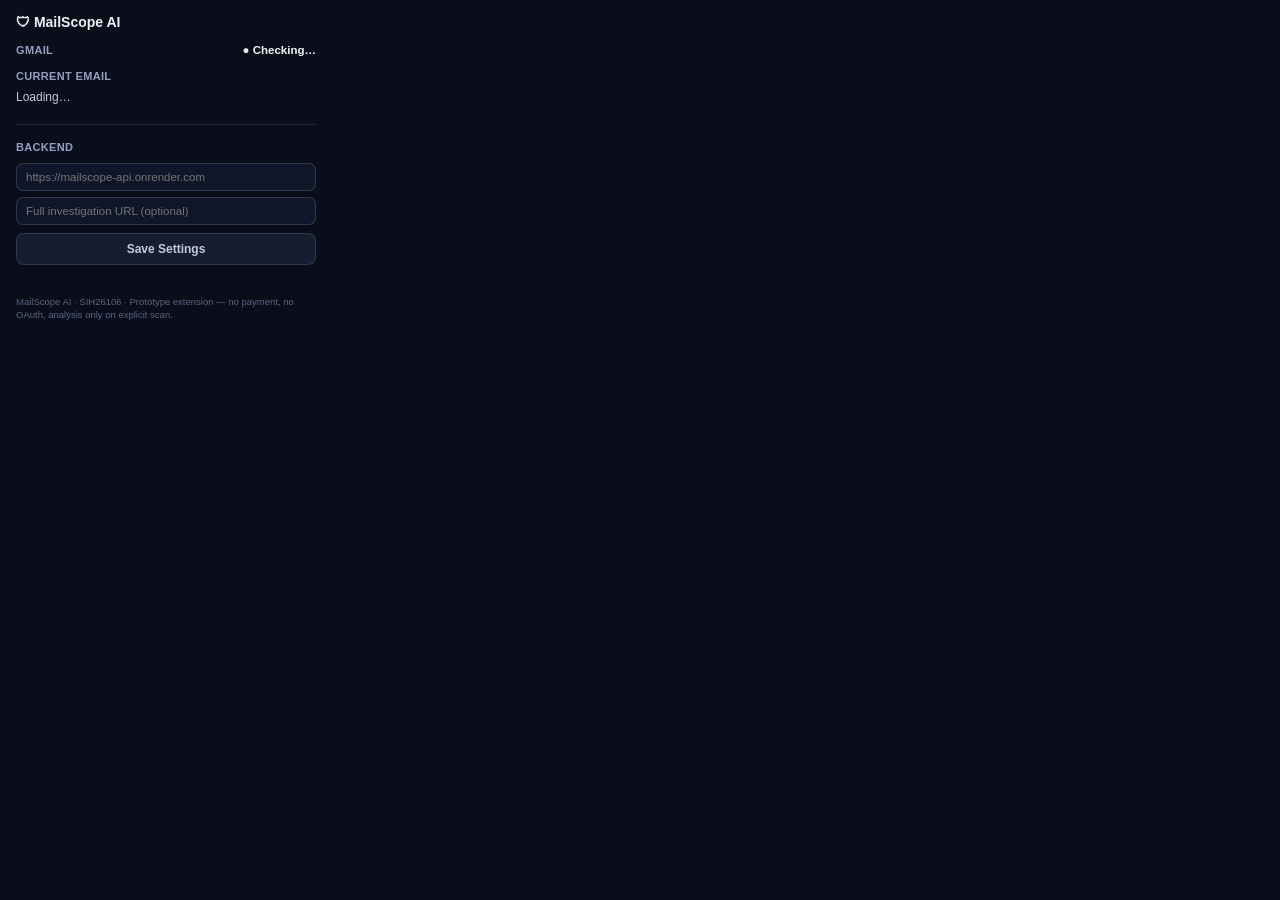
<file: extension/popup/popup.html>
<!DOCTYPE html>
<html>
<head>
<meta charset="utf-8">
<title>MailScope AI</title>
<link rel="stylesheet" href="popup.css">
</head>
<body>
  <div class="ms-header">
    <span class="ms-logo">🛡 MailScope AI</span>
  </div>

  <div class="ms-row">
    <span class="ms-label">Gmail</span>
    <span id="ms-gmail-status" class="ms-status">● Checking…</span>
  </div>

  <div id="ms-current-block">
    <div class="ms-label" style="margin-top:10px;">Current email</div>
    <div id="ms-current-content" class="ms-current-content">Loading…</div>
  </div>

  <button id="ms-open-investigation" class="ms-btn" style="display:none;">Open Investigation</button>
  <button id="ms-scan" class="ms-btn" style="display:none;">Scan with MailScope</button>

  <div class="ms-divider"></div>

  <div class="ms-row">
    <span class="ms-label">Backend</span>
  </div>
  <input id="ms-backend-input" class="ms-input" spellcheck="false" placeholder="https://mailscope-api.onrender.com">
  <input id="ms-webapp-input" class="ms-input" spellcheck="false" style="margin-top:6px;" placeholder="Full investigation URL (optional)">
  <button id="ms-save-settings" class="ms-btn ms-btn-secondary">Save Settings</button>
  <div id="ms-save-note" class="ms-note"></div>

  <div class="ms-footer">MailScope AI · SIH26106 · Prototype extension — no payment, no OAuth, analysis only on explicit scan.</div>

  <script src="popup.js"></script>
</body>
</html>
</file>
<file: extension/popup/popup.css>
body {
  width: 300px;
  margin: 0;
  padding: 14px 16px 12px;
  background: #0a0e1a;
  color: #eef1f9;
  font-family: -apple-system, "Segoe UI", Roboto, Inter, sans-serif;
  font-size: 12.5px;
}
.ms-header { margin-bottom: 10px; }
.ms-logo { font-size: 14px; font-weight: 800; }
.ms-row { display: flex; align-items: center; justify-content: space-between; padding: 4px 0; }
.ms-label { color: #93a0c2; font-size: 11px; font-weight: 700; text-transform: uppercase; letter-spacing: .03em; }
.ms-status { font-size: 11.5px; font-weight: 700; }
.ms-status.connected { color: #3fe0a0; }
.ms-status.disconnected { color: #93a0c2; }
.ms-current-content { font-size: 12px; color: #c3cadb; line-height: 1.5; padding: 6px 0; }
.ms-current-content .risk-line { font-weight: 800; font-size: 14px; margin: 4px 0; }
.ms-btn {
  width: 100%; margin-top: 8px; padding: 8px 10px; border-radius: 8px; border: none;
  font-weight: 700; font-size: 12px; color: #fff; cursor: pointer;
  background: linear-gradient(135deg, #4c8dff, #9b6bff);
}
.ms-btn:hover { filter: brightness(1.08); }
.ms-btn-secondary { background: #171d30; color: #c3cadb; border: 1px solid rgba(255,255,255,0.12); }
.ms-divider { height: 1px; background: rgba(255,255,255,0.10); margin: 12px 0; }
.ms-input {
  width: 100%; box-sizing: border-box; padding: 7px 9px; border-radius: 7px;
  border: 1px solid rgba(255,255,255,0.14); background: #10162a; color: #eef1f9; font-size: 11.5px; margin-top: 6px;
}
.ms-note { font-size: 10.5px; color: #3fe0a0; margin-top: 6px; min-height: 12px; }
.ms-footer { font-size: 9.5px; color: #5a6482; margin-top: 12px; line-height: 1.4; }
</file>
